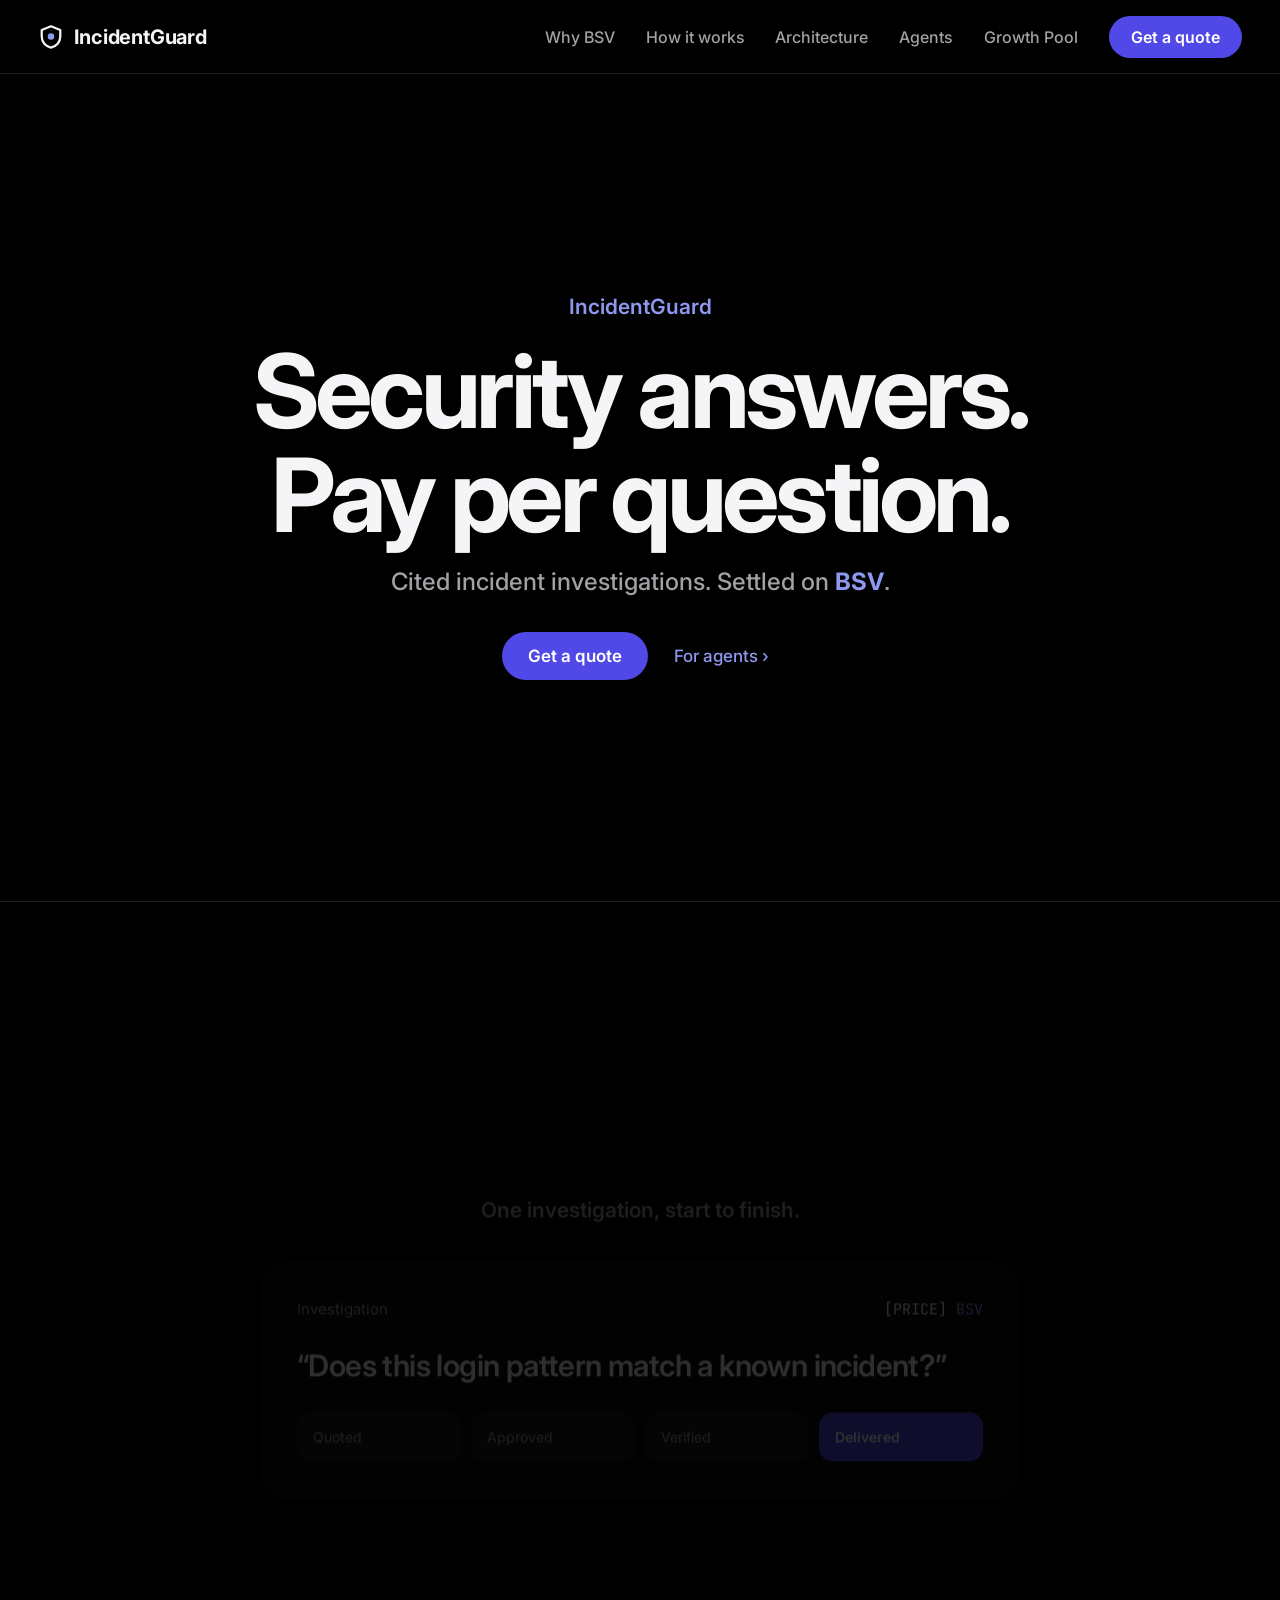
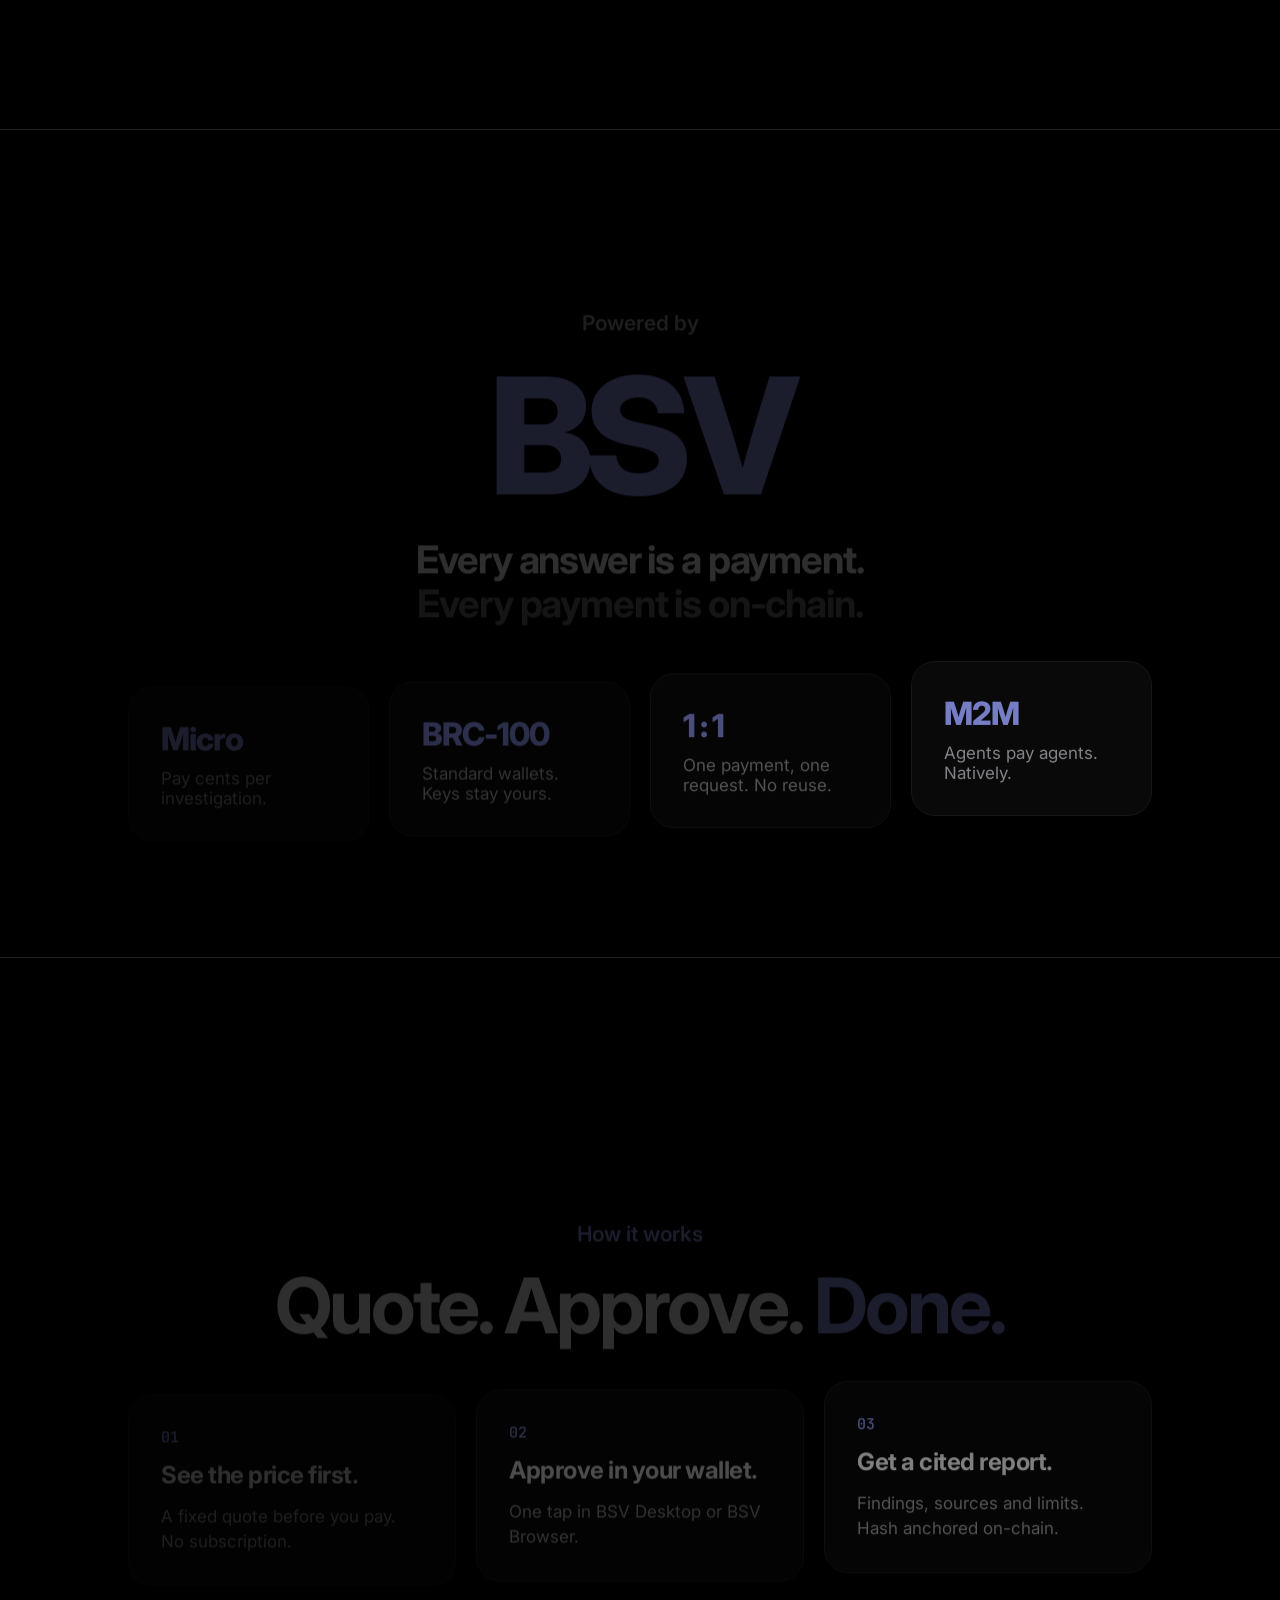
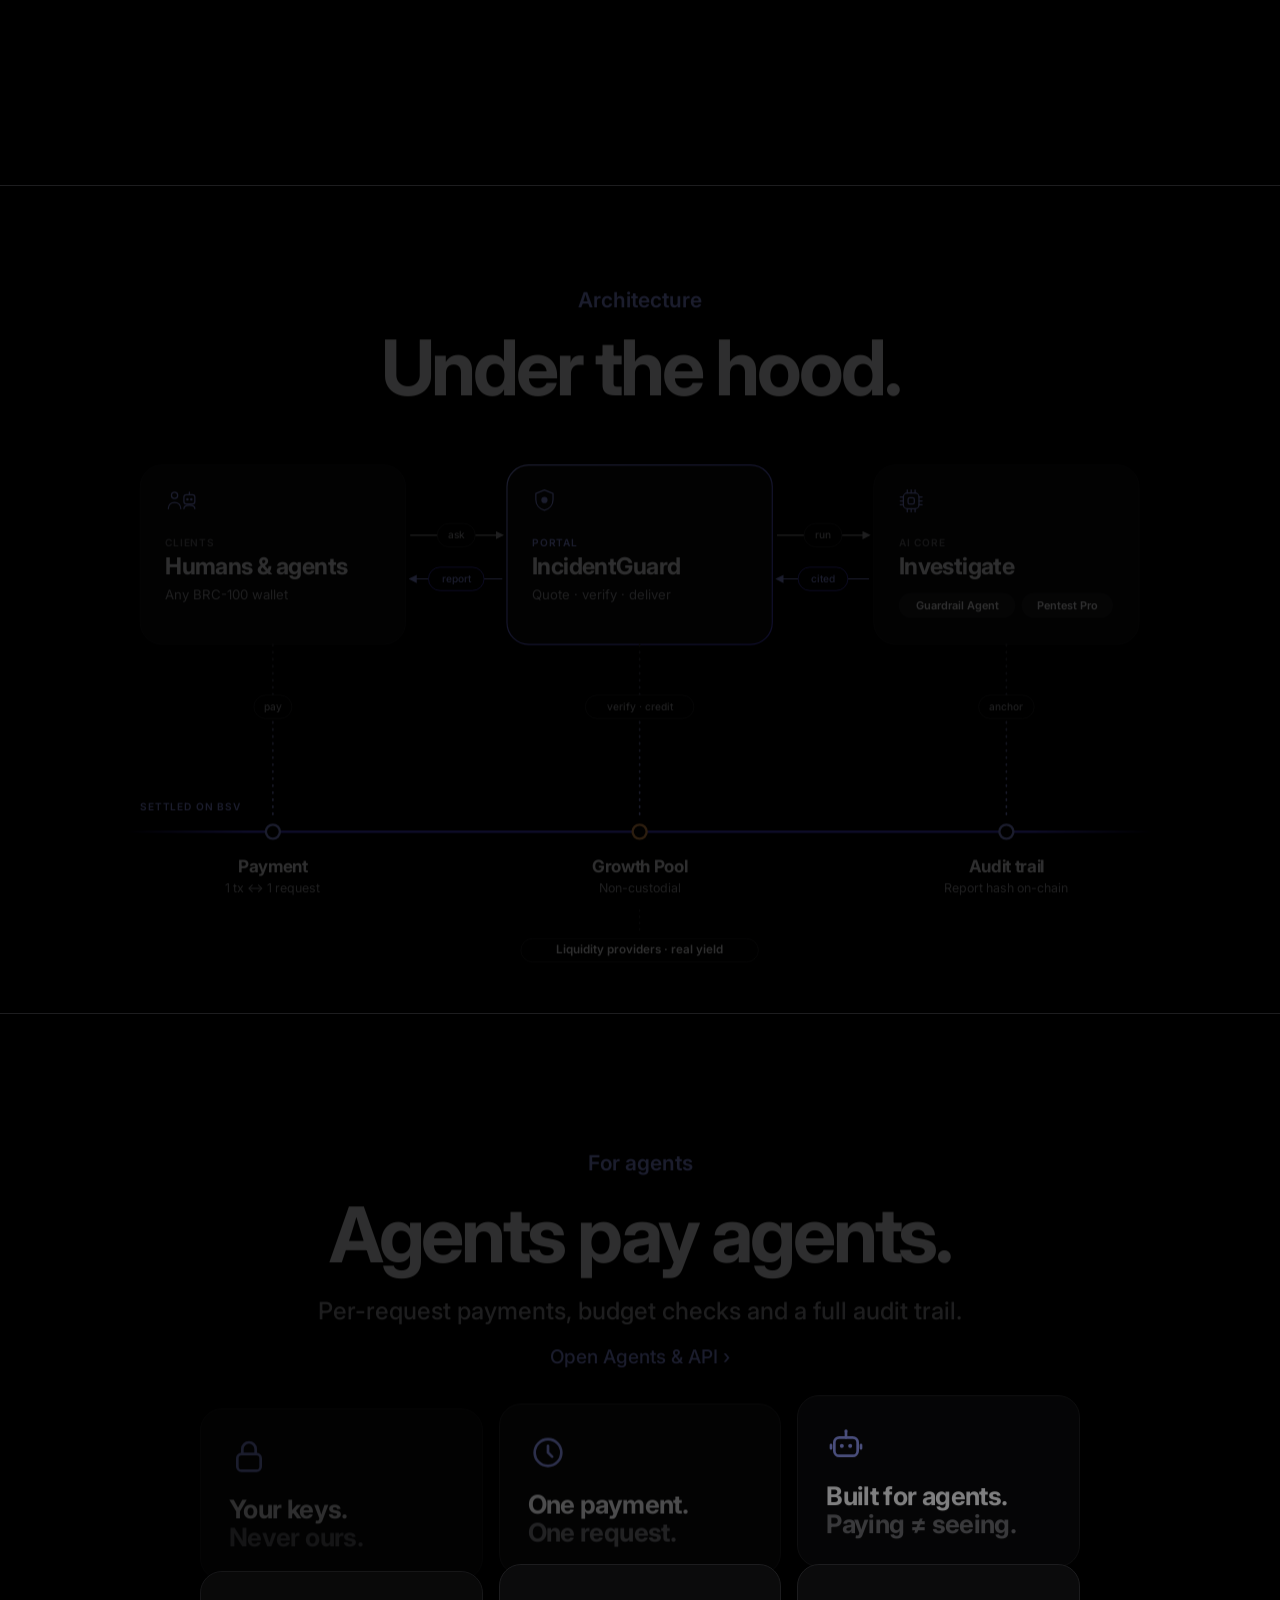
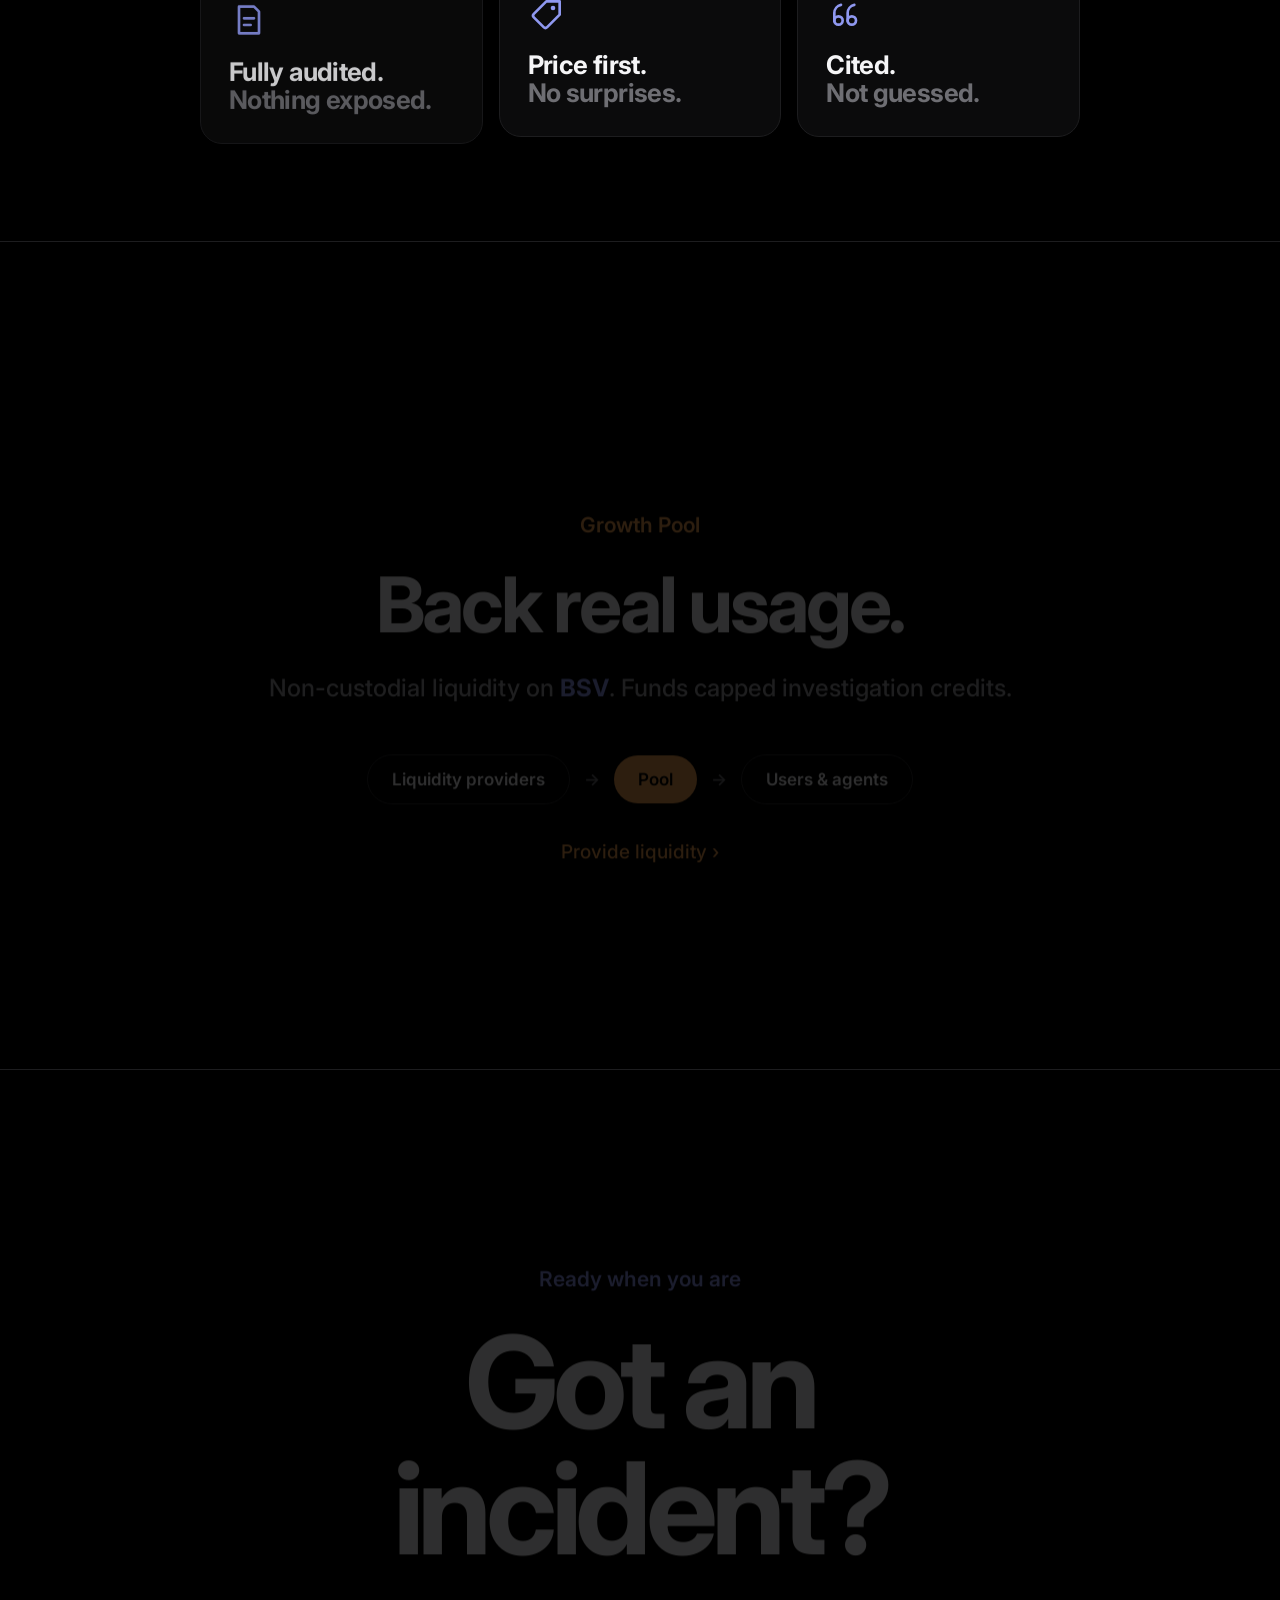
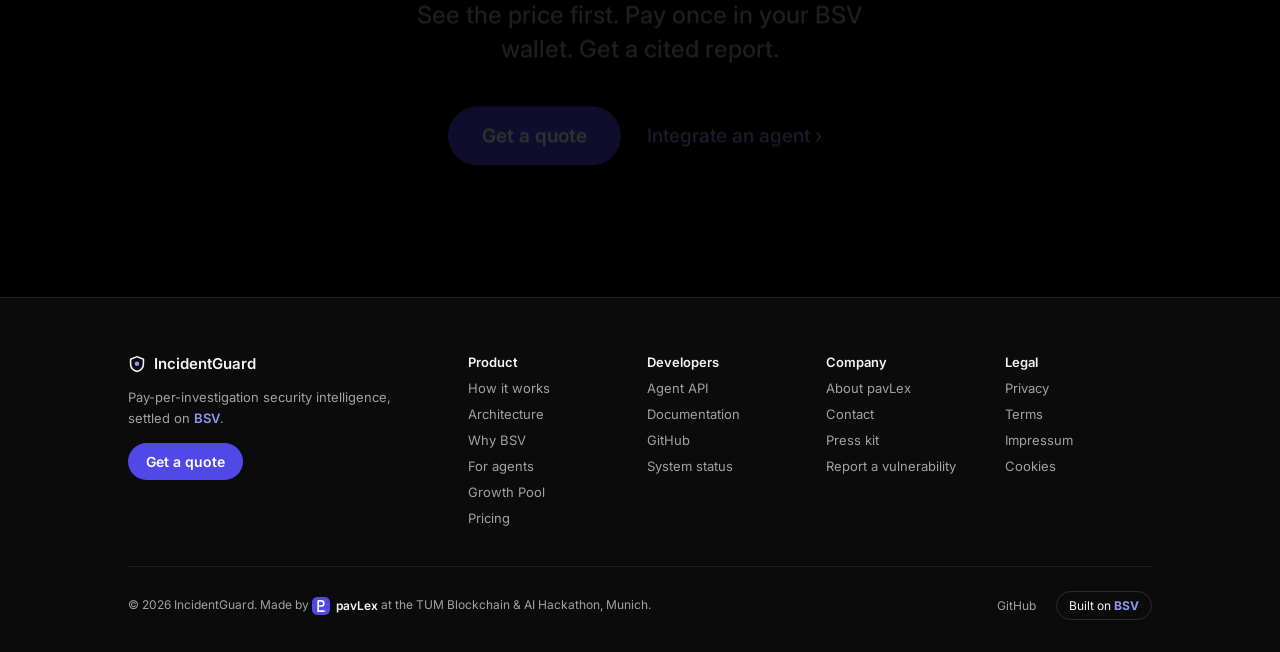
<file: index.html>
<!doctype html>
<html lang="en">
<head>
<meta charset="utf-8">
<title>IncidentGuard</title>
<meta http-equiv="refresh" content="0; url=landing-page/">
<link rel="canonical" href="landing-page/">
</head>
<body><a href="landing-page/">Open the IncidentGuard landing page</a></body>
</html>
</file>
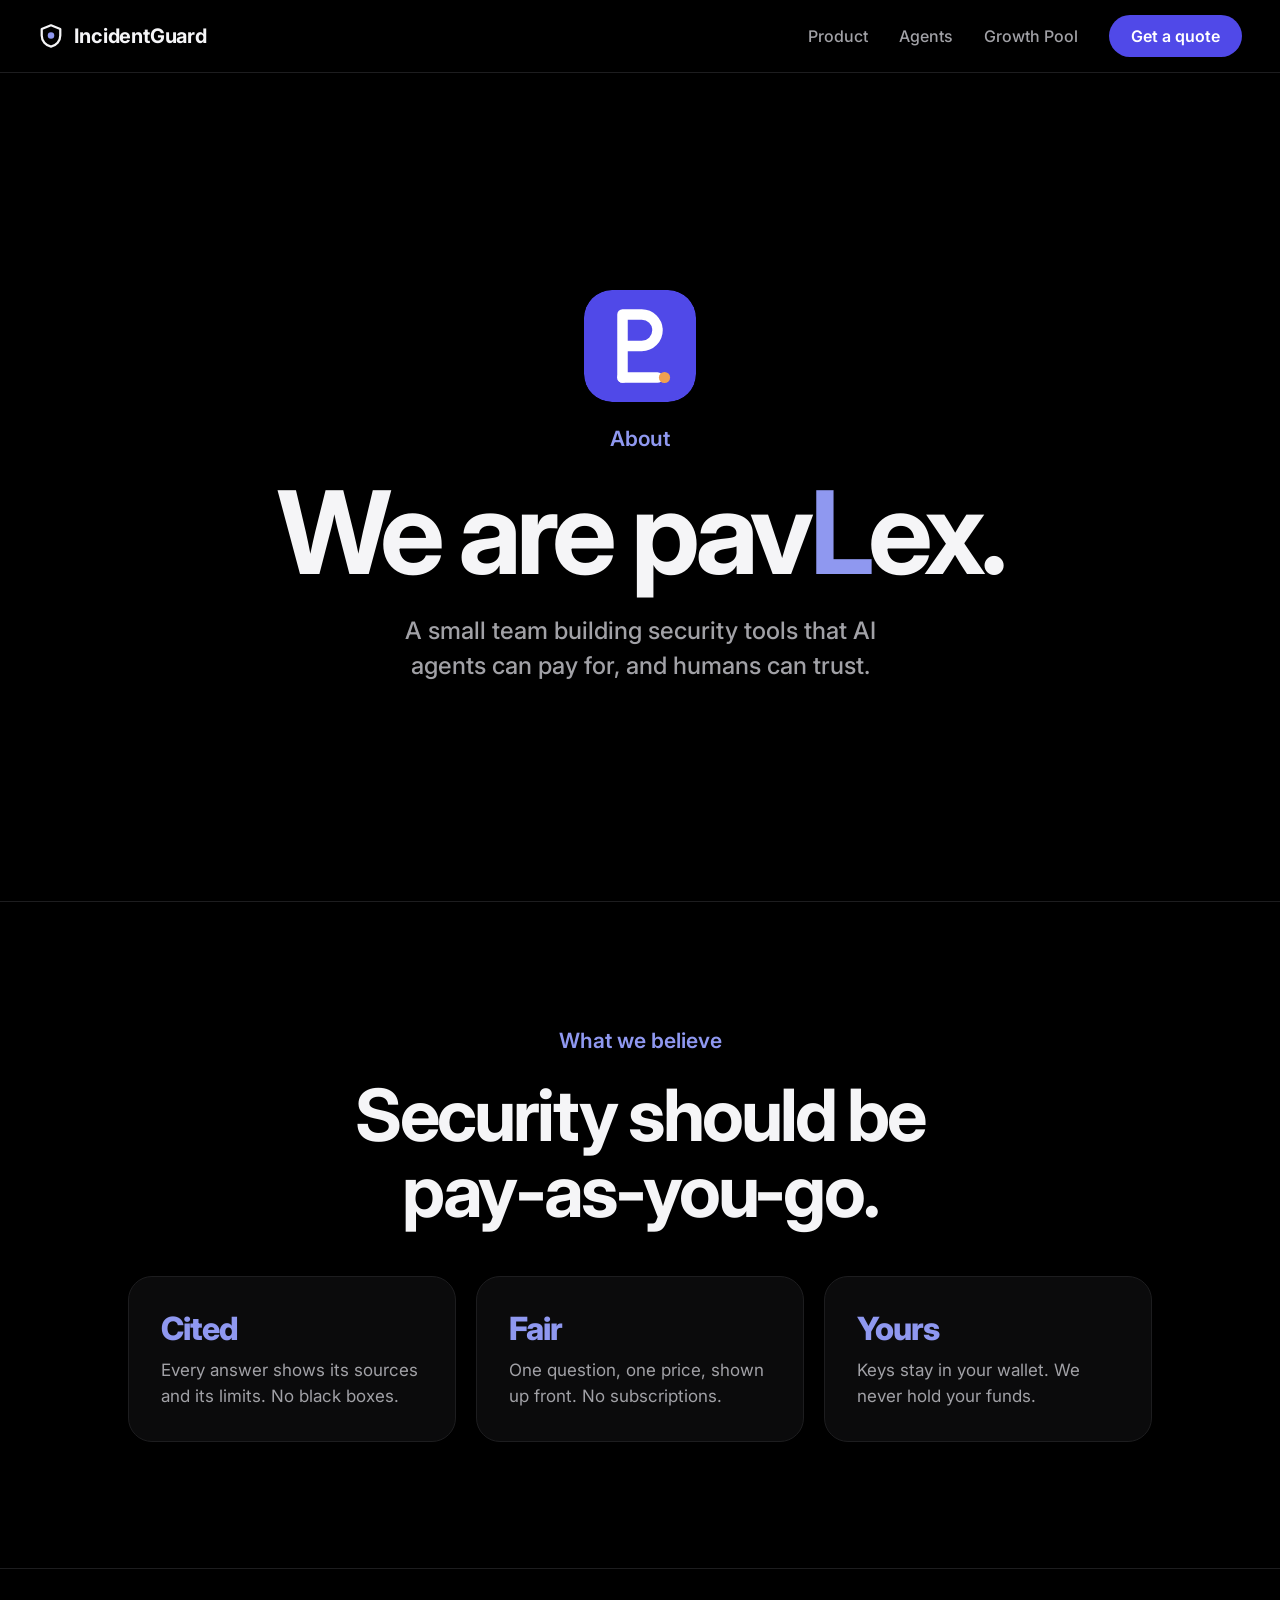
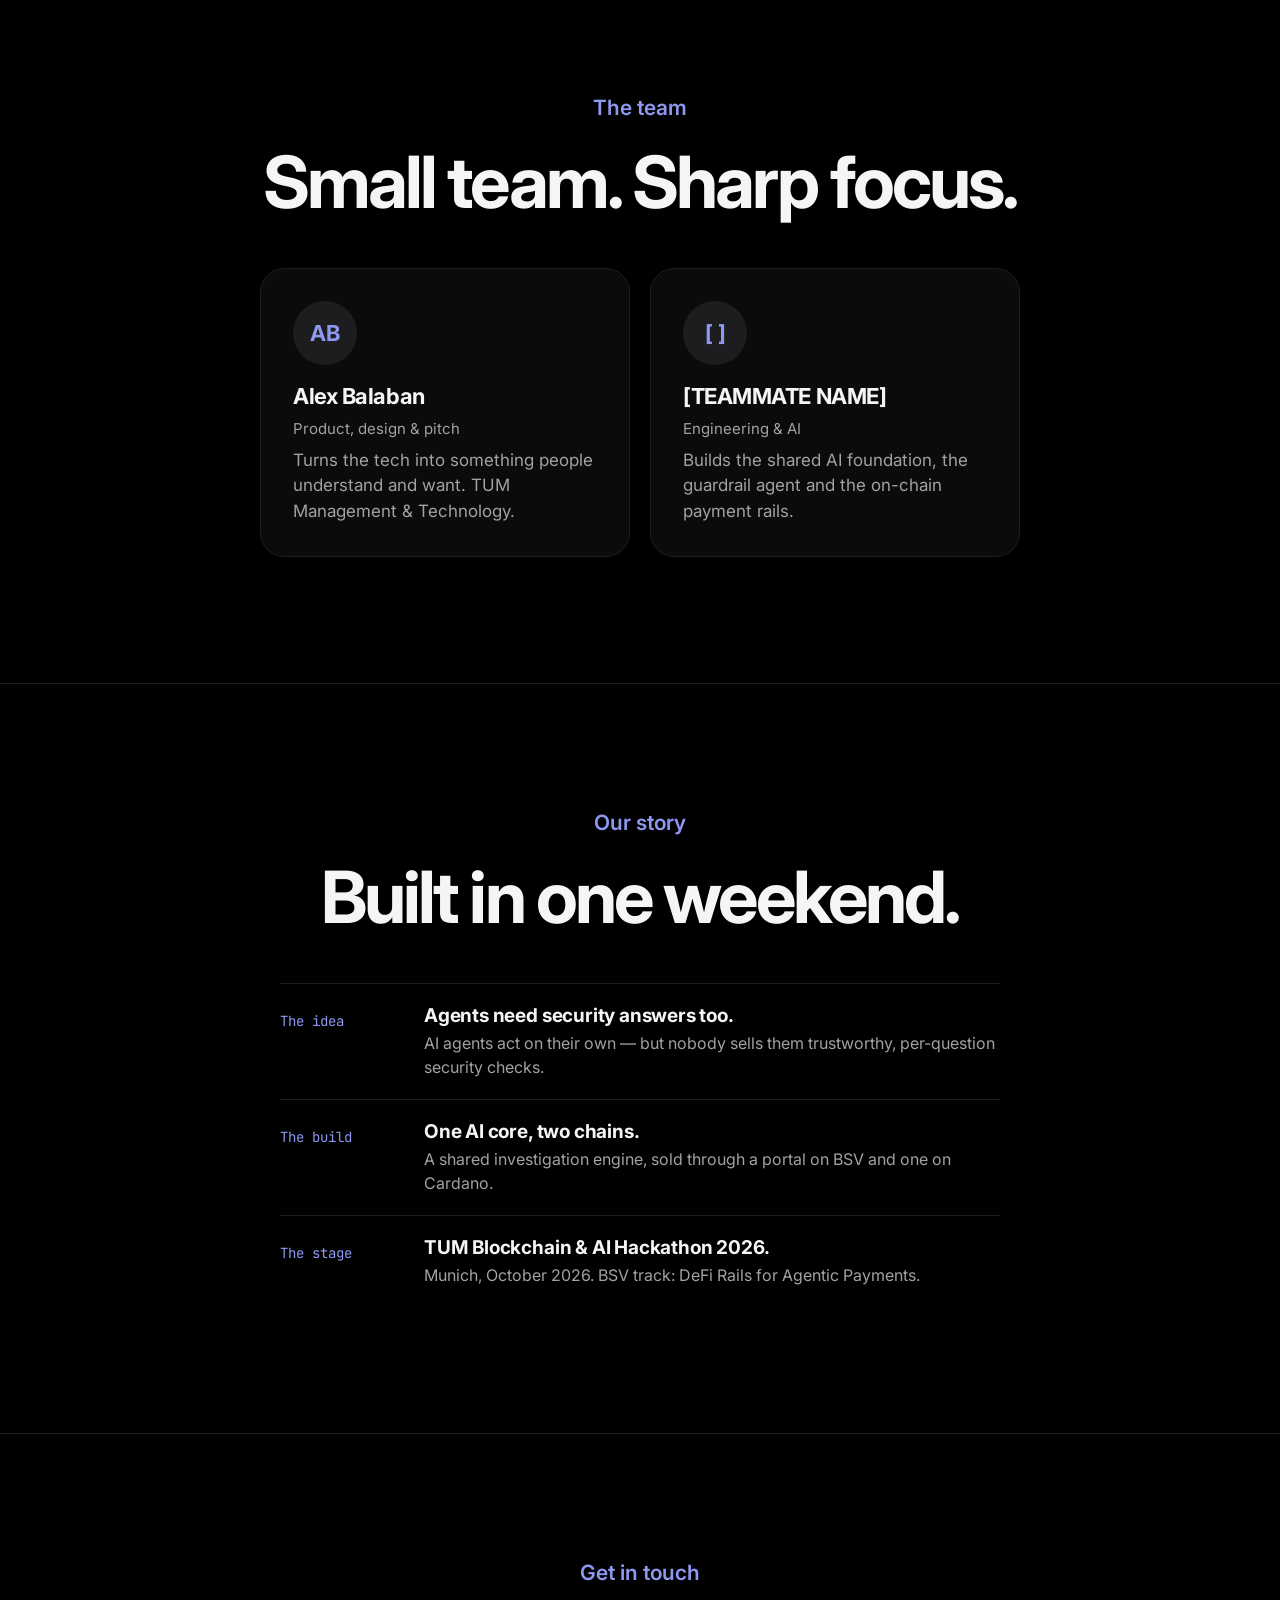
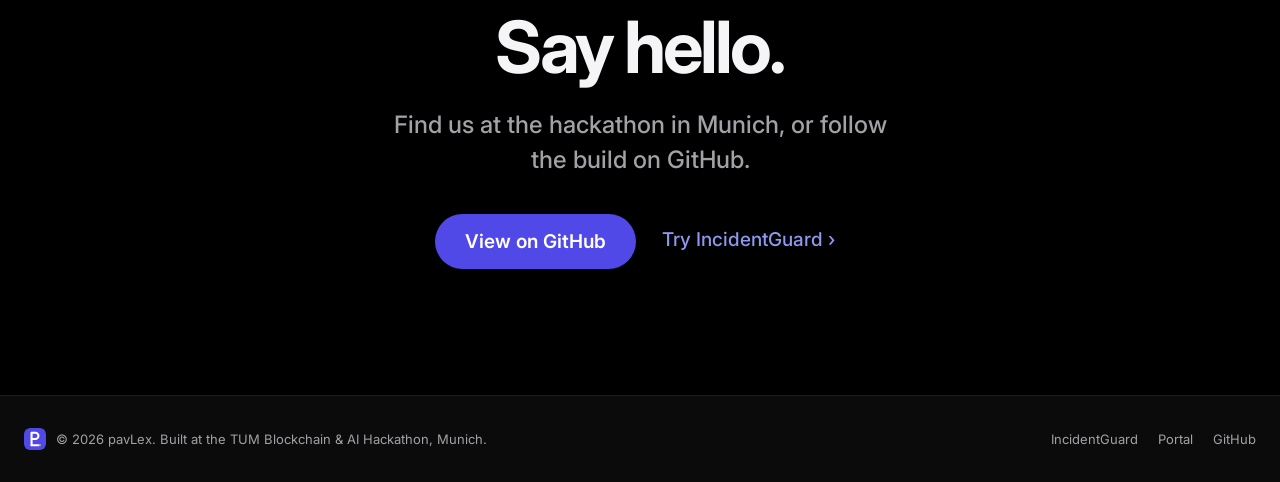
<file: about/index.html>
<!doctype html>
<html lang="en">
<head>
<meta charset="utf-8">
<meta name="viewport" content="width=device-width, initial-scale=1">
<title>About pavLex — the team behind IncidentGuard</title>
<link rel="icon" href="../brand/pavlex-mark.svg" type="image/svg+xml">
<link rel="preconnect" href="https://fonts.googleapis.com">
<link href="https://fonts.googleapis.com/css2?family=Inter:wght@400;500;600;700;800&amp;family=JetBrains+Mono:wght@400;500&amp;display=swap" rel="stylesheet">
<style>
:root{--accent:#5049E8;--accent-text:#8F98F0;--ember:#F0A050;--card:#0B0B0C;--line:#1D1D1F;--line2:#2C2C2E;--text:#F5F5F7;--muted:#A1A1A6;--dim:#6E6E73}
*{box-sizing:border-box}
body{margin:0;background:#000;color:var(--text);font-family:Inter,system-ui,sans-serif;-webkit-font-smoothing:antialiased}
a{color:var(--text)}a:hover{color:#fff}
header.top{position:sticky;top:0;z-index:10;background:rgba(0,0,0,.8);backdrop-filter:saturate(180%) blur(20px);-webkit-backdrop-filter:saturate(180%) blur(20px);border-bottom:1px solid var(--line)}
header.top nav{padding:0 clamp(20px,3vw,48px);min-height:72px;display:flex;align-items:center;justify-content:space-between;gap:16px;flex-wrap:wrap}
.links{display:flex;align-items:center;gap:clamp(18px,2.4vw,36px);font-size:16px;font-weight:500}
.links a{text-decoration:none;color:var(--muted)}.links a:hover{color:var(--text)}
.cta{text-decoration:none;background:var(--accent);color:#fff !important;padding:11px 22px;border-radius:980px;font-weight:600;transition:filter .15s}.cta:hover{filter:brightness(1.15)}
section{padding:clamp(80px,14vh,140px) 24px;display:flex;flex-direction:column;align-items:center;text-align:center;gap:24px}
section+section{border-top:1px solid var(--line)}
.eyebrow{margin:0;font-size:21px;font-weight:600;color:var(--accent-text)}
h1{margin:0;font-size:clamp(56px,9vw,128px);line-height:1;letter-spacing:-.05em;font-weight:700}
h2{margin:0;font-size:clamp(40px,6vw,72px);line-height:1.05;letter-spacing:-.04em;font-weight:700}
.lead{margin:0;max-width:34ch;font-size:clamp(19px,2vw,24px);line-height:1.45;color:var(--muted);font-weight:500}
.grid{width:100%;max-width:1024px;display:grid;grid-template-columns:repeat(auto-fit,minmax(240px,1fr));gap:20px;padding-top:24px;text-align:left}
.card{background:var(--card);border:1px solid var(--line);border-radius:24px;padding:32px;display:flex;flex-direction:column;gap:10px}
.card .big{font-size:32px;font-weight:800;letter-spacing:-.03em;color:var(--accent-text)}
.card p{margin:0;font-size:17px;line-height:1.5;color:var(--muted)}
.avatar{width:64px;height:64px;border-radius:50%;background:var(--line);display:grid;place-items:center;font-size:22px;font-weight:700;color:var(--accent-text);margin-bottom:8px}
.role{font-size:15px;color:var(--muted)}
.name{font-size:22px;font-weight:700;letter-spacing:-.02em}
.timeline{width:100%;max-width:720px;text-align:left;list-style:none;margin:0;padding:24px 0 0;display:flex;flex-direction:column}
.timeline li{display:grid;grid-template-columns:120px 1fr;gap:24px;padding:20px 0;border-top:1px solid var(--line)}
.timeline .when{font-family:'JetBrains Mono',monospace;font-size:14px;color:var(--accent-text);padding-top:3px}
.timeline b{font-size:19px;letter-spacing:-.01em}
.timeline span{display:block;margin-top:4px;color:var(--muted);font-size:16px;line-height:1.5}
.btns{display:flex;flex-wrap:wrap;justify-content:center;gap:16px;padding-top:12px}
.ghost{text-decoration:none;color:var(--accent-text);padding:14px 10px;font-weight:500;font-size:19px}
footer{border-top:1px solid var(--line);background:var(--card);padding:32px 24px;display:flex;flex-wrap:wrap;justify-content:space-between;align-items:center;gap:16px;font-size:13px;color:var(--muted);max-width:none}
footer a{color:var(--muted);text-decoration:none}footer a:hover{color:var(--text)}
.reveal{animation:rise .9s cubic-bezier(.2,.7,.2,1) both}
@keyframes rise{from{opacity:0;transform:translateY(30px)}to{opacity:1;transform:none}}
@media (prefers-reduced-motion:reduce){.reveal{animation:none}}
@media (max-width:560px){.timeline li{grid-template-columns:1fr;gap:6px}.links a:not(.cta){display:none}}
</style>
</head>
<body>

<header class="top">
<nav aria-label="Main">
<a href="../landing-page/" style="display:flex;align-items:center;gap:10px;text-decoration:none;font-weight:700;font-size:20px;letter-spacing:-.01em">
<svg width="26" height="26" viewBox="0 0 28 28" fill="none" aria-hidden="true"><path d="M14 2.5 4 6.5v7c0 6 4.3 10.6 10 12 5.7-1.4 10-6 10-12v-7L14 2.5Z" stroke="#F5F5F7" stroke-width="2.4" stroke-linejoin="round"/><circle cx="14" cy="13.5" r="3.5" fill="#8F98F0"/></svg>
IncidentGuard
</a>
<div class="links">
<a href="../landing-page/">Product</a>
<a href="../portal/agents.html">Agents</a>
<a href="../portal/pool.html">Growth Pool</a>
<a class="cta" href="../portal/">Get a quote</a>
</div>
</nav>
</header>

<main>

<section class="reveal" style="min-height:calc(100vh - 72px);justify-content:center">
<img src="../brand/pavlex-mark.svg" width="112" height="112" alt="" style="border-radius:28px">
<p class="eyebrow">About</p>
<h1>We are pav<span style="color:var(--accent-text)">L</span>ex.</h1>
<p class="lead">A small team building security tools that AI agents can pay for, and humans can trust.</p>
</section>

<section>
<p class="eyebrow">What we believe</p>
<h2>Security should be<br>pay-as-you-go.</h2>
<div class="grid">
<div class="card"><span class="big">Cited</span><p>Every answer shows its sources and its limits. No black boxes.</p></div>
<div class="card"><span class="big">Fair</span><p>One question, one price, shown up front. No subscriptions.</p></div>
<div class="card"><span class="big">Yours</span><p>Keys stay in your wallet. We never hold your funds.</p></div>
</div>
</section>

<section>
<p class="eyebrow">The team</p>
<h2>Small team. Sharp focus.</h2>
<div class="grid" style="max-width:760px">
<div class="card"><span class="avatar">AB</span><span class="name">Alex Balaban</span><span class="role">Product, design &amp; pitch</span><p>Turns the tech into something people understand and want. TUM Management &amp; Technology.</p></div>
<div class="card"><span class="avatar">[ ]</span><span class="name">[TEAMMATE NAME]</span><span class="role">Engineering &amp; AI</span><p>Builds the shared AI foundation, the guardrail agent and the on-chain payment rails.</p></div>
</div>
</section>

<section>
<p class="eyebrow">Our story</p>
<h2>Built in one weekend.</h2>
<ol class="timeline">
<li><span class="when">The idea</span><div><b>Agents need security answers too.</b><span>AI agents act on their own — but nobody sells them trustworthy, per-question security checks.</span></div></li>
<li><span class="when">The build</span><div><b>One AI core, two chains.</b><span>A shared investigation engine, sold through a portal on BSV and one on Cardano.</span></div></li>
<li><span class="when">The stage</span><div><b>TUM Blockchain &amp; AI Hackathon 2026.</b><span>Munich, October 2026. BSV track: DeFi Rails for Agentic Payments.</span></div></li>
</ol>
</section>

<section id="contact">
<p class="eyebrow">Get in touch</p>
<h2>Say hello.</h2>
<p class="lead">Find us at the hackathon in Munich, or follow the build on GitHub.</p>
<div class="btns">
<a class="cta" href="https://github.com/alexandru-balaban/BSV_TRACK" style="padding:16px 30px;font-size:19px">View on GitHub</a>
<a class="ghost" href="../portal/">Try IncidentGuard ›</a>
</div>
</section>

</main>

<footer>
<span style="display:flex;align-items:center;gap:10px"><img src="../brand/pavlex-mark.svg" width="22" height="22" alt="" style="border-radius:6px">© 2026 pavLex. Built at the TUM Blockchain &amp; AI Hackathon, Munich.</span>
<span style="display:flex;gap:20px"><a href="../landing-page/">IncidentGuard</a><a href="../portal/">Portal</a><a href="https://github.com/alexandru-balaban/BSV_TRACK">GitHub</a></span>
</footer>

</body>
</html>
</file>
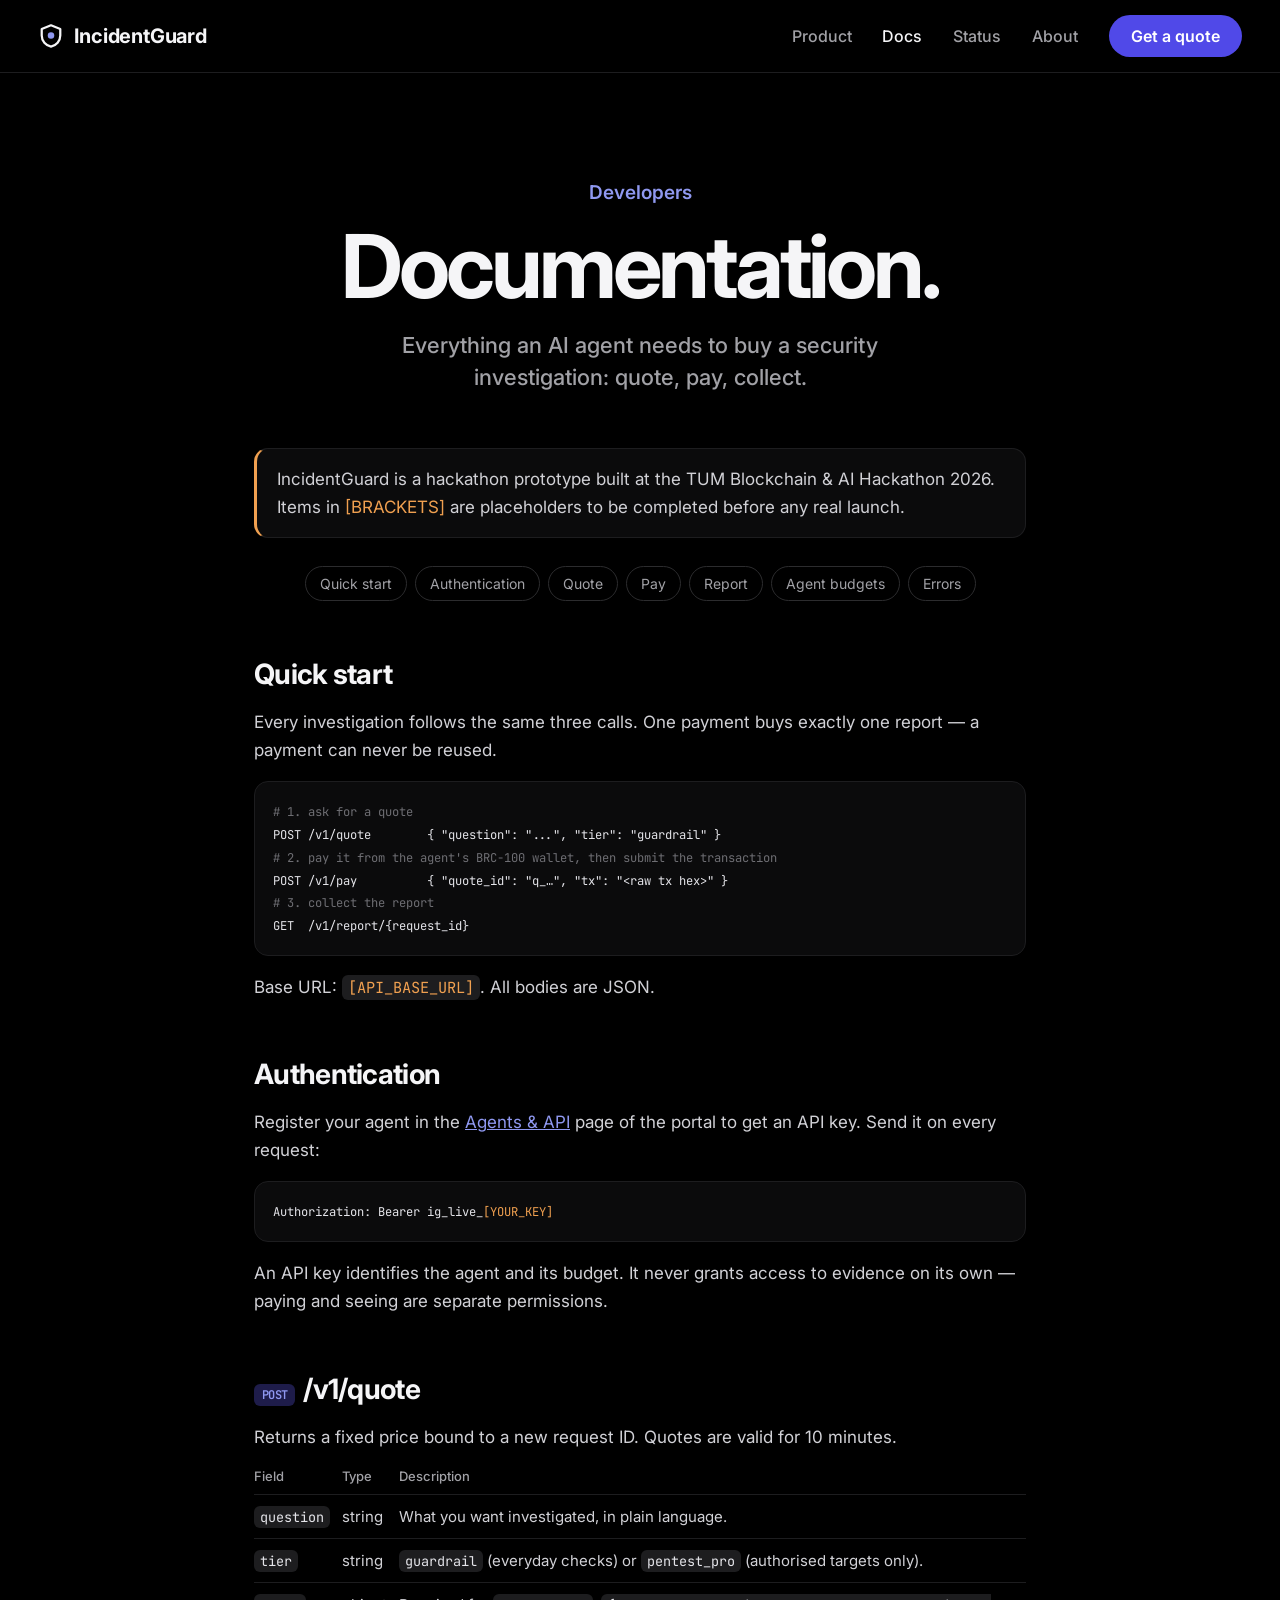
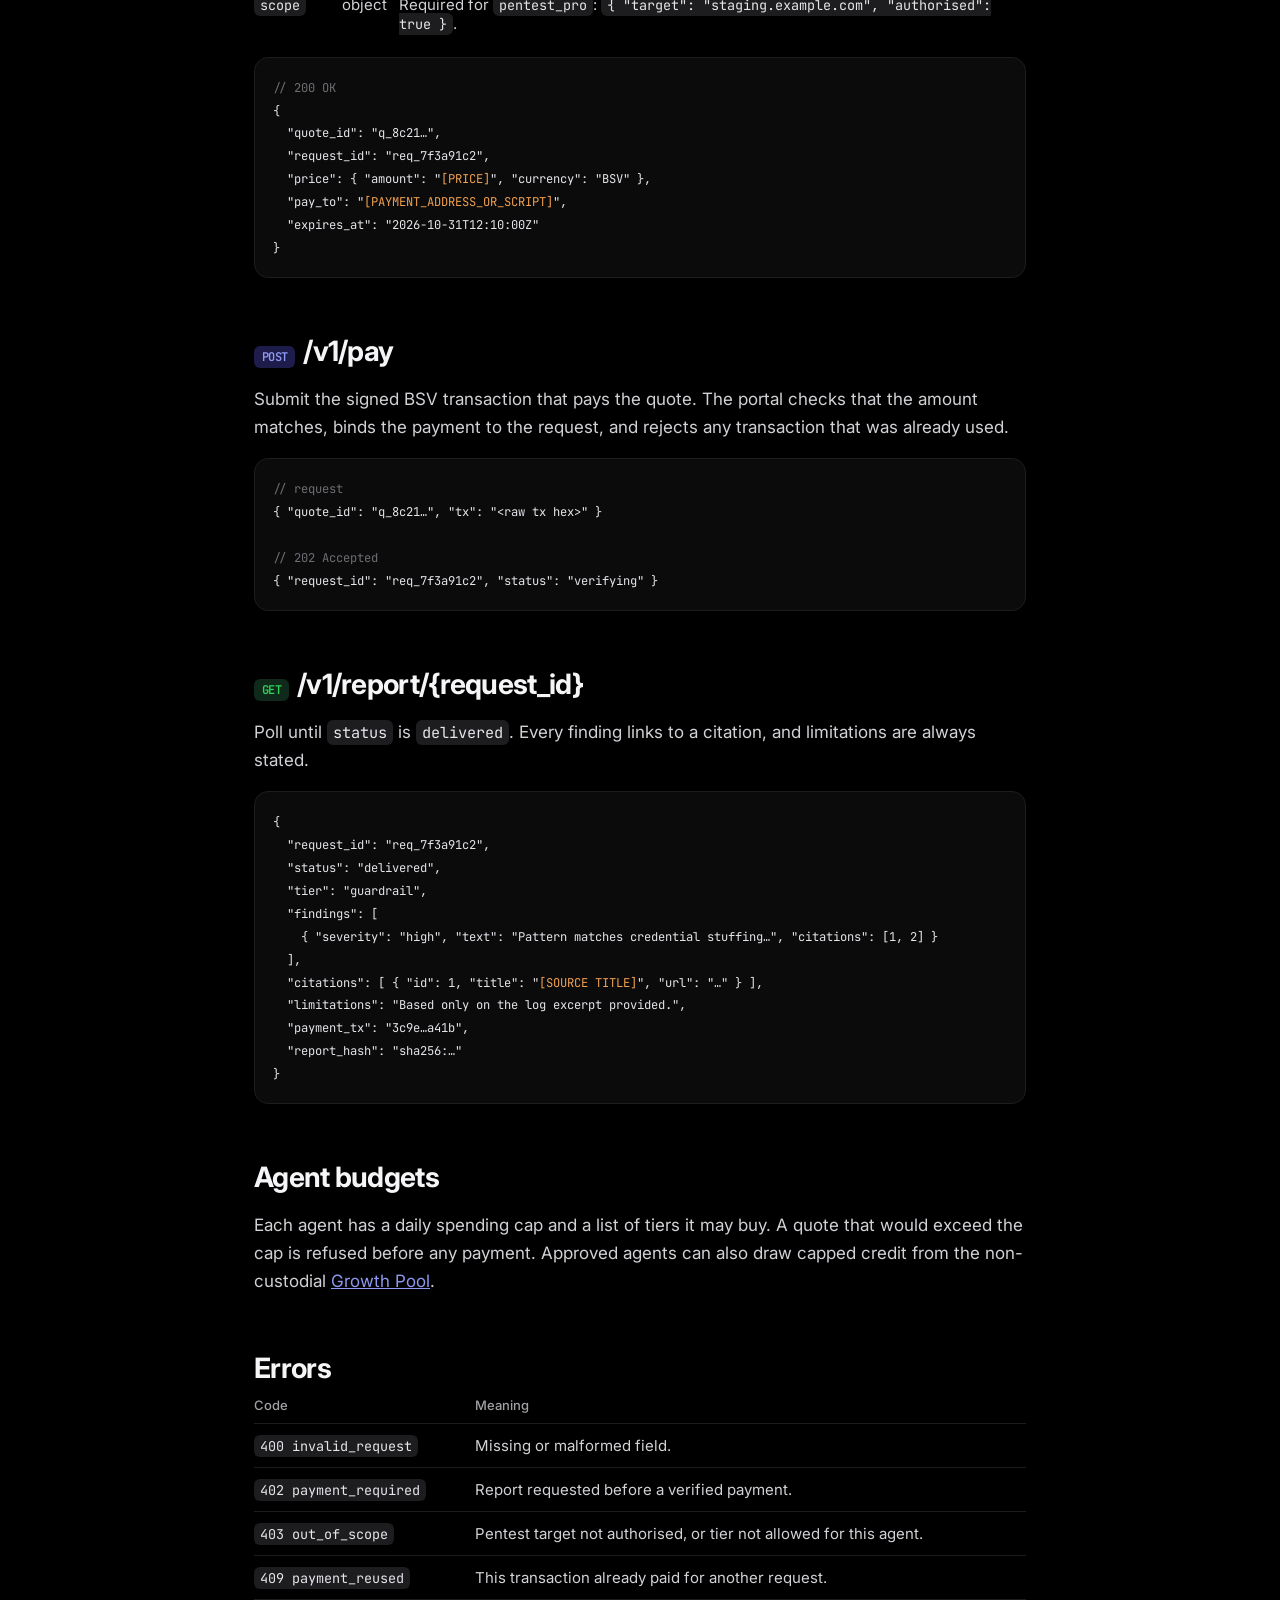
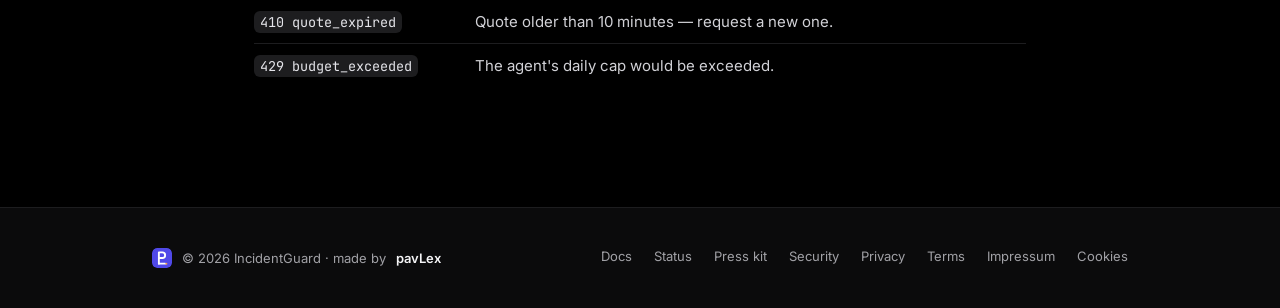
<file: docs/index.html>
<!doctype html>
<html lang="en">
<head>
<meta charset="utf-8">
<meta name="viewport" content="width=device-width, initial-scale=1">
<title>Documentation — IncidentGuard</title>
<link rel="icon" href="../brand/pavlex-mark.svg" type="image/svg+xml">
<link rel="preconnect" href="https://fonts.googleapis.com">
<link href="https://fonts.googleapis.com/css2?family=Inter:wght@400;500;600;700&amp;family=JetBrains+Mono:wght@400;500&amp;display=swap" rel="stylesheet">
<link rel="stylesheet" href="../assets/site.css">
</head>
<body>
<header class="top"><nav aria-label="Main">
<a class="brand" href="../landing-page/"><svg width="26" height="26" viewBox="0 0 28 28" fill="none" aria-hidden="true"><path d="M14 2.5 4 6.5v7c0 6 4.3 10.6 10 12 5.7-1.4 10-6 10-12v-7L14 2.5Z" stroke="#F5F5F7" stroke-width="2.4" stroke-linejoin="round"/><circle cx="14" cy="13.5" r="3.5" fill="#8F98F0"/></svg>IncidentGuard</a>
<div class="links"><a href="../landing-page/">Product</a><a href="../docs/" aria-current="page">Docs</a><a href="../status/">Status</a><a href="../about/">About</a><a class="cta" href="../portal/">Get a quote</a></div>
</nav></header>
<main>
<section class="hero"><p class="eyebrow">Developers</p><h1>Documentation.</h1><p class="lead">Everything an AI agent needs to buy a security investigation: quote, pay, collect.</p></section>
<div class="wrap prose">
<p class="note">IncidentGuard is a hackathon prototype built at the TUM Blockchain &amp; AI Hackathon 2026. Items in <span class="ph">[BRACKETS]</span> are placeholders to be completed before any real launch.</p>
<div class="toc" style="margin-top:28px"><a href="#quickstart">Quick start</a><a href="#auth">Authentication</a><a href="#quote">Quote</a><a href="#pay">Pay</a><a href="#report">Report</a><a href="#budgets">Agent budgets</a><a href="#errors">Errors</a></div>

<h2 id="quickstart">Quick start</h2>
<p>Every investigation follows the same three calls. One payment buys exactly one report — a payment can never be reused.</p>
<pre><code><span class="k"># 1. ask for a quote</span>
POST /v1/quote        { "question": "...", "tier": "guardrail" }
<span class="k"># 2. pay it from the agent's BRC-100 wallet, then submit the transaction</span>
POST /v1/pay          { "quote_id": "q_…", "tx": "&lt;raw tx hex&gt;" }
<span class="k"># 3. collect the report</span>
GET  /v1/report/{request_id}</code></pre>
<p>Base URL: <code><span class="ph">[API_BASE_URL]</span></code>. All bodies are JSON.</p>

<h2 id="auth">Authentication</h2>
<p>Register your agent in the <a href="../portal/agents.html">Agents &amp; API</a> page of the portal to get an API key. Send it on every request:</p>
<pre><code>Authorization: Bearer ig_live_<span class="ph">[YOUR_KEY]</span></code></pre>
<p>An API key identifies the agent and its budget. It never grants access to evidence on its own — paying and seeing are separate permissions.</p>

<h2 id="quote"><span class="method post">POST</span>/v1/quote</h2>
<p>Returns a fixed price bound to a new request ID. Quotes are valid for 10 minutes.</p>
<table><thead><tr><th>Field</th><th>Type</th><th>Description</th></tr></thead><tbody>
<tr><td><code>question</code></td><td>string</td><td>What you want investigated, in plain language.</td></tr>
<tr><td><code>tier</code></td><td>string</td><td><code>guardrail</code> (everyday checks) or <code>pentest_pro</code> (authorised targets only).</td></tr>
<tr><td><code>scope</code></td><td>object</td><td>Required for <code>pentest_pro</code>: <code>{ "target": "staging.example.com", "authorised": true }</code>.</td></tr>
</tbody></table>
<pre><code><span class="k">// 200 OK</span>
{
  "quote_id": "q_8c21…",
  "request_id": "req_7f3a91c2",
  "price": { "amount": "<span class="ph">[PRICE]</span>", "currency": "BSV" },
  "pay_to": "<span class="ph">[PAYMENT_ADDRESS_OR_SCRIPT]</span>",
  "expires_at": "2026-10-31T12:10:00Z"
}</code></pre>

<h2 id="pay"><span class="method post">POST</span>/v1/pay</h2>
<p>Submit the signed BSV transaction that pays the quote. The portal checks that the amount matches, binds the payment to the request, and rejects any transaction that was already used.</p>
<pre><code><span class="k">// request</span>
{ "quote_id": "q_8c21…", "tx": "&lt;raw tx hex&gt;" }

<span class="k">// 202 Accepted</span>
{ "request_id": "req_7f3a91c2", "status": "verifying" }</code></pre>

<h2 id="report"><span class="method get">GET</span>/v1/report/{request_id}</h2>
<p>Poll until <code>status</code> is <code>delivered</code>. Every finding links to a citation, and limitations are always stated.</p>
<pre><code>{
  "request_id": "req_7f3a91c2",
  "status": "delivered",
  "tier": "guardrail",
  "findings": [
    { "severity": "high", "text": "Pattern matches credential stuffing…", "citations": [1, 2] }
  ],
  "citations": [ { "id": 1, "title": "<span class="ph">[SOURCE TITLE]</span>", "url": "…" } ],
  "limitations": "Based only on the log excerpt provided.",
  "payment_tx": "3c9e…a41b",
  "report_hash": "sha256:…"
}</code></pre>

<h2 id="budgets">Agent budgets</h2>
<p>Each agent has a daily spending cap and a list of tiers it may buy. A quote that would exceed the cap is refused before any payment. Approved agents can also draw capped credit from the non-custodial <a href="../portal/pool.html">Growth Pool</a>.</p>

<h2 id="errors">Errors</h2>
<table><thead><tr><th>Code</th><th>Meaning</th></tr></thead><tbody>
<tr><td><code>400 invalid_request</code></td><td>Missing or malformed field.</td></tr>
<tr><td><code>402 payment_required</code></td><td>Report requested before a verified payment.</td></tr>
<tr><td><code>403 out_of_scope</code></td><td>Pentest target not authorised, or tier not allowed for this agent.</td></tr>
<tr><td><code>409 payment_reused</code></td><td>This transaction already paid for another request.</td></tr>
<tr><td><code>410 quote_expired</code></td><td>Quote older than 10 minutes — request a new one.</td></tr>
<tr><td><code>429 budget_exceeded</code></td><td>The agent's daily cap would be exceeded.</td></tr>
</tbody></table>

</div>
</main>
<footer><div class="in">
<span style="display:flex;align-items:center;gap:10px"><img src="../brand/pavlex-mark.svg" width="20" height="20" alt="" style="border-radius:5px">© 2026 IncidentGuard · made by <a href="../about/" style="color:var(--text);font-weight:600">pavLex</a></span>
<nav aria-label="Footer"><a href="../docs/" aria-current="page">Docs</a><a href="../status/">Status</a><a href="../press/">Press kit</a><a href="../security/">Security</a><a href="../legal/privacy.html">Privacy</a><a href="../legal/terms.html">Terms</a><a href="../legal/impressum.html">Impressum</a><a href="../legal/cookies.html">Cookies</a></nav>
</div></footer>
</body>
</html>
</file>
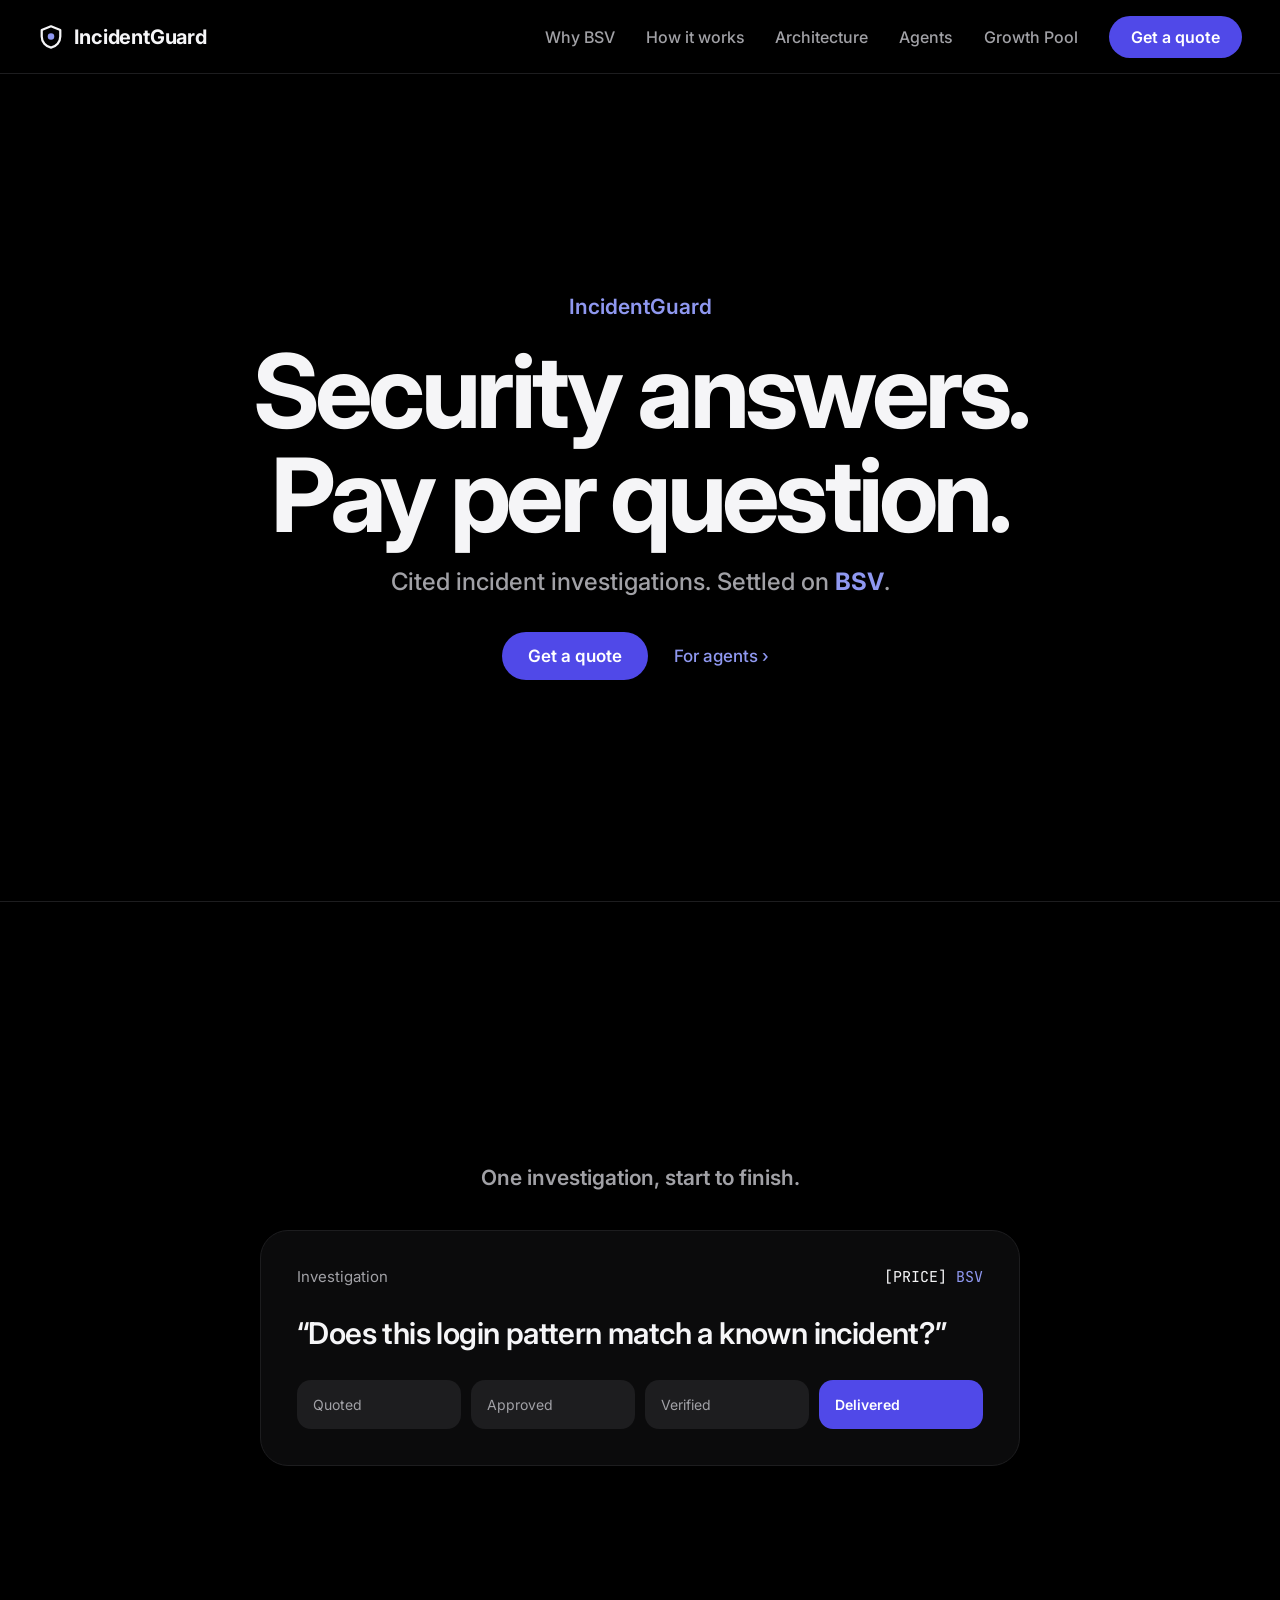
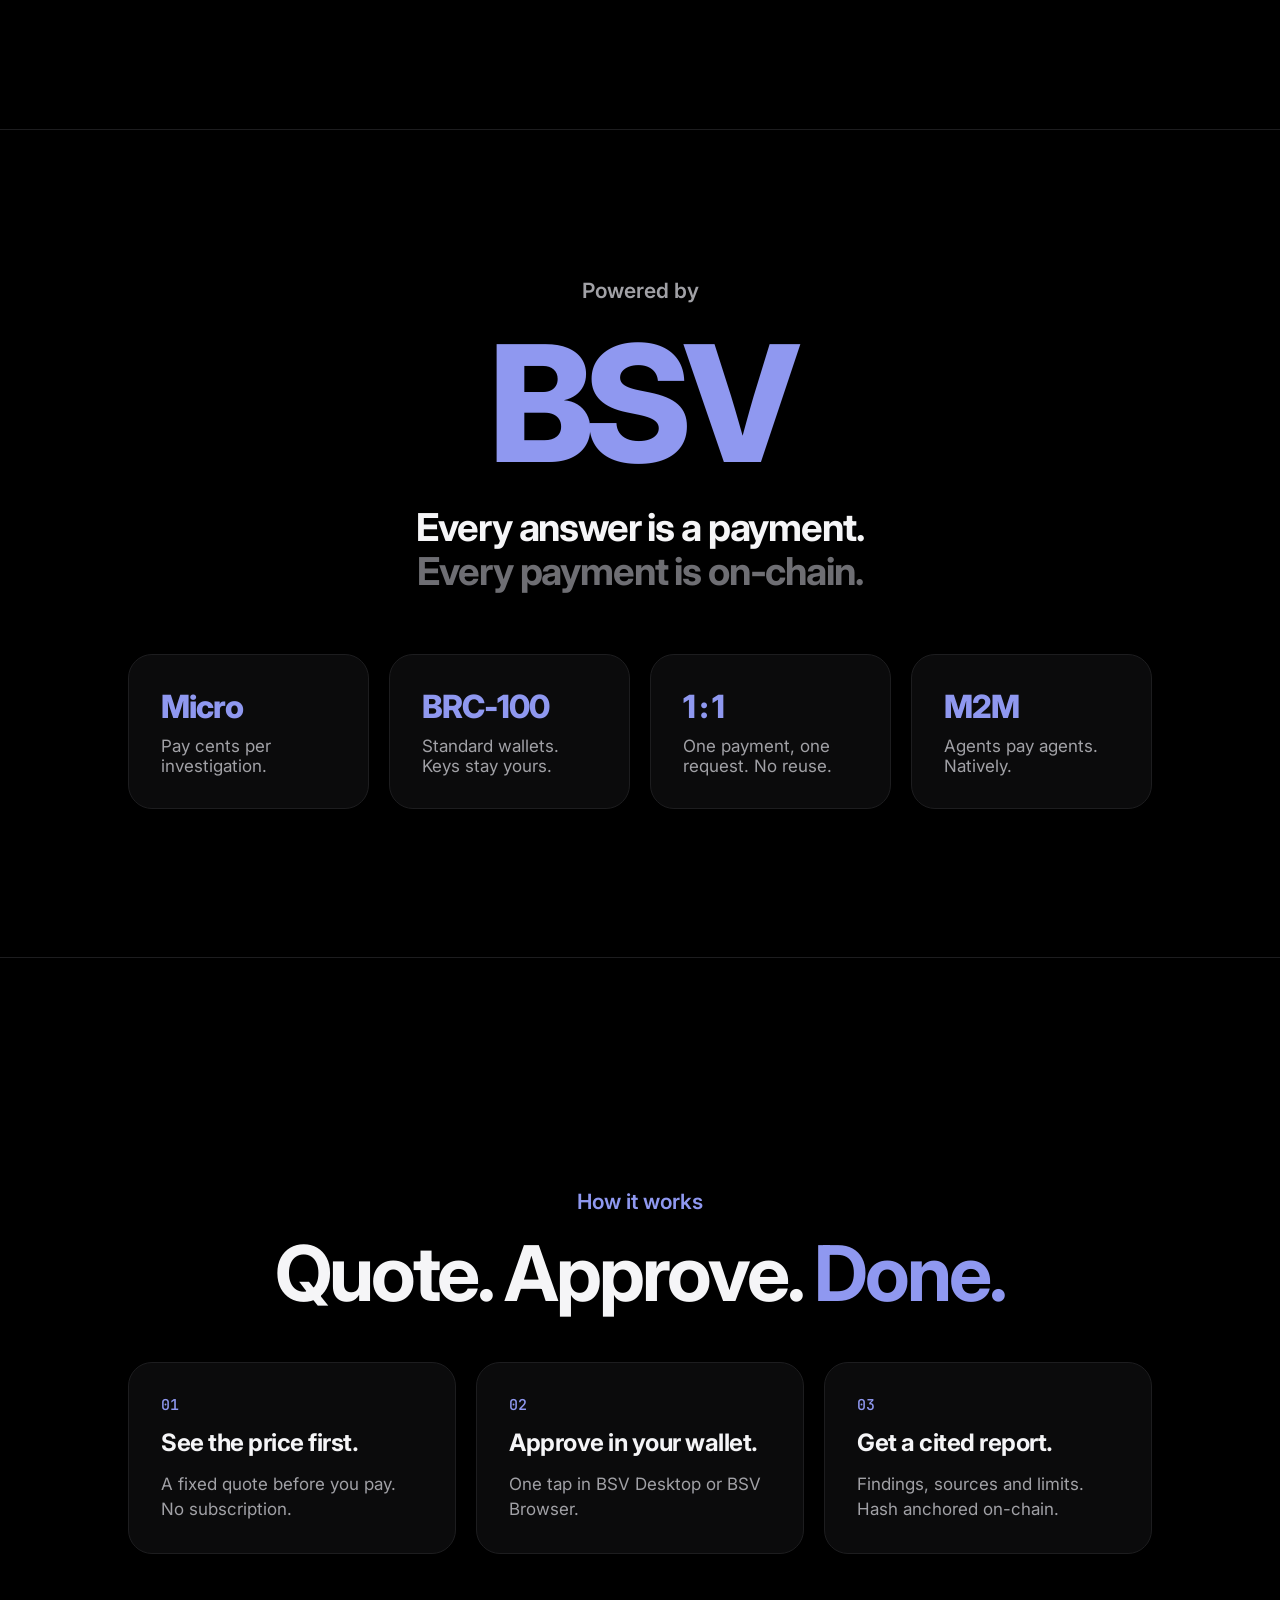
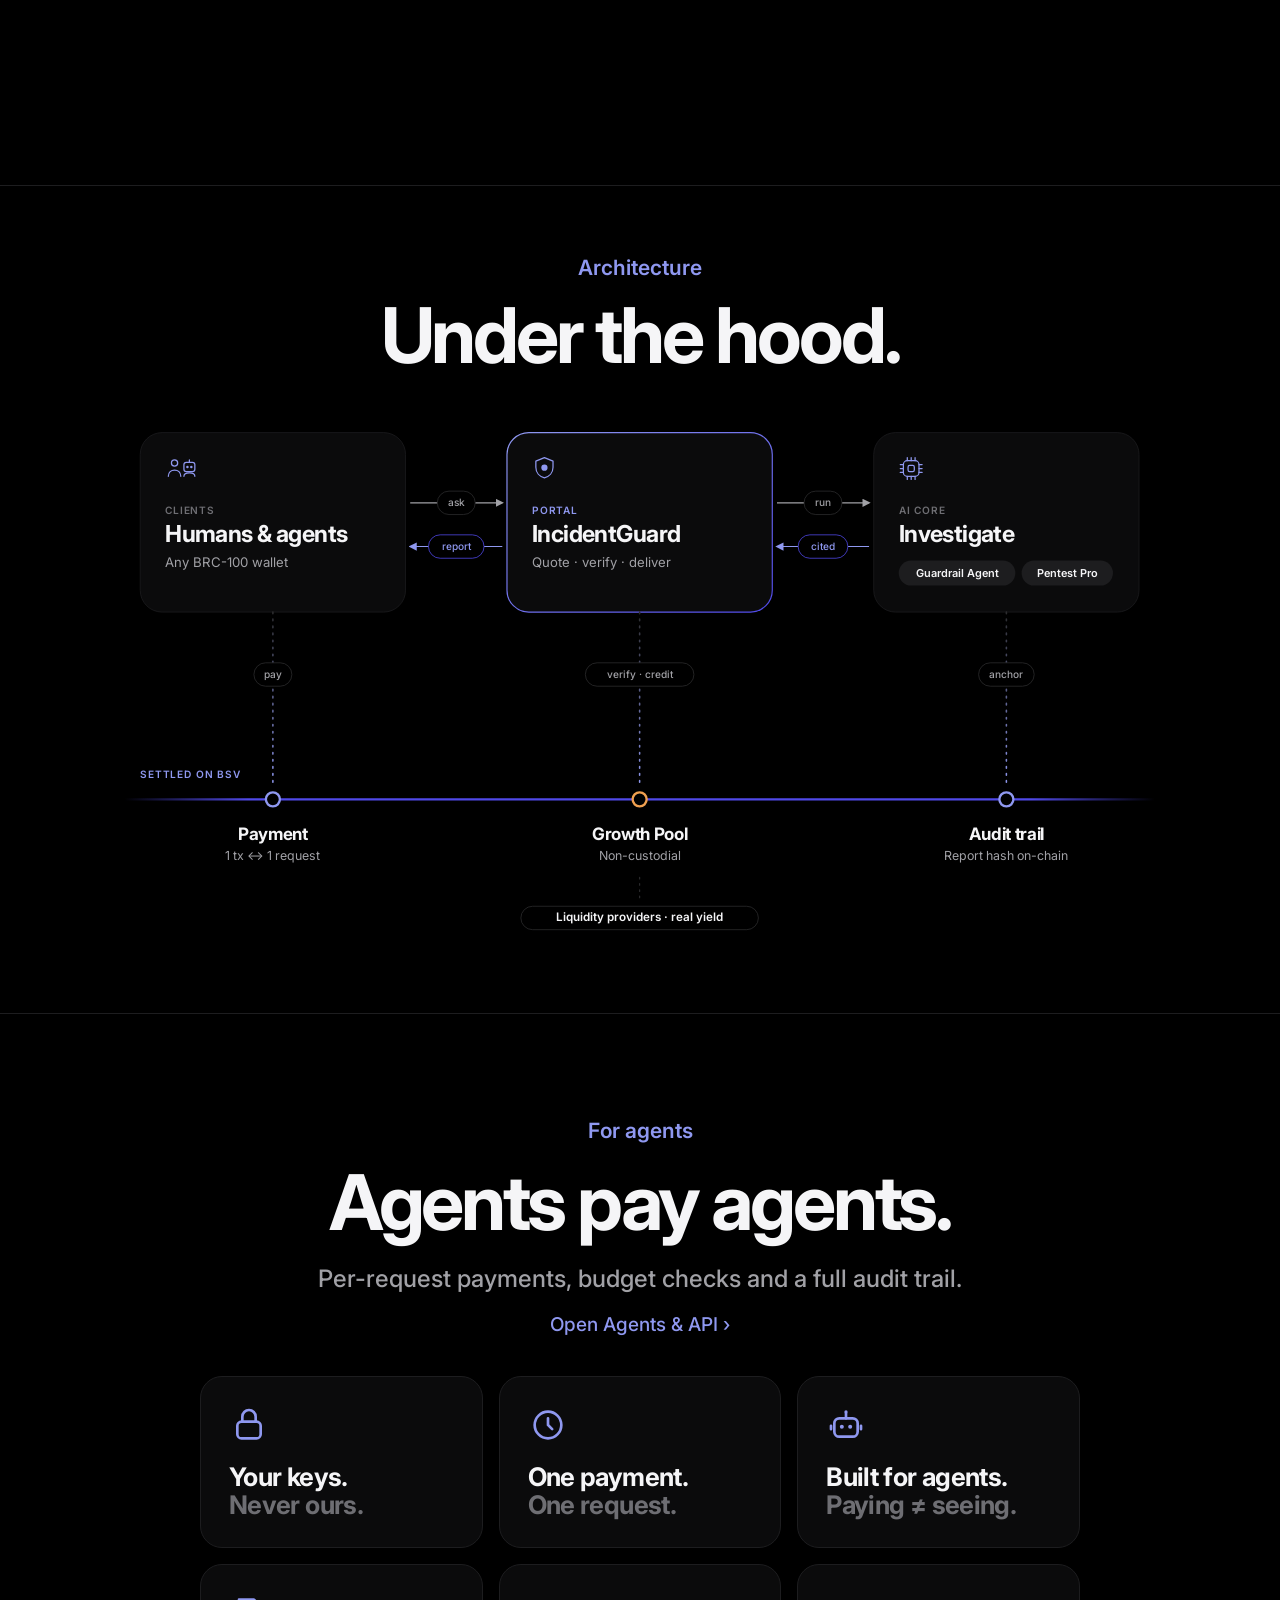
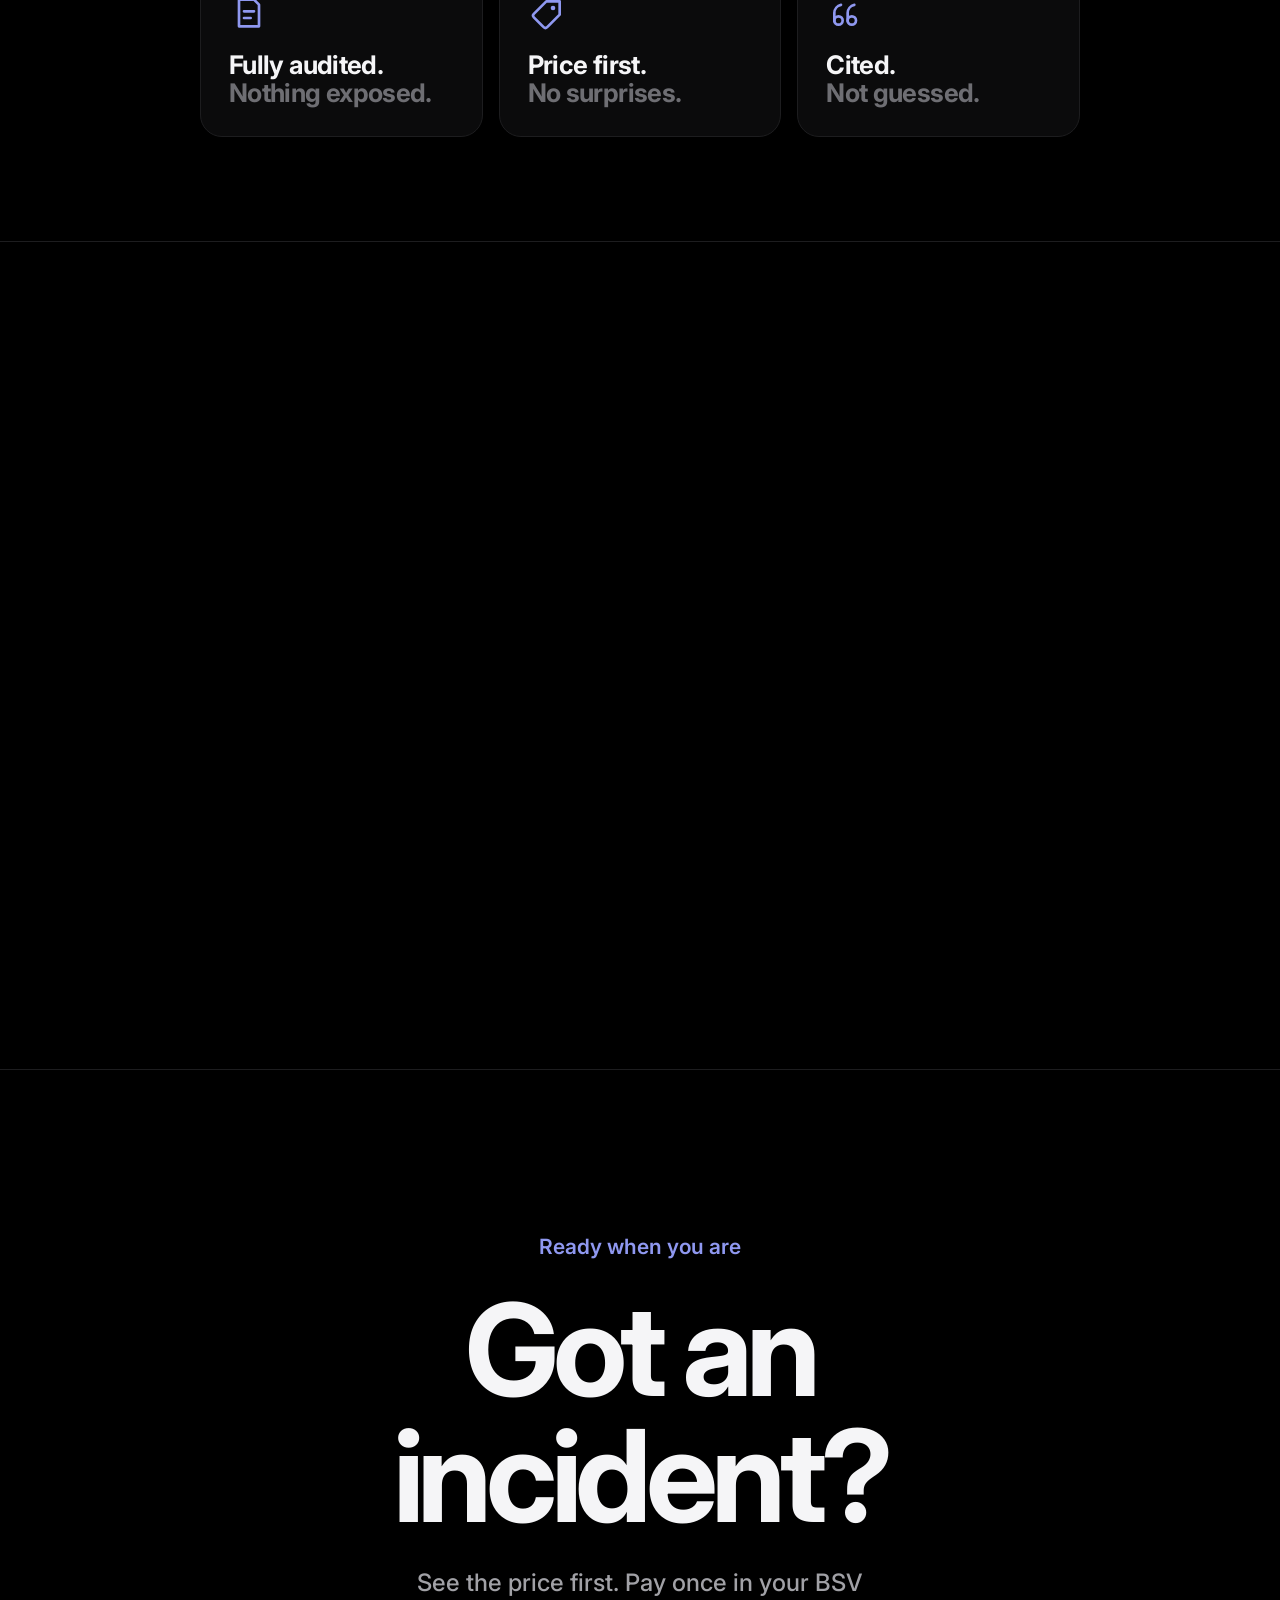
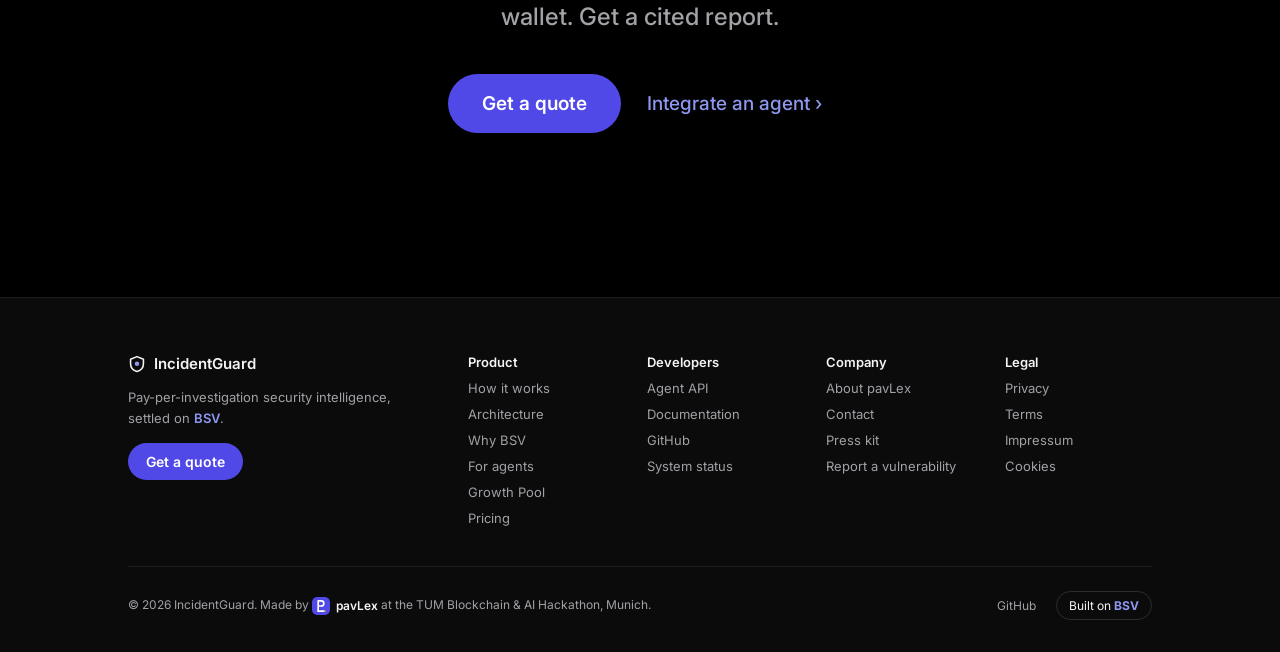
<file: landing-page/index.html>
<!doctype html>
<html lang="en">
<head>
<meta charset="utf-8">
<meta name="viewport" content="width=device-width, initial-scale=1">
<title>IncidentGuard — security answers, pay per question, on BSV</title>
<meta name="description" content="Cited incident investigations, paid per request and settled on BSV. Built by pavLex at the TUM Blockchain & AI Hackathon 2026.">
<link rel="preconnect" href="https://fonts.googleapis.com">
<link href="https://fonts.googleapis.com/css2?family=Inter:wght@400;500;600;700;800&amp;family=JetBrains+Mono:wght@400;500&amp;display=swap" rel="stylesheet">
<style>
/* Accent colours: change these two to restyle the page (e.g. once the BSV brandbook is confirmed) */
:root{--accent:#5049E8;--accent-text:#8F98F0;--ember:#F0A050}
html{scroll-padding-top:72px}
body{margin:0;background:#000}
a{color:#F5F5F7}a:hover{color:#FFFFFF}
header nav a:not(.cta):hover{color:#F5F5F7 !important}
.cta{transition:filter .15s}.cta:hover{filter:brightness(1.15)}
/* Full-screen slides: one scroll = one section */
html{scroll-snap-type:y mandatory}
.slide{min-height:calc(100vh - 72px);min-height:calc(100svh - 72px);box-sizing:border-box;scroll-snap-align:start;scroll-snap-stop:always;display:flex;flex-direction:column;justify-content:center}
footer{scroll-snap-align:end}
/* Phones and short screens: gentle snapping so tall sections stay readable */
@media (max-width:700px),(max-height:720px){html{scroll-snap-type:y proximity}.slide{scroll-snap-stop:normal}}
/* Scroll reveal (only when JS runs and motion is allowed) */
.js .reveal{opacity:0;transform:translateY(40px);transition:opacity .9s cubic-bezier(.2,.7,.2,1),transform .9s cubic-bezier(.2,.7,.2,1);transition-delay:var(--d,0s)}
.js .reveal.in{opacity:1;transform:none}
@media (prefers-reduced-motion: reduce){.js .reveal{opacity:1;transform:none;transition:none}}
</style>
</head>
<body>
<div style="font-family: Inter, system-ui, sans-serif; background: #000000; color: #F5F5F7; min-height: 100vh; -webkit-font-smoothing: antialiased">

<header style="position: sticky; top: 0; z-index: 10; background: rgba(0,0,0,0.8); backdrop-filter: saturate(180%) blur(20px); -webkit-backdrop-filter: saturate(180%) blur(20px); border-bottom: 1px solid #1D1D1F">
<nav aria-label="Main" style="margin: 0 auto; padding: 0 clamp(20px, 3vw, 48px); min-height: 72px; display: flex; flex-wrap: wrap; align-items: center; justify-content: space-between; gap: 16px">
<a href="#top" style="display: flex; align-items: center; gap: 10px; text-decoration: none; font-weight: 700; font-size: 20px; letter-spacing: -0.01em">
<svg width="26" height="26" viewBox="0 0 28 28" fill="none" aria-hidden="true"><path d="M14 2.5 4 6.5v7c0 6 4.3 10.6 10 12 5.7-1.4 10-6 10-12v-7L14 2.5Z" stroke="#F5F5F7" stroke-width="2.4" stroke-linejoin="round"></path><circle cx="14" cy="13.5" r="3.5" fill="var(--accent-text)"></circle></svg>
IncidentGuard
</a>
<div style="display: flex; flex-wrap: wrap; align-items: center; gap: clamp(18px, 2.4vw, 36px); font-size: 16px; font-weight: 500; color: #A1A1A6">
<a href="#bsv" style="text-decoration: none; color: #A1A1A6">Why BSV</a>
<a href="#how" style="text-decoration: none; color: #A1A1A6">How it works</a>
<a href="#architecture" style="text-decoration: none; color: #A1A1A6">Architecture</a>
<a href="#agents" style="text-decoration: none; color: #A1A1A6">Agents</a>
<a href="#pool" style="text-decoration: none; color: #A1A1A6">Growth Pool</a>
<a class="cta" href="../portal/" style="text-decoration: none; background: var(--accent); color: #FFFFFF; padding: 11px 22px; border-radius: 980px; font-weight: 600">Get a quote</a>
</div>
</nav>
</header>

<section id="top" class="slide" style="padding: clamp(32px, 6vh, 80px) 24px; display: flex; flex-direction: column; align-items: center; text-align: center; gap: 20px">
<p style="margin: 0; font-size: 21px; font-weight: 600; color: var(--accent-text)">IncidentGuard</p>
<h1 style="margin: 0; font-size: clamp(48px, 8vw, 104px); line-height: 1.02; letter-spacing: -0.045em; font-weight: 700">Security answers.<br>Pay per question.</h1>
<p style="margin: 0; font-size: clamp(19px, 2vw, 24px); color: #A1A1A6; font-weight: 500">Cited incident investigations. Settled on <span style="color: var(--accent-text); font-weight: 700">BSV</span>.</p>
<div style="display: flex; flex-wrap: wrap; justify-content: center; gap: 16px; padding-top: 16px">
<a class="cta" href="../portal/" style="text-decoration: none; background: var(--accent); color: #FFFFFF; padding: 14px 26px; border-radius: 980px; font-weight: 600; font-size: 17px" class="cta">Get a quote</a>
<a href="#agents" style="text-decoration: none; color: var(--accent-text); padding: 14px 10px; font-weight: 500; font-size: 17px">For agents ›</a>
</div>
</section>

<section aria-label="Product preview" class="slide" style="padding: clamp(32px, 6vh, 80px) 24px; display: flex; align-items: center; gap: 40px; border-top: 1px solid #1D1D1F">
<p style="margin: 0; font-size: 21px; font-weight: 600; color: #A1A1A6; text-align: center">One investigation, start to finish.</p>
<div style="width: 100%; max-width: 760px; background: #0B0B0C; border: 1px solid #1D1D1F; border-radius: 28px; padding: 36px; box-sizing: border-box; display: flex; flex-direction: column; gap: 28px">
<div style="display: flex; justify-content: space-between; align-items: center; gap: 12px; flex-wrap: wrap">
<span style="font-size: 15px; color: #A1A1A6">Investigation</span>
<span style="font-family: 'JetBrains Mono', monospace; font-size: 15px; color: #F5F5F7">[PRICE] <span style="color: var(--accent-text)">BSV</span></span>
</div>
<p style="margin: 0; font-size: clamp(22px, 2.6vw, 30px); font-weight: 600; letter-spacing: -0.02em; line-height: 1.25">“Does this login pattern match a known incident?”</p>
<div style="display: grid; grid-template-columns: repeat(auto-fit, minmax(140px, 1fr)); gap: 10px">
<div style="background: #1D1D1F; border-radius: 14px; padding: 16px; font-size: 14px; color: #A1A1A6">Quoted</div>
<div style="background: #1D1D1F; border-radius: 14px; padding: 16px; font-size: 14px; color: #A1A1A6">Approved</div>
<div style="background: #1D1D1F; border-radius: 14px; padding: 16px; font-size: 14px; color: #A1A1A6">Verified</div>
<div style="background: var(--accent); border-radius: 14px; padding: 16px; font-size: 14px; color: #FFFFFF; font-weight: 600">Delivered</div>
</div>
</div>
</section>

<section id="bsv" class="slide" style="padding: clamp(32px, 6vh, 80px) 24px; display: flex; flex-direction: column; align-items: center; text-align: center; gap: 28px; border-top: 1px solid #1D1D1F">
<p style="margin: 0; font-size: 21px; font-weight: 600; color: #A1A1A6">Powered by</p>
<h2 style="margin: 0; font-size: clamp(80px, min(14vw, 18vh), 200px); line-height: 0.9; letter-spacing: -0.06em; font-weight: 800; color: var(--accent-text)">BSV</h2>
<p style="margin: 0; font-size: clamp(24px, 3vw, 40px); line-height: 1.15; letter-spacing: -0.03em; font-weight: 700; max-width: 26ch">Every answer is a payment.<br><span style="color: #6E6E73">Every payment is on-chain.</span></p>
<div style="width: 100%; max-width: 1024px; display: grid; grid-template-columns: repeat(auto-fit, minmax(220px, 1fr)); gap: 20px; padding-top: 32px; text-align: left">
<div style="background: #0B0B0C; border: 1px solid #1D1D1F; border-radius: 24px; padding: 32px; display: flex; flex-direction: column; gap: 10px"><span style="font-size: 32px; font-weight: 800; letter-spacing: -0.03em; color: var(--accent-text)">Micro</span><span style="font-size: 17px; color: #A1A1A6">Pay cents per investigation.</span></div>
<div style="background: #0B0B0C; border: 1px solid #1D1D1F; border-radius: 24px; padding: 32px; display: flex; flex-direction: column; gap: 10px"><span style="font-size: 32px; font-weight: 800; letter-spacing: -0.03em; color: var(--accent-text)">BRC-100</span><span style="font-size: 17px; color: #A1A1A6">Standard wallets. Keys stay yours.</span></div>
<div style="background: #0B0B0C; border: 1px solid #1D1D1F; border-radius: 24px; padding: 32px; display: flex; flex-direction: column; gap: 10px"><span style="font-size: 32px; font-weight: 800; letter-spacing: -0.03em; color: var(--accent-text)">1 : 1</span><span style="font-size: 17px; color: #A1A1A6">One payment, one request. No reuse.</span></div>
<div style="background: #0B0B0C; border: 1px solid #1D1D1F; border-radius: 24px; padding: 32px; display: flex; flex-direction: column; gap: 10px"><span style="font-size: 32px; font-weight: 800; letter-spacing: -0.03em; color: var(--accent-text)">M2M</span><span style="font-size: 17px; color: #A1A1A6">Agents pay agents. Natively.</span></div>
</div>
</section>

<section id="how" class="slide" style="padding: clamp(32px, 6vh, 80px) 24px; display: flex; flex-direction: column; align-items: center; text-align: center; gap: 48px; border-top: 1px solid #1D1D1F">
<div style="display: flex; flex-direction: column; align-items: center; gap: 20px">
<p style="margin: 0; font-size: 21px; font-weight: 600; color: var(--accent-text)">How it works</p>
<h2 style="margin: 0; font-size: clamp(40px, 6vw, 80px); line-height: 1.05; letter-spacing: -0.04em; font-weight: 700">Quote. Approve. <span style="color: var(--accent-text)">Done.</span></h2>
</div>
<div style="width: 100%; max-width: 1024px; display: grid; grid-template-columns: repeat(auto-fit, minmax(240px, 1fr)); gap: 20px">
<div style="background: #0B0B0C; border: 1px solid #1D1D1F; border-radius: 24px; padding: 32px; display: flex; flex-direction: column; gap: 14px; text-align: left">
<span style="font-family: 'JetBrains Mono', monospace; font-size: 15px; font-weight: 500; color: var(--accent-text)">01</span>
<strong style="font-size: 24px; line-height: 1.2; letter-spacing: -0.02em; font-weight: 700">See the price first.</strong>
<span style="font-size: 17px; line-height: 1.45; color: #A1A1A6">A fixed quote before you pay. No subscription.</span>
</div>
<div style="background: #0B0B0C; border: 1px solid #1D1D1F; border-radius: 24px; padding: 32px; display: flex; flex-direction: column; gap: 14px; text-align: left">
<span style="font-family: 'JetBrains Mono', monospace; font-size: 15px; font-weight: 500; color: var(--accent-text)">02</span>
<strong style="font-size: 24px; line-height: 1.2; letter-spacing: -0.02em; font-weight: 700">Approve in your wallet.</strong>
<span style="font-size: 17px; line-height: 1.45; color: #A1A1A6">One tap in BSV Desktop or BSV Browser.</span>
</div>
<div style="background: #0B0B0C; border: 1px solid #1D1D1F; border-radius: 24px; padding: 32px; display: flex; flex-direction: column; gap: 14px; text-align: left">
<span style="font-family: 'JetBrains Mono', monospace; font-size: 15px; font-weight: 500; color: var(--accent-text)">03</span>
<strong style="font-size: 24px; line-height: 1.2; letter-spacing: -0.02em; font-weight: 700">Get a cited report.</strong>
<span style="font-size: 17px; line-height: 1.45; color: #A1A1A6">Findings, sources and limits. Hash anchored on-chain.</span>
</div>
</div>
</section>

<section id="architecture" class="slide" style="padding: clamp(32px, 6vh, 80px) 24px; display: flex; flex-direction: column; align-items: center; text-align: center; gap: 40px; border-top: 1px solid #1D1D1F">
<div style="display: flex; flex-direction: column; align-items: center; gap: 16px">
<p style="margin: 0; font-size: 21px; font-weight: 600; color: var(--accent-text)">Architecture</p>
<h2 style="margin: 0; font-size: clamp(40px, 6vw, 80px); line-height: 1.05; letter-spacing: -0.04em; font-weight: 700">Under the hood.</h2>
</div>
<div style="width: 100%; max-width: min(1200px, calc((100vh - 72px - 300px) * 2.01)); max-width: min(1200px, calc((100svh - 72px - 300px) * 2.01))">
<svg style="width:100%;height:auto;display:block" xmlns="http://www.w3.org/2000/svg" viewBox="40 70 1360 675" font-family="Inter, system-ui, sans-serif" role="img" aria-label="How IncidentGuard works on BSV: humans and agents ask the portal, the AI core investigates and returns a cited report; every payment, the non-custodial Growth Pool and the audit trail live on BSV.">
<defs>
<linearGradient id="ig-rail" x1="0" x2="1"><stop offset="0" stop-color="#5049E8" stop-opacity="0"/><stop offset="0.12" stop-color="#5049E8"/><stop offset="0.88" stop-color="#5049E8"/><stop offset="1" stop-color="#5049E8" stop-opacity="0"/></linearGradient>
<linearGradient id="ig-down" gradientUnits="userSpaceOnUse" x1="0" y1="320" x2="0" y2="544"><stop offset="0" stop-color="#2C2C2E"/><stop offset="1" stop-color="#8F98F0"/></linearGradient>
<linearGradient id="ig-hero" x1="0" y1="0" x2="1" y2="1"><stop offset="0" stop-color="#8F98F0"/><stop offset="1" stop-color="#5049E8"/></linearGradient>
<marker id="ig-ar" viewBox="0 0 10 10" refX="8" refY="5" markerWidth="7" markerHeight="7" orient="auto"><path d="M0 0 L10 5 L0 10 z" fill="#A1A1A6"/></marker>
<marker id="ig-arA" viewBox="0 0 10 10" refX="8" refY="5" markerWidth="7" markerHeight="7" orient="auto"><path d="M0 0 L10 5 L0 10 z" fill="#8F98F0"/></marker>
</defs>
<rect x="80" y="90" width="340" height="230" rx="28" fill="#0B0B0C" stroke="#1D1D1F"/>
<g transform="translate(112,120)" fill="none" stroke="#8F98F0" stroke-width="1.6" stroke-linecap="round" stroke-linejoin="round"><circle cx="12" cy="9" r="4"/><path d="M4 26c0-5 3.6-8 8-8s8 3 8 8"/><rect x="24" y="8" width="14" height="12" rx="3"/><path d="M31 8V5"/><circle cx="28.5" cy="14" r="0.8" fill="#8F98F0"/><circle cx="33.5" cy="14" r="0.8" fill="#8F98F0"/><path d="M24 26c0-3 3-4.5 7-4.5s7 1.5 7 4.5"/></g>
<text x="112" y="194" font-size="13" font-weight="600" letter-spacing="0.08em" fill="#6E6E73">CLIENTS</text>
<text x="112" y="230" font-size="30" font-weight="700" letter-spacing="-0.025em" fill="#F5F5F7">Humans &amp; agents</text>
<text x="112" y="262" font-size="17" fill="#A1A1A6">Any BRC-100 wallet</text>
<rect x="550" y="90" width="340" height="230" rx="28" fill="#0B0B0C" stroke="url(#ig-hero)" stroke-width="1.5"/>
<g transform="translate(582,120)" fill="none" stroke="#8F98F0" stroke-width="1.6" stroke-linecap="round" stroke-linejoin="round"><path d="M16 2 5 6.5v8c0 7 4.8 12 11 13.5 6.2-1.5 11-6.5 11-13.5v-8L16 2Z"/><circle cx="16" cy="15" r="4" fill="#8F98F0" stroke="none"/></g>
<text x="582" y="194" font-size="13" font-weight="600" letter-spacing="0.08em" fill="#8F98F0">PORTAL</text>
<text x="582" y="230" font-size="30" font-weight="700" letter-spacing="-0.025em" fill="#F5F5F7">IncidentGuard</text>
<text x="582" y="262" font-size="17" fill="#A1A1A6">Quote · verify · deliver</text>
<rect x="1020" y="90" width="340" height="230" rx="28" fill="#0B0B0C" stroke="#1D1D1F"/>
<g transform="translate(1052,120)" fill="none" stroke="#8F98F0" stroke-width="1.6" stroke-linecap="round" stroke-linejoin="round"><rect x="6" y="6" width="20" height="20" rx="5"/><rect x="12" y="12" width="8" height="8" rx="2"/><path d="M11 2v4M16 2v4M21 2v4M11 26v4M16 26v4M21 26v4M2 11h4M2 16h4M2 21h4M26 11h4M26 16h4M26 21h4"/></g>
<text x="1052" y="194" font-size="13" font-weight="600" letter-spacing="0.08em" fill="#6E6E73">AI CORE</text>
<text x="1052" y="230" font-size="30" font-weight="700" letter-spacing="-0.025em" fill="#F5F5F7">Investigate</text>
<rect x="1052" y="254" width="149.5" height="32" rx="16" fill="#1D1D1F"/>
<text x="1126.75" y="275" text-anchor="middle" font-size="14" font-weight="600" fill="#F5F5F7">Guardrail Agent</text>
<rect x="1209.5" y="254" width="117.1" height="32" rx="16" fill="#1D1D1F"/>
<text x="1268.05" y="275" text-anchor="middle" font-size="14" font-weight="600" fill="#F5F5F7">Pentest Pro</text>
<path d="M426 180 L544 180" stroke="#A1A1A6" stroke-width="1.5" marker-end="url(#ig-ar)"/>
<path d="M544 236 L426 236" stroke="#8F98F0" stroke-width="1.5" marker-end="url(#ig-arA)"/>
<rect x="460.69" y="165" width="48.62" height="30" rx="15" fill="#000" stroke="#2C2C2E"/>
<text x="485" y="184.5" text-anchor="middle" font-size="13" font-weight="500" fill="#A1A1A6">ask</text>
<rect x="449.38" y="221" width="71.24" height="30" rx="15" fill="#000" stroke="#5049E8"/>
<text x="485" y="240.5" text-anchor="middle" font-size="13" font-weight="500" fill="#8F98F0">report</text>
<path d="M896 180 L1014 180" stroke="#A1A1A6" stroke-width="1.5" marker-end="url(#ig-ar)"/>
<path d="M1014 236 L896 236" stroke="#8F98F0" stroke-width="1.5" marker-end="url(#ig-arA)"/>
<rect x="930.69" y="165" width="48.62" height="30" rx="15" fill="#000" stroke="#2C2C2E"/>
<text x="955" y="184.5" text-anchor="middle" font-size="13" font-weight="500" fill="#A1A1A6">run</text>
<rect x="923.15" y="221" width="63.7" height="30" rx="15" fill="#000" stroke="#5049E8"/>
<text x="955" y="240.5" text-anchor="middle" font-size="13" font-weight="500" fill="#8F98F0">cited</text>
<rect x="60" y="558.5" width="1320" height="3" rx="1.5" fill="url(#ig-rail)"/>
<text x="80" y="532" font-size="13" font-weight="600" letter-spacing="0.08em" fill="#8F98F0">SETTLED ON BSV</text>
<path d="M250 320 L250 544" stroke="url(#ig-down)" stroke-width="2" stroke-dasharray="2 7" stroke-linecap="round"/>
<rect x="225.69" y="385" width="48.62" height="30" rx="15" fill="#000" stroke="#2C2C2E"/>
<text x="250" y="404.5" text-anchor="middle" font-size="13" font-weight="500" fill="#A1A1A6">pay</text>
<circle cx="250" cy="560" r="9" fill="#000" stroke="#8F98F0" stroke-width="3"/>
<text x="250" y="612" text-anchor="middle" font-size="22" font-weight="700" letter-spacing="-0.02em" fill="#F5F5F7">Payment</text>
<text x="250" y="638" text-anchor="middle" font-size="16" fill="#A1A1A6">1 tx ↔ 1 request</text>
<path d="M720 320 L720 544" stroke="url(#ig-down)" stroke-width="2" stroke-dasharray="2 7" stroke-linecap="round"/>
<rect x="650.45" y="385" width="139.1" height="30" rx="15" fill="#000" stroke="#2C2C2E"/>
<text x="720" y="404.5" text-anchor="middle" font-size="13" font-weight="500" fill="#A1A1A6">verify · credit</text>
<circle cx="720" cy="560" r="9" fill="#000" stroke="#F0A050" stroke-width="3"/>
<text x="720" y="612" text-anchor="middle" font-size="22" font-weight="700" letter-spacing="-0.02em" fill="#F5F5F7">Growth Pool</text>
<text x="720" y="638" text-anchor="middle" font-size="16" fill="#A1A1A6">Non-custodial</text>
<path d="M1190 320 L1190 544" stroke="url(#ig-down)" stroke-width="2" stroke-dasharray="2 7" stroke-linecap="round"/>
<rect x="1154.38" y="385" width="71.24" height="30" rx="15" fill="#000" stroke="#2C2C2E"/>
<text x="1190" y="404.5" text-anchor="middle" font-size="13" font-weight="500" fill="#A1A1A6">anchor</text>
<circle cx="1190" cy="560" r="9" fill="#000" stroke="#8F98F0" stroke-width="3"/>
<text x="1190" y="612" text-anchor="middle" font-size="22" font-weight="700" letter-spacing="-0.02em" fill="#F5F5F7">Audit trail</text>
<text x="1190" y="638" text-anchor="middle" font-size="16" fill="#A1A1A6">Report hash on-chain</text>
<path d="M720 660 L720 690" stroke="#2C2C2E" stroke-width="1.5" stroke-dasharray="2 6" stroke-linecap="round"/>
<rect x="567.8" y="697" width="304.4" height="30" rx="15" fill="#000" stroke="#2C2C2E"/>
<text x="720" y="716.5" text-anchor="middle" font-size="15" font-weight="600" fill="#F5F5F7">Liquidity providers · real yield</text>
</svg>
</div>
</section>

<section id="agents" class="slide" style="padding: clamp(32px, 6vh, 80px) 24px; display: flex; flex-direction: column; align-items: center; gap: 40px; border-top: 1px solid #1D1D1F">
<div style="display: flex; flex-direction: column; align-items: center; text-align: center; gap: 20px">
<p style="margin: 0; font-size: 21px; font-weight: 600; color: var(--accent-text)">For agents</p>
<h2 style="margin: 0; font-size: clamp(40px, 6vw, 80px); line-height: 1.05; letter-spacing: -0.04em; font-weight: 700">Agents pay agents.</h2>
<p style="margin: 0; font-size: clamp(19px, 2vw, 24px); color: #A1A1A6; font-weight: 500">Per-request payments, budget checks and a full audit trail.</p>
<a href="../portal/agents.html" style="text-decoration: none; color: var(--accent-text); font-weight: 500; font-size: 19px">Open Agents &amp; API ›</a>
</div>
<div style="width: 100%; max-width: 880px; margin: 0 auto; display: grid; grid-template-columns: repeat(auto-fit, minmax(240px, 1fr)); gap: 16px">
<div style="background: #0B0B0C; border: 1px solid #1D1D1F; border-radius: 22px; padding: 28px; min-height: 150px; box-sizing: border-box; display: flex; flex-direction: column; justify-content: flex-start; gap: 18px">
<svg width="40" height="40" viewBox="0 0 24 24" fill="none" aria-hidden="true"><rect x="5" y="10" width="14" height="10" rx="2.5" stroke="var(--accent-text)" stroke-width="1.6"></rect><path d="M8 10V7a4 4 0 0 1 8 0v3" stroke="var(--accent-text)" stroke-width="1.6" stroke-linecap="round"></path></svg>
<h3 style="margin: 0; font-size: clamp(22px, 2vw, 28px); line-height: 1.1; letter-spacing: -0.025em">Your keys.<br><span style="color: #6E6E73">Never ours.</span></h3>
</div>
<div style="background: #0B0B0C; border: 1px solid #1D1D1F; border-radius: 22px; padding: 28px; min-height: 150px; box-sizing: border-box; display: flex; flex-direction: column; justify-content: flex-start; gap: 18px">
<svg width="40" height="40" viewBox="0 0 24 24" fill="none" aria-hidden="true"><circle cx="12" cy="12" r="8" stroke="var(--accent-text)" stroke-width="1.6"></circle><path d="M12 8v4l2.5 2.5" stroke="var(--accent-text)" stroke-width="1.6" stroke-linecap="round"></path></svg>
<h3 style="margin: 0; font-size: clamp(22px, 2vw, 28px); line-height: 1.1; letter-spacing: -0.025em">One payment.<br><span style="color: #6E6E73">One request.</span></h3>
</div>
<div style="background: #0B0B0C; border: 1px solid #1D1D1F; border-radius: 22px; padding: 28px; min-height: 150px; box-sizing: border-box; display: flex; flex-direction: column; justify-content: flex-start; gap: 18px">
<svg width="40" height="40" viewBox="0 0 24 24" fill="none" aria-hidden="true"><rect x="5" y="8" width="14" height="11" rx="3" stroke="var(--accent-text)" stroke-width="1.6"></rect><path d="M12 8V5M12 5h0" stroke="var(--accent-text)" stroke-width="1.6" stroke-linecap="round"></path><circle cx="12" cy="4.2" r="1" fill="var(--accent-text)"></circle><circle cx="9.5" cy="13" r="1.2" fill="var(--accent-text)"></circle><circle cx="14.5" cy="13" r="1.2" fill="var(--accent-text)"></circle><path d="M3 12.5v2M21 12.5v2" stroke="var(--accent-text)" stroke-width="1.6" stroke-linecap="round"></path></svg>
<h3 style="margin: 0; font-size: clamp(22px, 2vw, 28px); line-height: 1.1; letter-spacing: -0.025em">Built for agents.<br><span style="color: #6E6E73">Paying ≠ seeing.</span></h3>
</div>
<div style="background: #0B0B0C; border: 1px solid #1D1D1F; border-radius: 22px; padding: 28px; min-height: 150px; box-sizing: border-box; display: flex; flex-direction: column; justify-content: flex-start; gap: 18px">
<svg width="40" height="40" viewBox="0 0 24 24" fill="none" aria-hidden="true"><path d="M6 4h9l3 3v13H6z" stroke="var(--accent-text)" stroke-width="1.6" stroke-linejoin="round"></path><path d="M9 11h6M9 15h4" stroke="var(--accent-text)" stroke-width="1.6" stroke-linecap="round"></path></svg>
<h3 style="margin: 0; font-size: clamp(22px, 2vw, 28px); line-height: 1.1; letter-spacing: -0.025em">Fully audited.<br><span style="color: #6E6E73">Nothing exposed.</span></h3>
</div>
<div style="background: #0B0B0C; border: 1px solid #1D1D1F; border-radius: 22px; padding: 28px; min-height: 150px; box-sizing: border-box; display: flex; flex-direction: column; justify-content: flex-start; gap: 18px">
<svg width="40" height="40" viewBox="0 0 24 24" fill="none" aria-hidden="true"><path d="M3.5 12.5 11 5h8v8l-7.5 7.5a1.5 1.5 0 0 1-2.1 0l-5.9-5.9a1.5 1.5 0 0 1 0-2.1Z" stroke="var(--accent-text)" stroke-width="1.6" stroke-linejoin="round"></path><circle cx="15" cy="9" r="1.4" fill="var(--accent-text)"></circle></svg>
<h3 style="margin: 0; font-size: clamp(22px, 2vw, 28px); line-height: 1.1; letter-spacing: -0.025em">Price first.<br><span style="color: #6E6E73">No surprises.</span></h3>
</div>
<div style="background: #0B0B0C; border: 1px solid #1D1D1F; border-radius: 22px; padding: 28px; min-height: 150px; box-sizing: border-box; display: flex; flex-direction: column; justify-content: flex-start; gap: 18px">
<svg width="40" height="40" viewBox="0 0 24 24" fill="none" aria-hidden="true"><path d="M5 17V12a5 5 0 0 1 4-4.9M13 17v-5a5 5 0 0 1 4-4.9" stroke="var(--accent-text)" stroke-width="1.6" stroke-linecap="round"></path><circle cx="7.5" cy="16.5" r="2.5" stroke="var(--accent-text)" stroke-width="1.6"></circle><circle cx="15.5" cy="16.5" r="2.5" stroke="var(--accent-text)" stroke-width="1.6"></circle></svg>
<h3 style="margin: 0; font-size: clamp(22px, 2vw, 28px); line-height: 1.1; letter-spacing: -0.025em">Cited.<br><span style="color: #6E6E73">Not guessed.</span></h3>
</div>
</div>
</section>

<section id="pool" class="slide" style="padding: clamp(32px, 6vh, 80px) 24px; display: flex; flex-direction: column; align-items: center; text-align: center; gap: 28px; border-top: 1px solid #1D1D1F">
<p style="margin: 0; font-size: 21px; font-weight: 600; color: var(--ember)">Growth Pool</p>
<h2 style="margin: 0; font-size: clamp(40px, 6vw, 80px); line-height: 1.05; letter-spacing: -0.04em; font-weight: 700">Back real usage.</h2>
<p style="margin: 0; font-size: clamp(19px, 2vw, 24px); color: #A1A1A6; font-weight: 500">Non-custodial liquidity on <span style="color: var(--accent-text); font-weight: 700">BSV</span>. Funds capped investigation credits.</p>
<div style="display: flex; flex-wrap: wrap; justify-content: center; align-items: center; gap: 14px; padding-top: 24px; font-size: 17px; font-weight: 600">
<span style="border: 1px solid #2C2C2E; border-radius: 980px; padding: 14px 24px">Liquidity providers</span>
<span aria-hidden="true" style="color: #6E6E73">→</span>
<span style="background: var(--ember); color: #000000; border-radius: 980px; padding: 14px 24px">Pool</span>
<span aria-hidden="true" style="color: #6E6E73">→</span>
<span style="border: 1px solid #2C2C2E; border-radius: 980px; padding: 14px 24px">Users &amp; agents</span>
</div>
<a href="../portal/pool.html" style="text-decoration: none; color: var(--ember); font-weight: 500; font-size: 19px; padding-top: 8px">Provide liquidity ›</a>
</section>

<section id="quote" class="slide" style="padding: clamp(32px, 6vh, 80px) 24px; display: flex; flex-direction: column; align-items: center; justify-content: center; text-align: center; gap: 28px; border-top: 1px solid #1D1D1F">
<p style="margin: 0; font-size: 21px; font-weight: 600; color: var(--accent-text)">Ready when you are</p>
<h2 style="margin: 0; font-size: clamp(56px, 10vw, 144px); line-height: 0.98; letter-spacing: -0.05em; font-weight: 700">Got an<br>incident?</h2>
<p style="margin: 0; max-width: 32ch; font-size: clamp(19px, 2vw, 24px); line-height: 1.4; color: #A1A1A6; font-weight: 500">See the price first. Pay once in your BSV wallet. Get a cited report.</p>
<div style="display: flex; flex-wrap: wrap; justify-content: center; align-items: center; gap: 16px; padding-top: 12px">
<a class="cta" href="../portal/" style="text-decoration: none; background: var(--accent); color: #FFFFFF; padding: 18px 34px; border-radius: 980px; font-weight: 600; font-size: 19px">Get a quote</a>
<a href="../portal/agents.html" style="text-decoration: none; color: var(--accent-text); padding: 18px 10px; font-weight: 500; font-size: 19px">Integrate an agent ›</a>
</div>
</section>

<footer style="border-top: 1px solid #1D1D1F; background: #0B0B0C">
<div style="max-width: 1024px; margin: 0 auto; padding: 56px 24px 32px; display: flex; flex-direction: column; gap: 40px; font-size: 13px; color: #A1A1A6">

<div style="display: flex; flex-wrap: wrap; justify-content: space-between; gap: 40px">
<div style="flex: 1 1 260px; display: flex; flex-direction: column; gap: 14px; max-width: 300px">
<span style="display: flex; align-items: center; gap: 8px; font-weight: 600; font-size: 15px; color: #F5F5F7">
<svg width="18" height="18" viewBox="0 0 28 28" fill="none" aria-hidden="true"><path d="M14 2.5 4 6.5v7c0 6 4.3 10.6 10 12 5.7-1.4 10-6 10-12v-7L14 2.5Z" stroke="#F5F5F7" stroke-width="2.4" stroke-linejoin="round"></path><circle cx="14" cy="13.5" r="3.5" fill="var(--accent-text)"></circle></svg>
IncidentGuard
</span>
<span style="line-height: 1.6">Pay-per-investigation security intelligence, settled on <span style="color: var(--accent-text); font-weight: 600">BSV</span>.</span>
<a class="cta" href="../portal/" style="align-self: flex-start; text-decoration: none; background: var(--accent); color: #FFFFFF; padding: 10px 18px; border-radius: 980px; font-weight: 600; font-size: 14px">Get a quote</a>
</div>

<nav aria-label="Footer" style="flex: 2 1 520px; display: grid; grid-template-columns: repeat(auto-fit, minmax(130px, 1fr)); gap: 32px">
<div style="display: flex; flex-direction: column; gap: 10px">
<strong style="color: #F5F5F7; font-size: 13px; font-weight: 600">Product</strong>
<a href="#how" style="text-decoration: none; color: #A1A1A6">How it works</a>
<a href="#architecture" style="text-decoration: none; color: #A1A1A6">Architecture</a>
<a href="#bsv" style="text-decoration: none; color: #A1A1A6">Why BSV</a>
<a href="#agents" style="text-decoration: none; color: #A1A1A6">For agents</a>
<a href="#pool" style="text-decoration: none; color: #A1A1A6">Growth Pool</a>
<a href="../portal/" style="text-decoration: none; color: #A1A1A6">Pricing</a>
</div>
<div style="display: flex; flex-direction: column; gap: 10px">
<strong style="color: #F5F5F7; font-size: 13px; font-weight: 600">Developers</strong>
<a href="../portal/agents.html" style="text-decoration: none; color: #A1A1A6">Agent API</a>
<a href="../docs/" style="text-decoration: none; color: #A1A1A6">Documentation</a>
<a href="https://github.com/alexandru-balaban/BSV_TRACK" style="text-decoration: none; color: #A1A1A6">GitHub</a>
<a href="../status/" style="text-decoration: none; color: #A1A1A6">System status</a>
</div>
<div style="display: flex; flex-direction: column; gap: 10px">
<strong style="color: #F5F5F7; font-size: 13px; font-weight: 600">Company</strong>
<a href="../about/" style="text-decoration: none; color: #A1A1A6">About pavLex</a>
<a href="../about/#contact" style="text-decoration: none; color: #A1A1A6">Contact</a>
<a href="../press/" style="text-decoration: none; color: #A1A1A6">Press kit</a>
<a href="../security/" style="text-decoration: none; color: #A1A1A6">Report a vulnerability</a>
</div>
<div style="display: flex; flex-direction: column; gap: 10px">
<strong style="color: #F5F5F7; font-size: 13px; font-weight: 600">Legal</strong>
<a href="../legal/privacy.html" style="text-decoration: none; color: #A1A1A6">Privacy</a>
<a href="../legal/terms.html" style="text-decoration: none; color: #A1A1A6">Terms</a>
<a href="../legal/impressum.html" style="text-decoration: none; color: #A1A1A6">Impressum</a>
<a href="../legal/cookies.html" style="text-decoration: none; color: #A1A1A6">Cookies</a>
</div>
</nav>
</div>

<div style="display: flex; flex-wrap: wrap; justify-content: space-between; align-items: center; gap: 16px; padding-top: 24px; border-top: 1px solid #1D1D1F; font-size: 12px">
<span>© 2026 IncidentGuard. Made by <a href="../about/" style="display: inline-flex; align-items: center; gap: 6px; vertical-align: middle; text-decoration: none; color: #F5F5F7; font-weight: 600"><img src="../brand/pavlex-mark.svg" width="18" height="18" alt="" style="border-radius: 5px">pavLex</a> at the TUM Blockchain &amp; AI Hackathon, Munich.</span>
<div style="display: flex; flex-wrap: wrap; align-items: center; gap: 20px">
<a href="https://github.com/alexandru-balaban/BSV_TRACK" style="text-decoration: none; color: #A1A1A6">GitHub</a>
<span style="border: 1px solid #2C2C2E; border-radius: 980px; padding: 6px 12px; color: #F5F5F7">Built on <span style="color: var(--accent-text); font-weight: 700">BSV</span></span>
</div>
</div>

</div>
</footer>

</div>
<script>
/* Always open at the top: no restored scroll position, no #section in the URL */
(function(){
  if ('scrollRestoration' in history) history.scrollRestoration = 'manual';
  if (location.hash) history.replaceState(null, '', location.pathname + location.search);
  window.scrollTo(0, 0);
  window.addEventListener('pageshow', function(){ window.scrollTo(0, 0); });
  // In-page links scroll to their section without adding #id to the address
  document.addEventListener('click', function(e){
    var a = e.target.closest && e.target.closest('a[href^="#"]');
    if (!a) return;
    var id = a.getAttribute('href').slice(1);
    var el = id ? document.getElementById(id) : null;
    if (!el) return;
    e.preventDefault();
    var top = id === 'top' ? 0 : el.getBoundingClientRect().top + window.scrollY - 72;
    var reduce = window.matchMedia && matchMedia('(prefers-reduced-motion: reduce)').matches;
    window.scrollTo({ top: Math.max(0, top), behavior: reduce ? 'auto' : 'smooth' });
  });
})();
</script>
<script>
(function(){
  if (!('IntersectionObserver' in window)) return;
  document.documentElement.classList.add('js');
  var els=[];
  document.querySelectorAll('main section, body > div > section').forEach(function(sec){
    Array.prototype.forEach.call(sec.children, function(child){
      // grids: stagger each card; other blocks reveal as one
      var isGrid = getComputedStyle(child).display === 'grid';
      var items = isGrid ? Array.prototype.slice.call(child.children) : [child];
      items.forEach(function(el,i){ el.classList.add('reveal'); el.style.setProperty('--d', (isGrid ? i*0.08 : 0)+'s'); els.push(el); });
    });
  });
  var io=new IntersectionObserver(function(entries){
    entries.forEach(function(e){ if(e.isIntersecting){ e.target.classList.add('in'); io.unobserve(e.target); } });
  },{threshold:0.15, rootMargin:'0px 0px -8% 0px'});
  els.forEach(function(el){ io.observe(el); });
})();
</script>
</body>
</html>
</file>
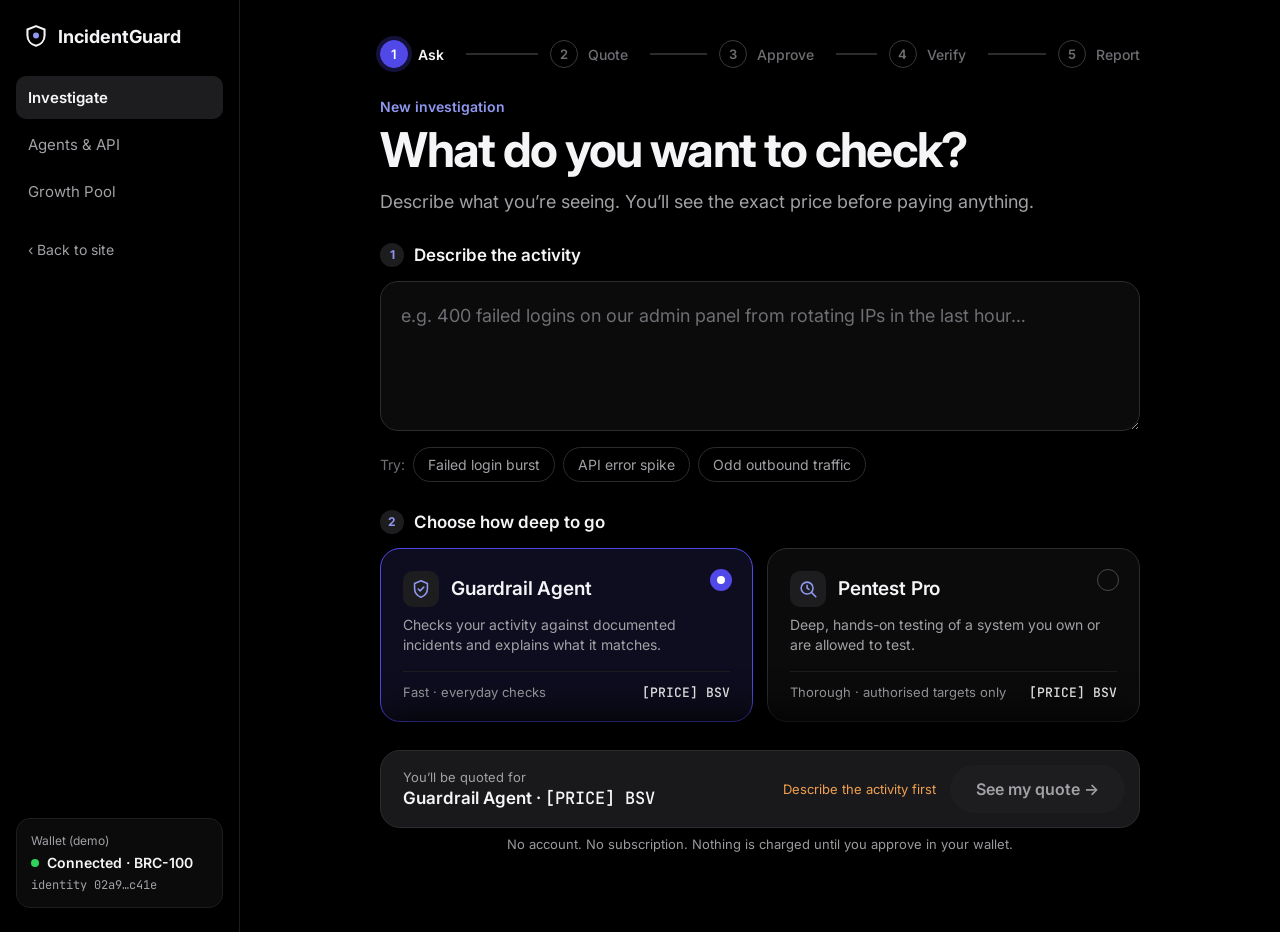
<file: portal/index.html>
<!doctype html>
<html lang="en">
<head>
<meta charset="utf-8">
<meta name="viewport" content="width=device-width, initial-scale=1">
<title>IncidentGuard — New investigation</title>
<link rel="preconnect" href="https://fonts.googleapis.com">
<link href="https://fonts.googleapis.com/css2?family=Inter:wght@400;500;600;700&amp;family=JetBrains+Mono:wght@400;500&amp;display=swap" rel="stylesheet">
<link rel="stylesheet" href="portal.css">
<style>
.flow{width:100%;max-width:760px;margin:0 auto;display:flex;flex-direction:column;gap:28px}
.flow.wide{max-width:1100px}
/* step tracker */
.steps{list-style:none;margin:0;padding:0;display:flex;align-items:center;gap:0}
.steps li{display:flex;align-items:center;gap:10px;font-size:14px;font-weight:500;color:#6E6E73;flex:1}
.steps li:last-child{flex:0}
.steps .n{width:28px;height:28px;flex:none;border-radius:50%;border:1.5px solid #3A3A3C;display:grid;place-items:center;font-size:13px;font-weight:600;transition:all .3s}
.steps .bar{flex:1;height:1.5px;background:#2C2C2E;margin:0 12px;min-width:12px;transition:background .3s}
.steps li.done{color:var(--muted)}.steps li.done .n{background:var(--line);border-color:var(--line);color:var(--accent-text)}.steps li.done .bar{background:var(--accent)}
.steps li.now{color:var(--text);font-weight:600}.steps li.now .n{background:var(--accent);border-color:var(--accent);color:#fff;box-shadow:0 0 0 4px rgba(80,73,232,.25)}
@media (max-width:640px){.steps .lbl{display:none}.steps li.now .lbl{display:inline}}
/* titles */
.eyebrow-sm{font-size:14px;font-weight:600;color:var(--accent-text)}
.title{margin:8px 0 0;font-size:clamp(32px,4vw,48px);line-height:1.08;letter-spacing:-.035em;font-weight:700}
.lead{margin:12px 0 0;font-size:18px;line-height:1.5;color:var(--muted)}
.qlabel{display:flex;align-items:center;gap:10px;font-size:17px;font-weight:600;margin-bottom:14px}
.qlabel .k{width:24px;height:24px;border-radius:50%;background:var(--line);color:var(--accent-text);display:grid;place-items:center;font-size:12px;font-weight:700}
/* question */
textarea{width:100%;font-family:inherit;font-size:18px;line-height:1.5;color:var(--text);background:var(--card);border:1px solid var(--line2);border-radius:18px;padding:20px;resize:vertical;min-height:104px;transition:border-color .2s}
textarea:focus{outline:none;border-color:var(--accent)}
textarea::placeholder{color:#6E6E73}
.try{display:flex;flex-wrap:wrap;align-items:center;gap:8px;margin-top:12px;font-size:14px;color:#6E6E73}
.ex{font-size:14px;color:var(--muted);background:transparent;border:1px solid var(--line2);border-radius:980px;padding:8px 14px;transition:all .15s}
.ex:hover{color:var(--text);border-color:#48484A}
/* service choice */
.tiers{display:grid;grid-template-columns:repeat(auto-fit,minmax(250px,1fr));gap:14px}
.tier{position:relative;color:var(--text);background:var(--card);border:1.5px solid var(--line2);border-radius:20px;padding:22px 22px 20px;display:flex;flex-direction:column;align-items:flex-start;gap:8px;text-align:left;transition:border-color .2s,background .2s}
.tier:hover{border-color:#48484A}
.tier[aria-pressed="true"]{border-color:var(--accent);background:#0E0D1F}
.tier .radio{position:absolute;top:20px;right:20px;width:22px;height:22px;border-radius:50%;border:1.5px solid #48484A;transition:all .2s}
.tier[aria-pressed="true"] .radio{border:7px solid var(--accent);background:#fff}
.tier .head{display:flex;align-items:center;gap:12px}.tier .ico{width:36px;height:36px;border-radius:10px;background:var(--line);display:grid;place-items:center;flex:none}
.tier .name{font-size:19px;font-weight:600;letter-spacing:-.01em}
.tier .desc{font-size:14px;line-height:1.45;color:var(--muted)}
.tier .meta{margin-top:8px;padding-top:12px;border-top:1px solid var(--line);width:100%;display:flex;justify-content:space-between;font-size:13px;color:var(--muted)}
.tier .meta b{font-family:'JetBrains Mono',monospace;font-weight:500;color:var(--text)}
/* summary bar */
.summary{position:sticky;bottom:16px;z-index:5;box-shadow:0 -24px 40px 8px #000;background:rgba(28,28,30,.92);backdrop-filter:saturate(180%) blur(20px);-webkit-backdrop-filter:saturate(180%) blur(20px);border:1px solid var(--line2);border-radius:20px;padding:14px 14px 14px 22px;display:flex;flex-wrap:wrap;align-items:center;justify-content:space-between;gap:12px}
.summary .what{display:flex;flex-direction:column;gap:2px}
.summary .what>span:first-child{font-size:13px;color:var(--muted)}
.summary .what>span:last-child{font-size:17px;font-weight:600}
.summary .hint{font-size:13px;color:var(--ember)}
/* later steps */
.finding{display:flex;gap:14px;background:var(--line);border-radius:14px;padding:16px}
.sev{font-size:12px;font-weight:700;color:#000;border-radius:6px;padding:3px 8px;align-self:flex-start}
.check{display:flex;gap:12px;align-items:center;opacity:.3;transition:opacity .3s}
.check.on{opacity:1}
.spinner{width:22px;height:22px;border-radius:50%;border:2.5px solid var(--line2);border-top-color:var(--accent);animation:spin .8s linear infinite}
@keyframes spin{to{transform:rotate(360deg)}}
</style>
</head>
<body>
<div class="shell">

<aside class="side">
<a class="brand" href="../landing-page/">
<svg width="24" height="24" viewBox="0 0 28 28" fill="none" aria-hidden="true"><path d="M14 2.5 4 6.5v7c0 6 4.3 10.6 10 12 5.7-1.4 10-6 10-12v-7L14 2.5Z" stroke="#F5F5F7" stroke-width="2.4" stroke-linejoin="round"/><circle cx="14" cy="13.5" r="3.5" fill="#8F98F0"/></svg>
IncidentGuard
</a>
<nav class="nav" aria-label="Portal">
<a href="./" aria-current="page">Investigate</a>
<a href="agents.html">Agents &amp; API</a>
<a href="pool.html">Growth Pool</a>
</nav>
<a class="back" href="../landing-page/">‹ Back to site</a>
<div class="wallet">
<span style="font-size:12px" class="muted">Wallet (demo)</span>
<span style="font-size:14px;font-weight:600;display:flex;align-items:center;gap:8px"><span class="dot"></span>Connected · BRC-100</span>
<span class="mono muted" style="font-size:12px">identity 02a9…c41e</span>
</div>
</aside>

<main class="main">
<div class="flow" id="flow">

<ol class="steps" aria-label="Progress" id="steps"></ol>

<header>
<span class="eyebrow-sm">New investigation</span>
<h1 class="title" id="title">What do you want to check?</h1>
<p class="lead" id="lead">Describe what you’re seeing. You’ll see the exact price before paying anything.</p>
</header>

<!-- 1. ASK -->
<section class="view" data-view="ask" aria-label="Ask" style="display:flex;flex-direction:column;gap:28px">
<div>
<label for="q" class="qlabel"><span class="k">1</span>Describe the activity</label>
<textarea id="q" rows="4" placeholder="e.g. 400 failed logins on our admin panel from rotating IPs in the last hour…"></textarea>
<div class="try"><span>Try:</span>
<button type="button" class="ex" data-q="Is this burst of failed logins on our admin panel a known attack pattern?">Failed login burst</button>
<button type="button" class="ex" data-q="Does this sudden spike in API 401 errors match a documented incident?">API error spike</button>
<button type="button" class="ex" data-q="Is this outbound traffic from our build server to an unknown IP suspicious?">Odd outbound traffic</button>
</div>
</div>

<fieldset style="border:0;margin:0;padding:0">
<legend class="qlabel" style="padding:0"><span class="k">2</span>Choose how deep to go</legend>
<div class="tiers">
<button type="button" class="tier" data-tier="basic" aria-pressed="true">
<span class="radio" aria-hidden="true"></span>
<span class="head"><span class="ico"><svg width="22" height="22" viewBox="0 0 24 24" fill="none" aria-hidden="true"><path d="M12 3 5 6v5.5c0 4.4 3 8.1 7 9.5 4-1.4 7-5.1 7-9.5V6l-7-3Z" stroke="#8F98F0" stroke-width="1.7" stroke-linejoin="round"/><path d="m9 12 2 2 4-4" stroke="#8F98F0" stroke-width="1.7" stroke-linecap="round" stroke-linejoin="round"/></svg></span><span class="name">Guardrail Agent</span></span>
<span class="desc">Checks your activity against documented incidents and explains what it matches.</span>
<span class="meta"><span>Fast · everyday checks</span><b>[PRICE] BSV</b></span>
</button>
<button type="button" class="tier" data-tier="pro" aria-pressed="false">
<span class="radio" aria-hidden="true"></span>
<span class="head"><span class="ico"><svg width="22" height="22" viewBox="0 0 24 24" fill="none" aria-hidden="true"><circle cx="11" cy="11" r="6.5" stroke="#8F98F0" stroke-width="1.7"/><path d="m16 16 4.5 4.5" stroke="#8F98F0" stroke-width="1.7" stroke-linecap="round"/><path d="M11 8v3l2 1.5" stroke="#8F98F0" stroke-width="1.7" stroke-linecap="round"/></svg></span><span class="name">Pentest Pro</span></span>
<span class="desc">Deep, hands-on testing of a system you own or are allowed to test.</span>
<span class="meta"><span>Thorough · authorised targets only</span><b>[PRICE] BSV</b></span>
</button>
</div>
</fieldset>

<div id="scope" hidden style="display:flex;flex-direction:column;gap:14px">
<div class="qlabel" style="margin:0"><span class="k">3</span>Confirm what may be tested</div>
<div class="card" style="padding:20px;border-radius:18px;display:flex;flex-direction:column;gap:14px">
<label for="target" class="muted" style="font-size:13px">System to test</label>
<input id="target" type="text" value="staging.yourcompany.example" class="mono" style="font-size:15px;color:var(--text);background:#000;border:1px solid var(--line2);border-radius:12px;padding:13px 14px">
<label style="display:flex;align-items:flex-start;gap:12px;font-size:15px;line-height:1.45;cursor:pointer">
<input type="checkbox" id="scopeOk" style="width:20px;height:20px;margin:1px 0 0;accent-color:#5049E8;flex:none">
<span>I own this system or have written permission to test it. Anything outside it is refused.</span>
</label>
</div>
</div>

<div class="summary">
<div class="what"><span>You’ll be quoted for</span><span><span data-bind="tier"></span> · <span class="mono" style="font-weight:500">[PRICE] BSV</span></span></div>
<div style="display:flex;align-items:center;gap:14px;flex-wrap:wrap">
<span class="hint" id="hint"></span>
<button type="button" class="btn" id="getQuote">See my quote&nbsp;→</button>
</div>
</div>
<p class="muted" style="margin:-20px 0 0;font-size:13px;text-align:center">No account. No subscription. Nothing is charged until you approve in your wallet.</p>
</section>

<!-- 2. QUOTE -->
<section class="view card" data-view="quote" hidden aria-label="Quote" style="border-radius:24px;padding:32px;display:flex;flex-direction:column;gap:24px">
<div style="display:flex;justify-content:space-between;gap:12px;flex-wrap:wrap"><span class="muted" style="font-size:14px"><span data-bind="tier"></span></span><span class="muted" style="font-size:13px">Quote valid for 10 minutes</span></div>
<p style="margin:0;font-size:22px;font-weight:600;letter-spacing:-.02em;line-height:1.35">“<span data-bind="q"></span>”</p>
<dl class="kv">
<dt>Price</dt><dd class="mono" style="font-size:20px">[PRICE] BSV</dd>
<dt>You get</dt><dd>Findings · sources · limitations</dd>
<dt>Your keys</dt><dd>Stay in your wallet. We never hold funds.</dd>
<dt>Request ID</dt><dd class="mono muted">req_7f3a91c2</dd>
</dl>
<div style="display:flex;flex-wrap:wrap;gap:12px">
<button type="button" class="btn" data-go="wallet">Pay with BSV wallet&nbsp;→</button>
<button type="button" class="btn-ghost" data-go="ask">Change question</button>
</div>
</section>

<!-- 3. WALLET -->
<section class="view" data-view="wallet" hidden aria-label="Wallet approval" style="display:flex;justify-content:center">
<div style="width:100%;max-width:400px;background:#1C1C1E;border:1px solid var(--line2);border-radius:22px;padding:28px;display:flex;flex-direction:column;gap:20px;box-shadow:0 30px 80px rgba(0,0,0,.6)">
<div class="muted" style="display:flex;align-items:center;gap:10px;font-size:13px">
<svg width="18" height="18" viewBox="0 0 24 24" fill="none" aria-hidden="true"><rect x="3" y="6" width="18" height="13" rx="3" stroke="#A1A1A6" stroke-width="1.6"/><path d="M16 12.5h2" stroke="#A1A1A6" stroke-width="1.6" stroke-linecap="round"/></svg>
Your BSV wallet
</div>
<h2 style="margin:0;font-size:22px;letter-spacing:-.02em">IncidentGuard requests a payment</h2>
<div class="mono" style="font-size:32px;font-weight:500">[PRICE] <span style="color:var(--accent-text)">BSV</span></div>
<dl class="kv" style="font-size:13px;gap:10px 16px">
<dt>For</dt><dd>One investigation</dd>
<dt>Request</dt><dd class="mono">req_7f3a91c2</dd>
<dt>Spending access</dt><dd>This payment only</dd>
</dl>
<div style="display:grid;grid-template-columns:repeat(2,minmax(0,1fr));gap:10px">
<button type="button" data-go="quote" style="font-size:15px;color:var(--text);background:var(--line2);border:0;border-radius:12px;padding:14px;min-height:48px">Reject</button>
<button type="button" id="confirmPay" style="font-size:15px;font-weight:600;color:#fff;background:var(--accent);border:0;border-radius:12px;padding:14px;min-height:48px">Approve</button>
</div>
</div>
</section>

<!-- 4. VERIFY -->
<section class="view card" data-view="verify" hidden aria-label="Verifying payment" aria-live="polite" style="border-radius:24px;padding:32px;display:flex;flex-direction:column;gap:22px">
<div style="display:flex;align-items:center;gap:12px"><span class="spinner" aria-hidden="true"></span><h2 style="margin:0;font-size:22px;letter-spacing:-.02em">Confirming on BSV…</h2></div>
<ul style="list-style:none;margin:0;padding:0;display:flex;flex-direction:column;gap:14px;font-size:15px" id="checks">
<li class="check"><svg width="20" height="20" viewBox="0 0 24 24" fill="none" aria-hidden="true"><circle cx="12" cy="12" r="9" stroke="#30D158" stroke-width="1.8"/><path d="m8 12 3 3 5-6" stroke="#30D158" stroke-width="1.8" stroke-linecap="round" stroke-linejoin="round"/></svg>Payment received <span class="mono muted" style="margin-left:auto;font-size:12px">3c9e…a41b</span></li>
<li class="check"><svg width="20" height="20" viewBox="0 0 24 24" fill="none" aria-hidden="true"><circle cx="12" cy="12" r="9" stroke="#30D158" stroke-width="1.8"/><path d="m8 12 3 3 5-6" stroke="#30D158" stroke-width="1.8" stroke-linecap="round" stroke-linejoin="round"/></svg>Amount matches your quote</li>
<li class="check"><svg width="20" height="20" viewBox="0 0 24 24" fill="none" aria-hidden="true"><circle cx="12" cy="12" r="9" stroke="#30D158" stroke-width="1.8"/><path d="m8 12 3 3 5-6" stroke="#30D158" stroke-width="1.8" stroke-linecap="round" stroke-linejoin="round"/></svg>Linked to this one request</li>
<li class="check"><svg width="20" height="20" viewBox="0 0 24 24" fill="none" aria-hidden="true"><circle cx="12" cy="12" r="9" stroke="#30D158" stroke-width="1.8"/><path d="m8 12 3 3 5-6" stroke="#30D158" stroke-width="1.8" stroke-linecap="round" stroke-linejoin="round"/></svg>Never used before</li>
</ul>
<button type="button" class="btn-soft" id="skip" style="align-self:flex-start">Skip to report (demo)</button>
</section>
<!-- 5. REPORT -->
<section class="view" data-view="report" hidden aria-label="Report" style="display:flex;flex-wrap:wrap;gap:20px;align-items:flex-start">
<article class="card" style="flex:999 1 480px;min-width:0;border-radius:24px;padding:32px;display:flex;flex-direction:column;gap:26px">
<div style="display:flex;flex-wrap:wrap;justify-content:space-between;gap:12px;align-items:center">
<span style="font-size:13px;font-weight:600;color:#fff;background:var(--accent);border-radius:980px;padding:5px 12px"><span data-bind="tier"></span> · Delivered</span>
<span class="mono muted" style="font-size:12px">req_7f3a91c2 · paid [PRICE] BSV</span>
</div>
<h2 style="margin:0;font-size:26px;letter-spacing:-.02em;line-height:1.3">“<span data-bind="q"></span>”</h2>
<div style="display:flex;flex-direction:column;gap:12px">
<h3 class="muted" style="margin:0;font-size:13px;font-weight:500">Findings</h3>
<div class="finding"><span class="sev" style="background:#FF9F0A">HIGH</span><span style="font-size:15px;line-height:1.5">Pattern matches credential-stuffing behaviour described in documented incidents <a href="#c1" style="color:var(--accent-text)">[1]</a> <a href="#c2" style="color:var(--accent-text)">[2]</a>.</span></div>
<div class="finding"><span class="sev" style="background:#FFD60A">MED</span><span style="font-size:15px;line-height:1.5">Rotating source addresses suggest proxy infrastructure <a href="#c2" style="color:var(--accent-text)">[2]</a>.</span></div>
<div class="finding"><span class="sev" style="background:#A1A1A6">INFO</span><span style="font-size:15px;line-height:1.5">No successful login found in the window you shared.</span></div>
</div>
<div style="display:flex;flex-direction:column;gap:8px">
<h3 class="muted" style="margin:0;font-size:13px;font-weight:500">Citations</h3>
<p id="c1" style="margin:0;font-size:14px;color:#D1D1D6">[1] Documented incident · [SOURCE TITLE]</p>
<p id="c2" style="margin:0;font-size:14px;color:#D1D1D6">[2] Documented incident · [SOURCE TITLE]</p>
</div>
<div style="display:flex;flex-direction:column;gap:8px">
<h3 class="muted" style="margin:0;font-size:13px;font-weight:500">Limitations</h3>
<p style="margin:0;font-size:14px;line-height:1.5;color:#D1D1D6">Based only on the log excerpt you provided. Private evidence was not accessed.</p>
</div>
<div style="display:flex;flex-wrap:wrap;gap:12px">
<button type="button" class="btn-soft" style="font-size:15px;padding:12px 20px">Export JSON</button>
<button type="button" class="btn" id="restart" style="font-size:15px;padding:12px 20px;min-height:44px">New investigation</button>
</div>
</article>
<aside class="card" aria-label="Audit log" style="flex:1 1 280px;border-radius:24px;padding:24px;display:flex;flex-direction:column;gap:16px">
<h3 style="margin:0;font-size:15px">Audit log</h3>
<dl style="margin:0;display:flex;flex-direction:column;gap:14px;font-size:13px">
<div><dt class="muted">Access check</dt><dd style="margin:3px 0 0">Passed before retrieval</dd></div>
<div><dt class="muted">Sources used</dt><dd style="margin:3px 0 0">2 documented incidents</dd></div>
<div><dt class="muted">Restrictions</dt><dd style="margin:3px 0 0">Private evidence excluded</dd></div>
<div><dt class="muted">Redactions</dt><dd style="margin:3px 0 0">IP addresses masked</dd></div>
<div><dt class="muted">Payment</dt><dd style="margin:3px 0 0;color:var(--ok)">Verified · single use</dd></div>
<div><dt class="muted">Transaction</dt><dd class="mono" style="margin:3px 0 0">3c9e…a41b</dd></div>
</dl>
<p class="muted" style="margin:0;font-size:12px;line-height:1.5;border-top:1px solid var(--line);padding-top:14px">The model’s private reasoning is never logged or shown.</p>
</aside>
</section>

</div>
</main>
</div>

<script>
/* Clickable demo. Wallet and payment steps are simulated until the backend is wired in. */
(function(){
  var order=['ask','quote','wallet','verify','report'], labels=['Ask','Quote','Approve','Verify','Report'];
  var st={step:'ask',tier:'basic'}, timers=[];
  var titles={ask:['What do you want to check?','Describe what you’re seeing. You’ll see the exact price before paying anything.'],
    quote:['Here’s your price.','Fixed and bound to this one request. Nothing is charged yet.'],
    wallet:['Approve in your wallet.','Your BSV wallet asks you to confirm this single payment.'],
    verify:['Checking your payment.','This takes a few seconds on BSV.'],
    report:['Your report is ready.','Every finding links to its source. Limits are stated, not hidden.']};
  var $=function(s,r){return (r||document).querySelector(s)}, $$=function(s){return Array.prototype.slice.call(document.querySelectorAll(s))};
  var q=$('#q'), scopeOk=$('#scopeOk'), getQuote=$('#getQuote');

  function clearTimers(){timers.forEach(clearTimeout);timers=[];}
  function canQuote(){return q.value.trim() && (st.tier!=='pro' || scopeOk.checked);}
  function render(){
    var cur=order.indexOf(st.step);
    $('#steps').innerHTML=labels.map(function(l,i){
      var c=i<cur?'done':(i===cur?'now':'');
      var n=i<cur?'&#10003;':(i+1);
      return '<li class="'+c+'"'+(i===cur?' aria-current="step"':'')+'><span class="n">'+n+'</span><span class="lbl">'+l+'</span>'+(i<labels.length-1?'<span class="bar"></span>':'')+'</li>';
    }).join('');
    var T=titles[st.step]; $('#title').textContent=T[0]; $('#lead').textContent=T[1];
    $('#flow').classList.toggle('wide', st.step==='report');
    var h=''; if(!q.value.trim()) h='Describe the activity first'; else if(st.tier==='pro'&&!scopeOk.checked) h='Confirm you may test this system';
    $('#hint').textContent=h;
    $$('[data-view]').forEach(function(v){v.hidden = v.getAttribute('data-view')!==st.step;});
    $$('.tier').forEach(function(b){b.setAttribute('aria-pressed', String(b.getAttribute('data-tier')===st.tier));});
    $('#scope').hidden = st.tier!=='pro';
    getQuote.disabled = !canQuote();
    var tierName = st.tier==='pro'?'Pentest Pro':'Guardrail Agent';
    $$('[data-bind="tier"]').forEach(function(e){e.textContent=tierName;});
    $$('[data-bind="q"]').forEach(function(e){e.textContent=q.value.trim();});
  }
  function go(step){
    clearTimers(); st.step=step; render(); window.scrollTo({top:0,behavior:'smooth'});
    if(step==='verify'){
      var checks=$$('.check'); checks.forEach(function(c){c.classList.remove('on');});
      checks.forEach(function(c,i){timers.push(setTimeout(function(){c.classList.add('on');},450*(i+1)));});
      timers.push(setTimeout(function(){go('report');},450*checks.length+700));
    }
  }
  $$('.tier').forEach(function(b){b.addEventListener('click',function(){st.tier=b.getAttribute('data-tier');render();});});
  $$('.ex').forEach(function(b){b.addEventListener('click',function(){q.value=b.getAttribute('data-q');q.focus();render();});});
  q.addEventListener('input',render); scopeOk.addEventListener('change',render);
  getQuote.addEventListener('click',function(){if(canQuote())go('quote');});
  $$('[data-go]').forEach(function(b){b.addEventListener('click',function(){go(b.getAttribute('data-go'));});});
  $('#confirmPay').addEventListener('click',function(){go('verify');});
  $('#skip').addEventListener('click',function(){go('report');});
  $('#restart').addEventListener('click',function(){scopeOk.checked=false;go('ask');});
  render();
})();
</script>
</body>
</html>
</file>
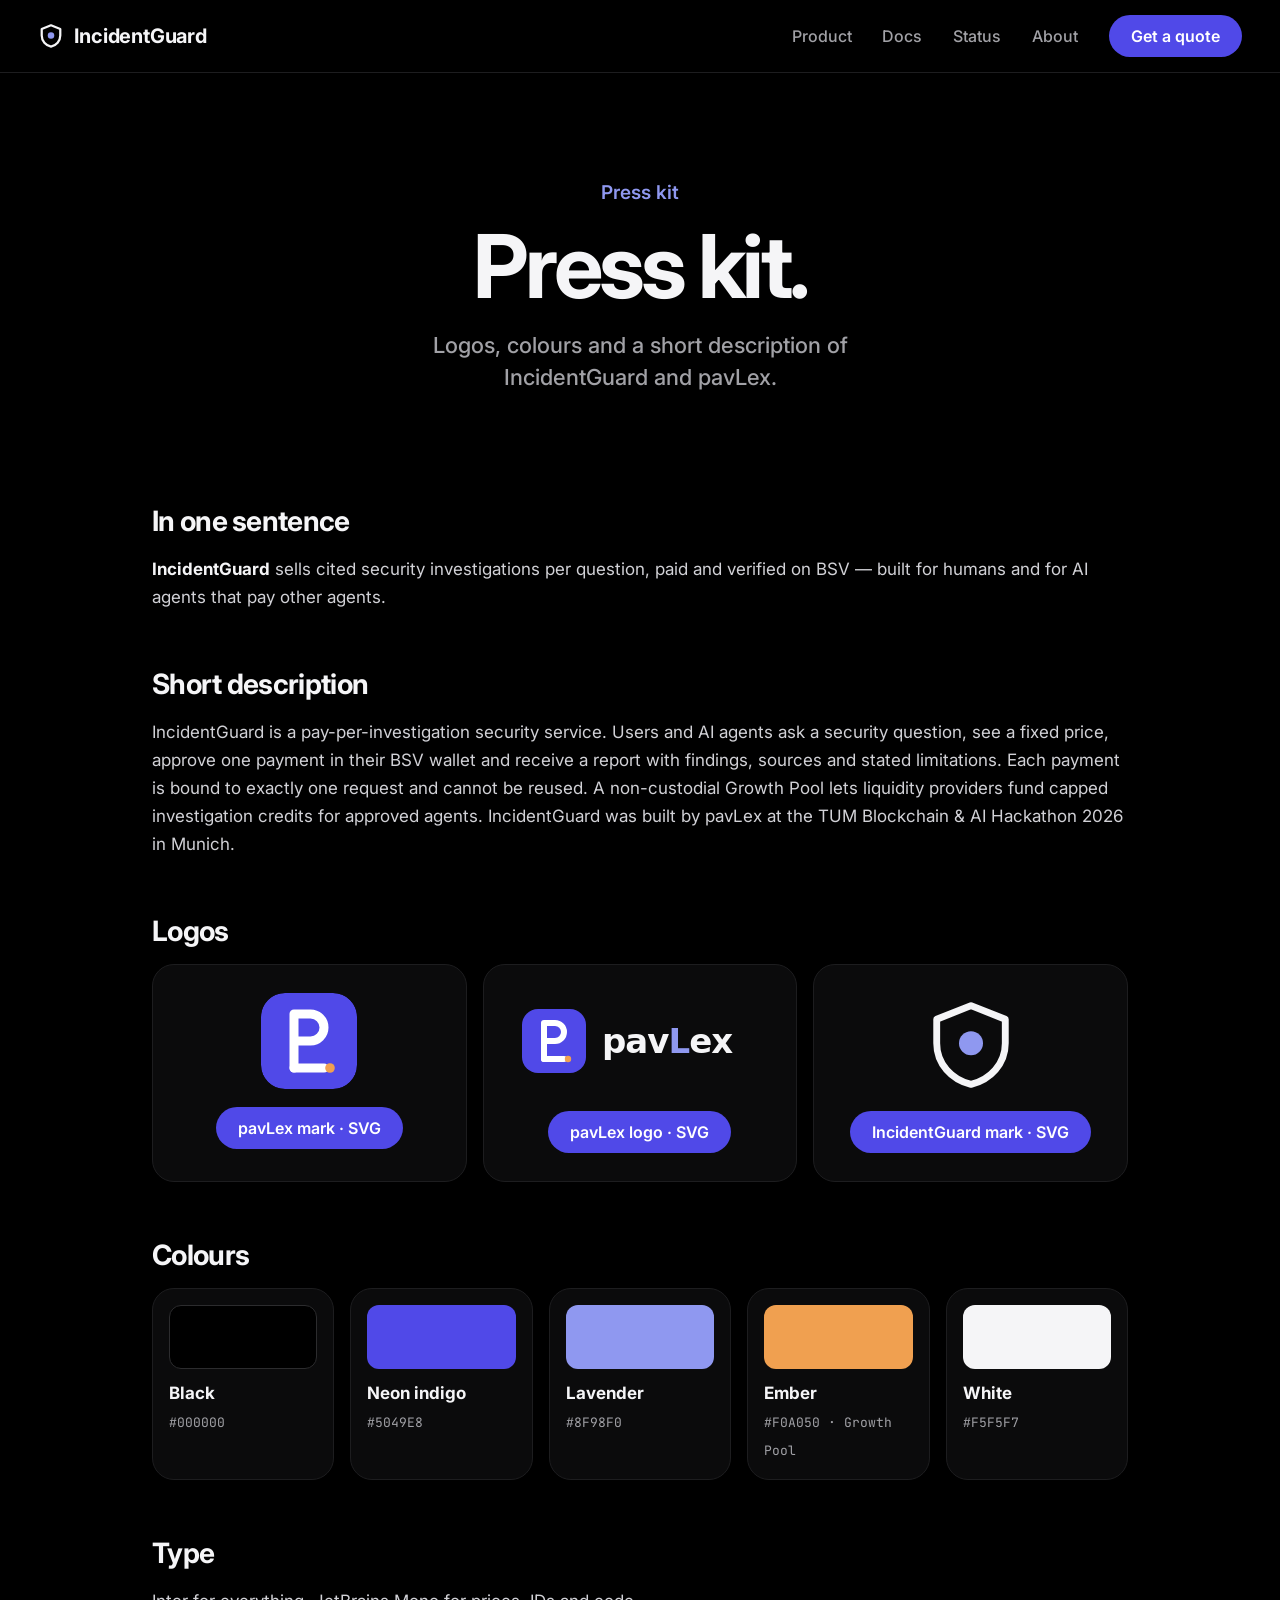
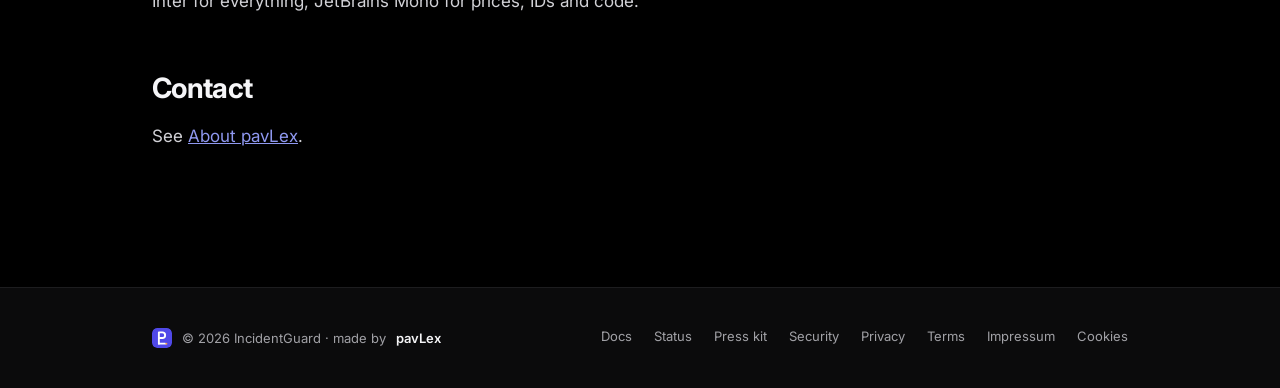
<file: press/index.html>
<!doctype html>
<html lang="en">
<head>
<meta charset="utf-8">
<meta name="viewport" content="width=device-width, initial-scale=1">
<title>Press kit — IncidentGuard</title>
<link rel="icon" href="../brand/pavlex-mark.svg" type="image/svg+xml">
<link rel="preconnect" href="https://fonts.googleapis.com">
<link href="https://fonts.googleapis.com/css2?family=Inter:wght@400;500;600;700&amp;family=JetBrains+Mono:wght@400;500&amp;display=swap" rel="stylesheet">
<link rel="stylesheet" href="../assets/site.css">
</head>
<body>
<header class="top"><nav aria-label="Main">
<a class="brand" href="../landing-page/"><svg width="26" height="26" viewBox="0 0 28 28" fill="none" aria-hidden="true"><path d="M14 2.5 4 6.5v7c0 6 4.3 10.6 10 12 5.7-1.4 10-6 10-12v-7L14 2.5Z" stroke="#F5F5F7" stroke-width="2.4" stroke-linejoin="round"/><circle cx="14" cy="13.5" r="3.5" fill="#8F98F0"/></svg>IncidentGuard</a>
<div class="links"><a href="../landing-page/">Product</a><a href="../docs/">Docs</a><a href="../status/">Status</a><a href="../about/">About</a><a class="cta" href="../portal/">Get a quote</a></div>
</nav></header>
<main>
<section class="hero"><p class="eyebrow">Press kit</p><h1>Press kit.</h1><p class="lead">Logos, colours and a short description of IncidentGuard and pavLex.</p></section>
<div class="wrap wide prose">
<h2>In one sentence</h2>
<p><b style="color:var(--text)">IncidentGuard</b> sells cited security investigations per question, paid and verified on BSV — built for humans and for AI agents that pay other agents.</p>
<h2>Short description</h2>
<p>IncidentGuard is a pay-per-investigation security service. Users and AI agents ask a security question, see a fixed price, approve one payment in their BSV wallet and receive a report with findings, sources and stated limitations. Each payment is bound to exactly one request and cannot be reused. A non-custodial Growth Pool lets liquidity providers fund capped investigation credits for approved agents. IncidentGuard was built by pavLex at the TUM Blockchain &amp; AI Hackathon 2026 in Munich.</p>
<h2>Logos</h2>
<div class="grid" style="margin-top:16px">
<div class="card" style="display:flex;flex-direction:column;align-items:center;gap:18px"><img src="../brand/pavlex-mark.svg" width="96" height="96" alt="pavLex mark" style="border-radius:24px"><a class="cta" href="../brand/pavlex-mark.svg" download>pavLex mark · SVG</a></div>
<div class="card" style="display:flex;flex-direction:column;align-items:center;gap:18px;justify-content:space-between"><img src="../brand/pavlex-logo.svg" width="236" height="64" alt="pavLex logo" style="margin-top:16px"><a class="cta" href="../brand/pavlex-logo.svg" download>pavLex logo · SVG</a></div>
<div class="card" style="display:flex;flex-direction:column;align-items:center;gap:18px;justify-content:space-between"><svg width="96" height="96" viewBox="0 0 28 28" fill="none" aria-label="IncidentGuard shield" style="margin-top:4px"><path d="M14 2.5 4 6.5v7c0 6 4.3 10.6 10 12 5.7-1.4 10-6 10-12v-7L14 2.5Z" stroke="#F5F5F7" stroke-width="2" stroke-linejoin="round"/><circle cx="14" cy="13.5" r="3.5" fill="#8F98F0"/></svg><a class="cta" href="../brand/incidentguard-mark.svg" download>IncidentGuard mark · SVG</a></div>
</div>
<h2>Colours</h2>
<div class="grid" style="margin-top:16px;grid-template-columns:repeat(auto-fit,minmax(150px,1fr))">
<div class="card" style="padding:16px"><div style="height:64px;border-radius:12px;background:#000;border:1px solid #2C2C2E"></div><p style="margin:10px 0 0"><b style="color:var(--text)">Black</b><br><span class="mono" style="font-size:13px;color:var(--muted)">#000000</span></p></div>
<div class="card" style="padding:16px"><div style="height:64px;border-radius:12px;background:#5049E8"></div><p style="margin:10px 0 0"><b style="color:var(--text)">Neon indigo</b><br><span class="mono" style="font-size:13px;color:var(--muted)">#5049E8</span></p></div>
<div class="card" style="padding:16px"><div style="height:64px;border-radius:12px;background:#8F98F0"></div><p style="margin:10px 0 0"><b style="color:var(--text)">Lavender</b><br><span class="mono" style="font-size:13px;color:var(--muted)">#8F98F0</span></p></div>
<div class="card" style="padding:16px"><div style="height:64px;border-radius:12px;background:#F0A050"></div><p style="margin:10px 0 0"><b style="color:var(--text)">Ember</b><br><span class="mono" style="font-size:13px;color:var(--muted)">#F0A050 · Growth Pool</span></p></div>
<div class="card" style="padding:16px"><div style="height:64px;border-radius:12px;background:#F5F5F7"></div><p style="margin:10px 0 0"><b style="color:var(--text)">White</b><br><span class="mono" style="font-size:13px;color:var(--muted)">#F5F5F7</span></p></div>
</div>
<h2>Type</h2>
<p>Inter for everything, JetBrains Mono for prices, IDs and code.</p>
<h2>Contact</h2>
<p>See <a href="../about/#contact">About pavLex</a>.</p>

</div>
</main>
<footer><div class="in">
<span style="display:flex;align-items:center;gap:10px"><img src="../brand/pavlex-mark.svg" width="20" height="20" alt="" style="border-radius:5px">© 2026 IncidentGuard · made by <a href="../about/" style="color:var(--text);font-weight:600">pavLex</a></span>
<nav aria-label="Footer"><a href="../docs/">Docs</a><a href="../status/">Status</a><a href="../press/">Press kit</a><a href="../security/">Security</a><a href="../legal/privacy.html">Privacy</a><a href="../legal/terms.html">Terms</a><a href="../legal/impressum.html">Impressum</a><a href="../legal/cookies.html">Cookies</a></nav>
</div></footer>
</body>
</html>
</file>
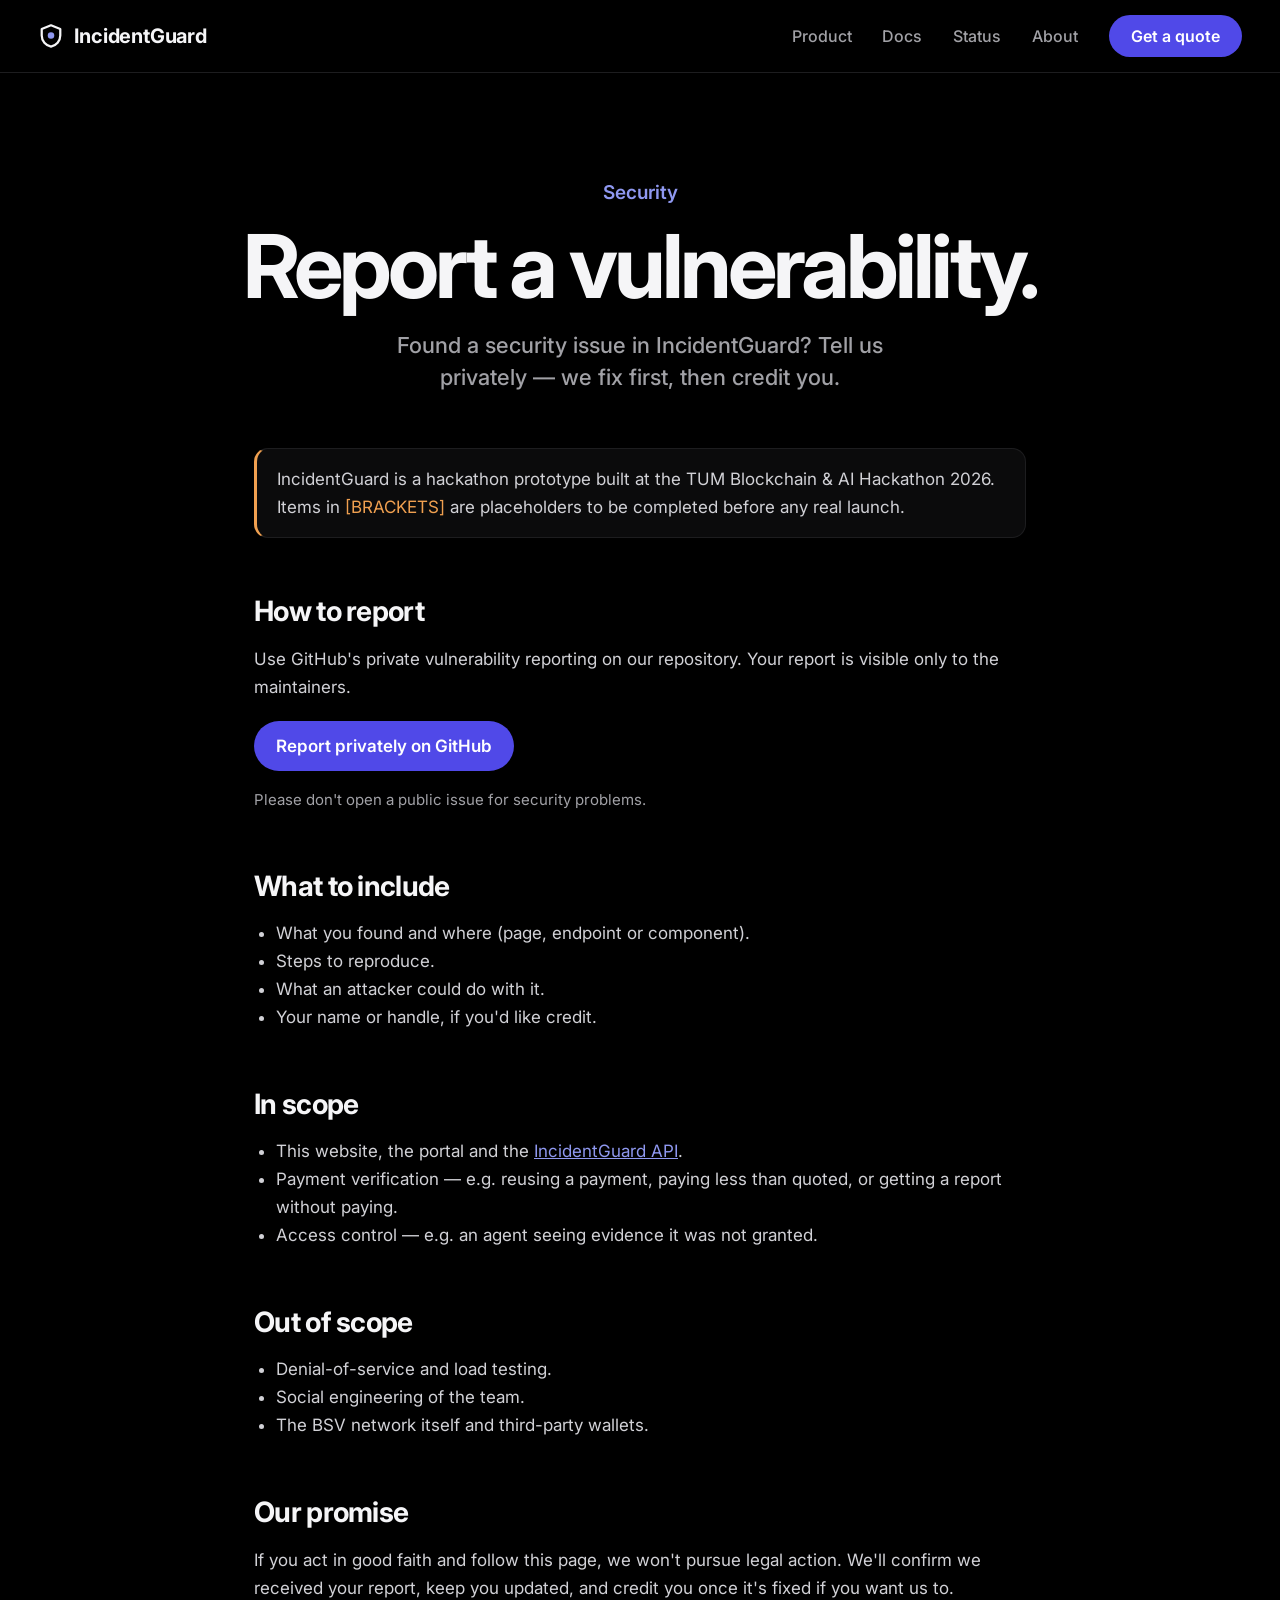
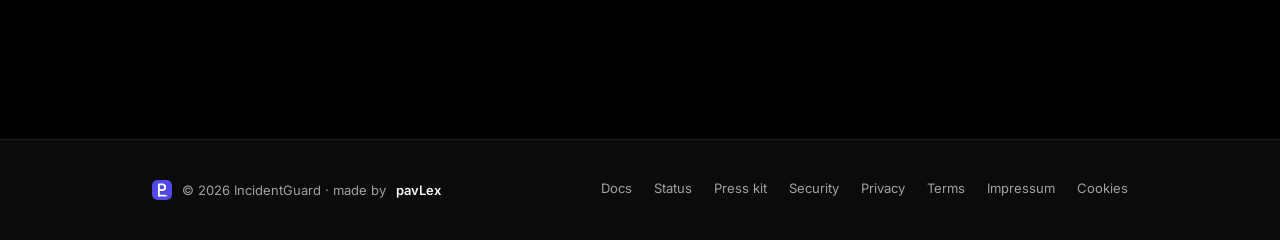
<file: security/index.html>
<!doctype html>
<html lang="en">
<head>
<meta charset="utf-8">
<meta name="viewport" content="width=device-width, initial-scale=1">
<title>Report a vulnerability — IncidentGuard</title>
<link rel="icon" href="../brand/pavlex-mark.svg" type="image/svg+xml">
<link rel="preconnect" href="https://fonts.googleapis.com">
<link href="https://fonts.googleapis.com/css2?family=Inter:wght@400;500;600;700&amp;family=JetBrains+Mono:wght@400;500&amp;display=swap" rel="stylesheet">
<link rel="stylesheet" href="../assets/site.css">
</head>
<body>
<header class="top"><nav aria-label="Main">
<a class="brand" href="../landing-page/"><svg width="26" height="26" viewBox="0 0 28 28" fill="none" aria-hidden="true"><path d="M14 2.5 4 6.5v7c0 6 4.3 10.6 10 12 5.7-1.4 10-6 10-12v-7L14 2.5Z" stroke="#F5F5F7" stroke-width="2.4" stroke-linejoin="round"/><circle cx="14" cy="13.5" r="3.5" fill="#8F98F0"/></svg>IncidentGuard</a>
<div class="links"><a href="../landing-page/">Product</a><a href="../docs/">Docs</a><a href="../status/">Status</a><a href="../about/">About</a><a class="cta" href="../portal/">Get a quote</a></div>
</nav></header>
<main>
<section class="hero"><p class="eyebrow">Security</p><h1>Report a vulnerability.</h1><p class="lead">Found a security issue in IncidentGuard? Tell us privately — we fix first, then credit you.</p></section>
<div class="wrap prose">
<p class="note">IncidentGuard is a hackathon prototype built at the TUM Blockchain &amp; AI Hackathon 2026. Items in <span class="ph">[BRACKETS]</span> are placeholders to be completed before any real launch.</p>
<h2>How to report</h2>
<p>Use GitHub's private vulnerability reporting on our repository. Your report is visible only to the maintainers.</p>
<p style="margin-top:20px"><a class="cta" href="https://github.com/alexandru-balaban/BSV_TRACK/security/advisories/new">Report privately on GitHub</a></p>
<p style="color:var(--muted);font-size:15px">Please don't open a public issue for security problems.</p>
<h2>What to include</h2>
<ul><li>What you found and where (page, endpoint or component).</li><li>Steps to reproduce.</li><li>What an attacker could do with it.</li><li>Your name or handle, if you'd like credit.</li></ul>
<h2>In scope</h2>
<ul><li>This website, the portal and the <a href="../docs/">IncidentGuard API</a>.</li><li>Payment verification — e.g. reusing a payment, paying less than quoted, or getting a report without paying.</li><li>Access control — e.g. an agent seeing evidence it was not granted.</li></ul>
<h2>Out of scope</h2>
<ul><li>Denial-of-service and load testing.</li><li>Social engineering of the team.</li><li>The BSV network itself and third-party wallets.</li></ul>
<h2>Our promise</h2>
<p>If you act in good faith and follow this page, we won't pursue legal action. We'll confirm we received your report, keep you updated, and credit you once it's fixed if you want us to.</p>

</div>
</main>
<footer><div class="in">
<span style="display:flex;align-items:center;gap:10px"><img src="../brand/pavlex-mark.svg" width="20" height="20" alt="" style="border-radius:5px">© 2026 IncidentGuard · made by <a href="../about/" style="color:var(--text);font-weight:600">pavLex</a></span>
<nav aria-label="Footer"><a href="../docs/">Docs</a><a href="../status/">Status</a><a href="../press/">Press kit</a><a href="../security/">Security</a><a href="../legal/privacy.html">Privacy</a><a href="../legal/terms.html">Terms</a><a href="../legal/impressum.html">Impressum</a><a href="../legal/cookies.html">Cookies</a></nav>
</div></footer>
</body>
</html>
</file>
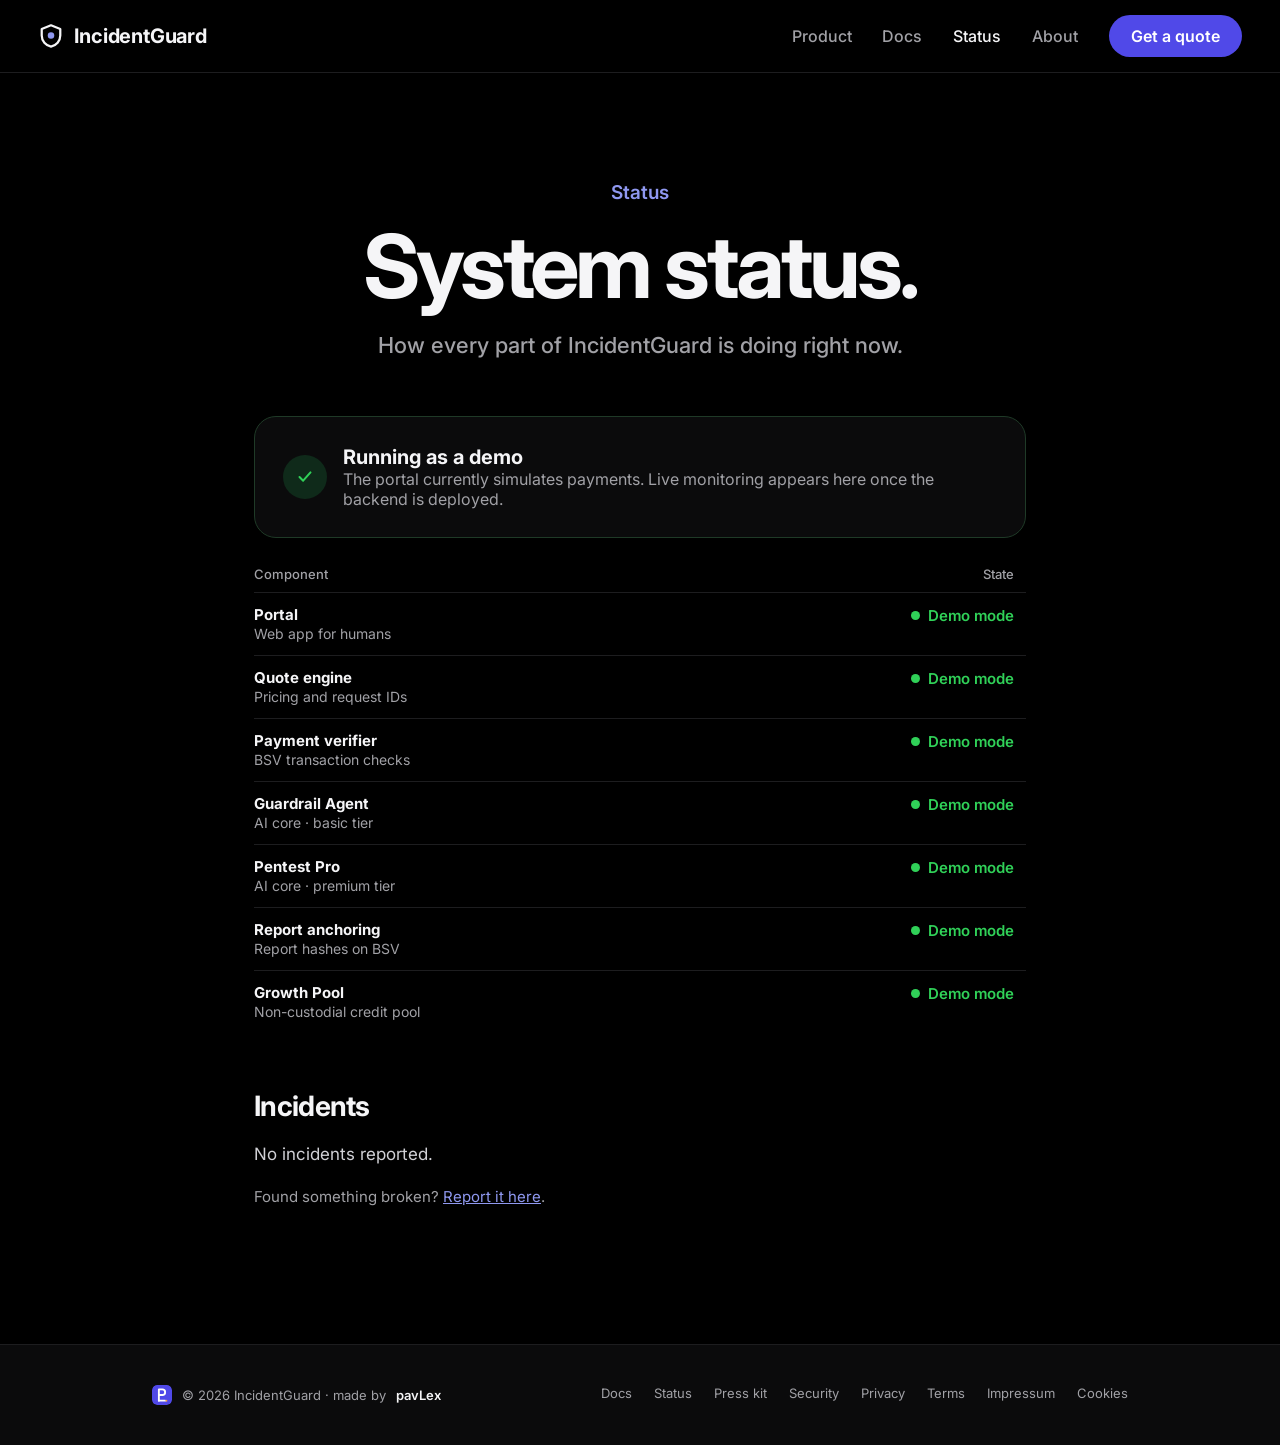
<file: status/index.html>
<!doctype html>
<html lang="en">
<head>
<meta charset="utf-8">
<meta name="viewport" content="width=device-width, initial-scale=1">
<title>System status — IncidentGuard</title>
<link rel="icon" href="../brand/pavlex-mark.svg" type="image/svg+xml">
<link rel="preconnect" href="https://fonts.googleapis.com">
<link href="https://fonts.googleapis.com/css2?family=Inter:wght@400;500;600;700&amp;family=JetBrains+Mono:wght@400;500&amp;display=swap" rel="stylesheet">
<link rel="stylesheet" href="../assets/site.css">
</head>
<body>
<header class="top"><nav aria-label="Main">
<a class="brand" href="../landing-page/"><svg width="26" height="26" viewBox="0 0 28 28" fill="none" aria-hidden="true"><path d="M14 2.5 4 6.5v7c0 6 4.3 10.6 10 12 5.7-1.4 10-6 10-12v-7L14 2.5Z" stroke="#F5F5F7" stroke-width="2.4" stroke-linejoin="round"/><circle cx="14" cy="13.5" r="3.5" fill="#8F98F0"/></svg>IncidentGuard</a>
<div class="links"><a href="../landing-page/">Product</a><a href="../docs/">Docs</a><a href="../status/" aria-current="page">Status</a><a href="../about/">About</a><a class="cta" href="../portal/">Get a quote</a></div>
</nav></header>
<main>
<section class="hero"><p class="eyebrow">Status</p><h1>System status.</h1><p class="lead">How every part of IncidentGuard is doing right now.</p></section>
<div class="wrap prose">
<div class="card" style="display:flex;align-items:center;gap:16px;margin-bottom:28px;border-color:#1F3A27">
<span style="width:44px;height:44px;border-radius:50%;background:#0F2A1A;display:grid;place-items:center;flex:none"><svg width="22" height="22" viewBox="0 0 24 24" fill="none" aria-hidden="true"><path d="m6 12 4 4 8-9" stroke="#30D158" stroke-width="2.2" stroke-linecap="round" stroke-linejoin="round"/></svg></span>
<div><b style="font-size:20px">Running as a demo</b><br><span style="color:var(--muted)">The portal currently simulates payments. Live monitoring appears here once the backend is deployed.</span></div></div>
<table><thead><tr><th>Component</th><th style="text-align:right">State</th></tr></thead><tbody><tr><td><b style="color:var(--text)">Portal</b><br><span style="font-size:14px;color:var(--muted)">Web app for humans</span></td><td style="text-align:right;white-space:nowrap"><span style="display:inline-flex;align-items:center;gap:8px;color:var(--ok);font-weight:600"><span style="width:9px;height:9px;border-radius:50%;background:var(--ok)"></span>Demo mode</span></td></tr><tr><td><b style="color:var(--text)">Quote engine</b><br><span style="font-size:14px;color:var(--muted)">Pricing and request IDs</span></td><td style="text-align:right;white-space:nowrap"><span style="display:inline-flex;align-items:center;gap:8px;color:var(--ok);font-weight:600"><span style="width:9px;height:9px;border-radius:50%;background:var(--ok)"></span>Demo mode</span></td></tr><tr><td><b style="color:var(--text)">Payment verifier</b><br><span style="font-size:14px;color:var(--muted)">BSV transaction checks</span></td><td style="text-align:right;white-space:nowrap"><span style="display:inline-flex;align-items:center;gap:8px;color:var(--ok);font-weight:600"><span style="width:9px;height:9px;border-radius:50%;background:var(--ok)"></span>Demo mode</span></td></tr><tr><td><b style="color:var(--text)">Guardrail Agent</b><br><span style="font-size:14px;color:var(--muted)">AI core · basic tier</span></td><td style="text-align:right;white-space:nowrap"><span style="display:inline-flex;align-items:center;gap:8px;color:var(--ok);font-weight:600"><span style="width:9px;height:9px;border-radius:50%;background:var(--ok)"></span>Demo mode</span></td></tr><tr><td><b style="color:var(--text)">Pentest Pro</b><br><span style="font-size:14px;color:var(--muted)">AI core · premium tier</span></td><td style="text-align:right;white-space:nowrap"><span style="display:inline-flex;align-items:center;gap:8px;color:var(--ok);font-weight:600"><span style="width:9px;height:9px;border-radius:50%;background:var(--ok)"></span>Demo mode</span></td></tr><tr><td><b style="color:var(--text)">Report anchoring</b><br><span style="font-size:14px;color:var(--muted)">Report hashes on BSV</span></td><td style="text-align:right;white-space:nowrap"><span style="display:inline-flex;align-items:center;gap:8px;color:var(--ok);font-weight:600"><span style="width:9px;height:9px;border-radius:50%;background:var(--ok)"></span>Demo mode</span></td></tr><tr><td><b style="color:var(--text)">Growth Pool</b><br><span style="font-size:14px;color:var(--muted)">Non-custodial credit pool</span></td><td style="text-align:right;white-space:nowrap"><span style="display:inline-flex;align-items:center;gap:8px;color:var(--ok);font-weight:600"><span style="width:9px;height:9px;border-radius:50%;background:var(--ok)"></span>Demo mode</span></td></tr></tbody></table>
<h2>Incidents</h2>
<p>No incidents reported.</p>
<p style="color:var(--muted);font-size:15px">Found something broken? <a href="../security/">Report it here</a>.</p>

</div>
</main>
<footer><div class="in">
<span style="display:flex;align-items:center;gap:10px"><img src="../brand/pavlex-mark.svg" width="20" height="20" alt="" style="border-radius:5px">© 2026 IncidentGuard · made by <a href="../about/" style="color:var(--text);font-weight:600">pavLex</a></span>
<nav aria-label="Footer"><a href="../docs/">Docs</a><a href="../status/" aria-current="page">Status</a><a href="../press/">Press kit</a><a href="../security/">Security</a><a href="../legal/privacy.html">Privacy</a><a href="../legal/terms.html">Terms</a><a href="../legal/impressum.html">Impressum</a><a href="../legal/cookies.html">Cookies</a></nav>
</div></footer>
</body>
</html>
</file>
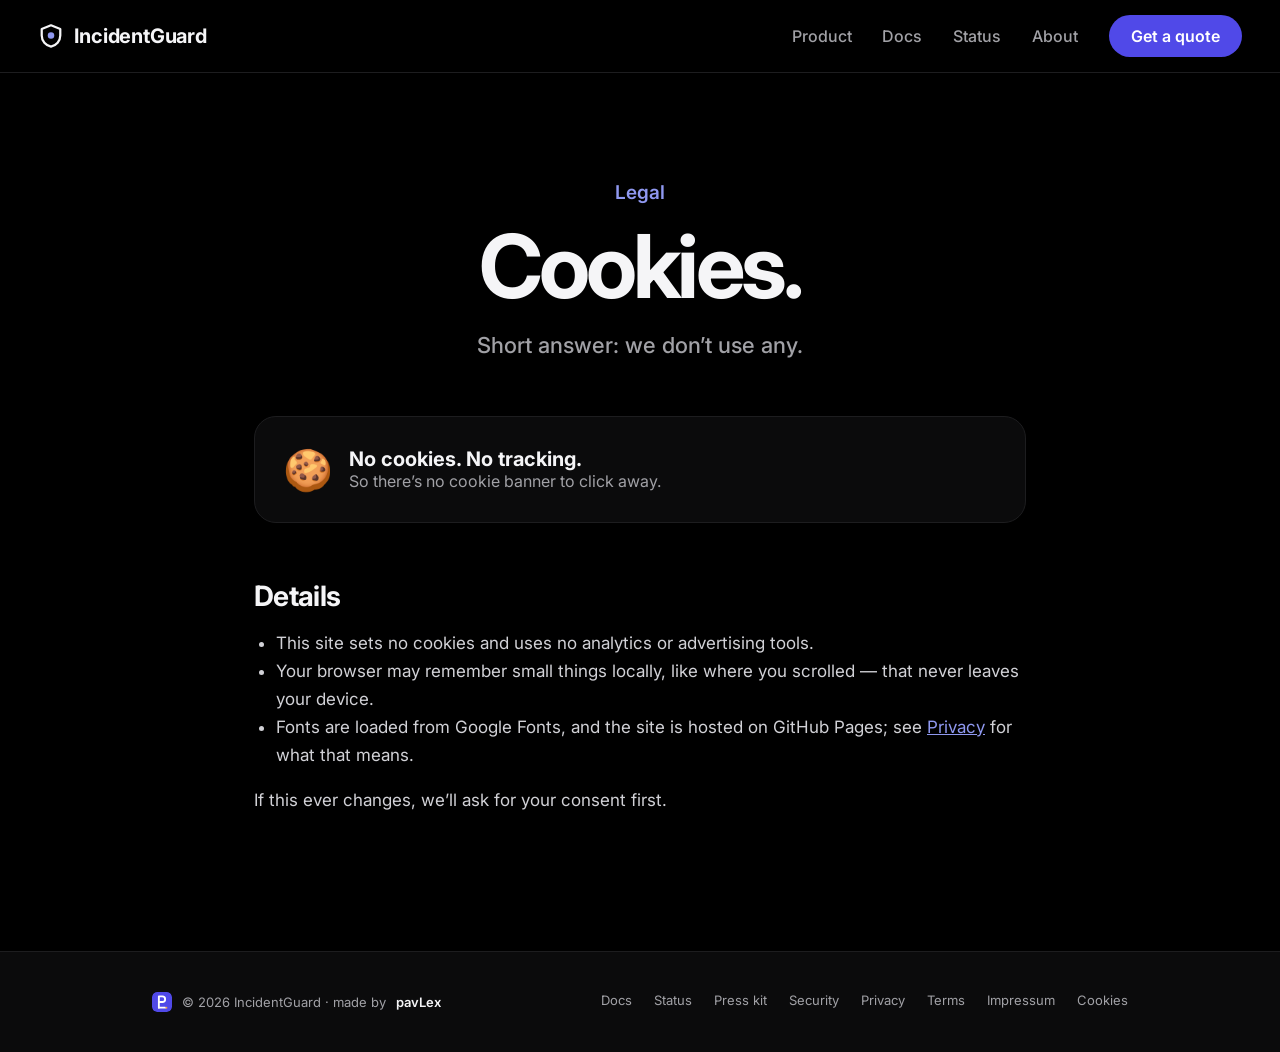
<file: legal/cookies.html>
<!doctype html>
<html lang="en">
<head>
<meta charset="utf-8">
<meta name="viewport" content="width=device-width, initial-scale=1">
<title>Cookies — IncidentGuard</title>
<link rel="icon" href="../brand/pavlex-mark.svg" type="image/svg+xml">
<link rel="preconnect" href="https://fonts.googleapis.com">
<link href="https://fonts.googleapis.com/css2?family=Inter:wght@400;500;600;700&amp;family=JetBrains+Mono:wght@400;500&amp;display=swap" rel="stylesheet">
<link rel="stylesheet" href="../assets/site.css">
</head>
<body>
<header class="top"><nav aria-label="Main">
<a class="brand" href="../landing-page/"><svg width="26" height="26" viewBox="0 0 28 28" fill="none" aria-hidden="true"><path d="M14 2.5 4 6.5v7c0 6 4.3 10.6 10 12 5.7-1.4 10-6 10-12v-7L14 2.5Z" stroke="#F5F5F7" stroke-width="2.4" stroke-linejoin="round"/><circle cx="14" cy="13.5" r="3.5" fill="#8F98F0"/></svg>IncidentGuard</a>
<div class="links"><a href="../landing-page/">Product</a><a href="../docs/">Docs</a><a href="../status/">Status</a><a href="../about/">About</a><a class="cta" href="../portal/">Get a quote</a></div>
</nav></header>
<main>
<section class="hero"><p class="eyebrow">Legal</p><h1>Cookies.</h1><p class="lead">Short answer: we don’t use any.</p></section>
<div class="wrap prose">
<div class="card" style="display:flex;align-items:center;gap:16px;margin-bottom:12px">
<span style="font-size:40px" aria-hidden="true">🍪</span>
<div><b style="font-size:20px">No cookies. No tracking.</b><br><span style="color:var(--muted)">So there’s no cookie banner to click away.</span></div></div>
<h2>Details</h2>
<ul>
<li>This site sets no cookies and uses no analytics or advertising tools.</li>
<li>Your browser may remember small things locally, like where you scrolled — that never leaves your device.</li>
<li>Fonts are loaded from Google Fonts, and the site is hosted on GitHub Pages; see <a href="privacy.html">Privacy</a> for what that means.</li>
</ul>
<p>If this ever changes, we’ll ask for your consent first.</p>

</div>
</main>
<footer><div class="in">
<span style="display:flex;align-items:center;gap:10px"><img src="../brand/pavlex-mark.svg" width="20" height="20" alt="" style="border-radius:5px">© 2026 IncidentGuard · made by <a href="../about/" style="color:var(--text);font-weight:600">pavLex</a></span>
<nav aria-label="Footer"><a href="../docs/">Docs</a><a href="../status/">Status</a><a href="../press/">Press kit</a><a href="../security/">Security</a><a href="../legal/privacy.html">Privacy</a><a href="../legal/terms.html">Terms</a><a href="../legal/impressum.html">Impressum</a><a href="../legal/cookies.html">Cookies</a></nav>
</div></footer>
</body>
</html>
</file>
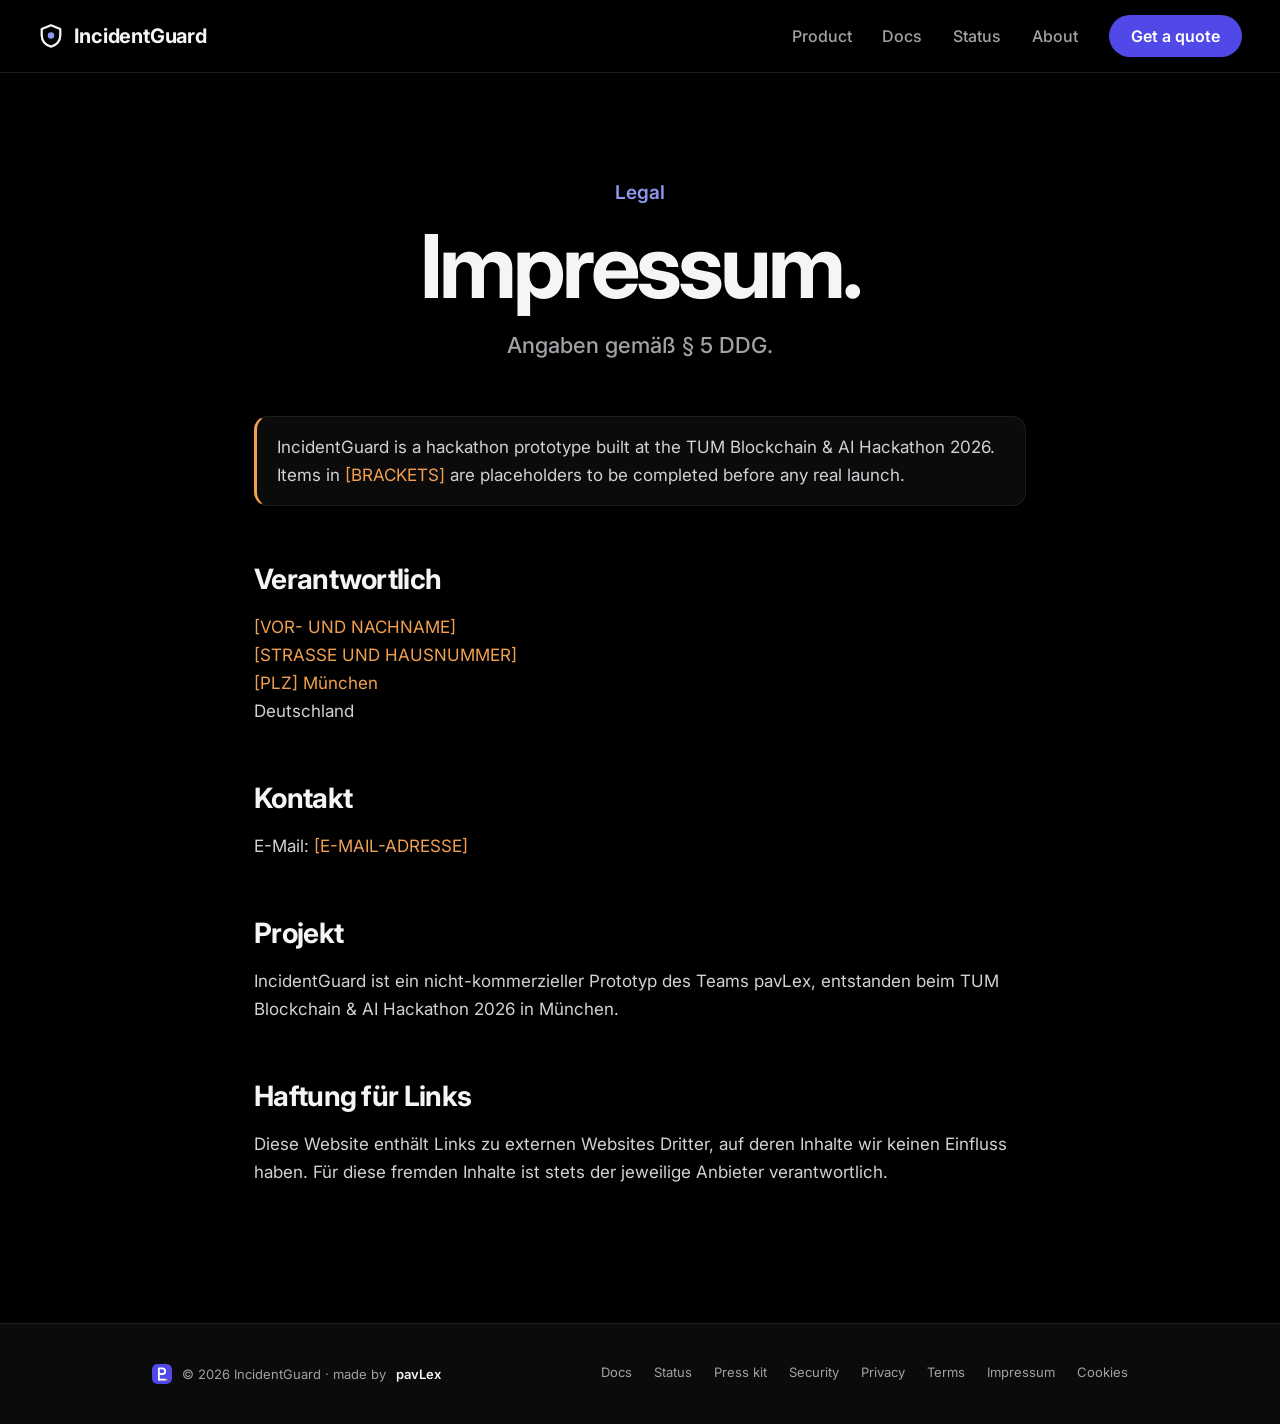
<file: legal/impressum.html>
<!doctype html>
<html lang="en">
<head>
<meta charset="utf-8">
<meta name="viewport" content="width=device-width, initial-scale=1">
<title>Impressum — IncidentGuard</title>
<link rel="icon" href="../brand/pavlex-mark.svg" type="image/svg+xml">
<link rel="preconnect" href="https://fonts.googleapis.com">
<link href="https://fonts.googleapis.com/css2?family=Inter:wght@400;500;600;700&amp;family=JetBrains+Mono:wght@400;500&amp;display=swap" rel="stylesheet">
<link rel="stylesheet" href="../assets/site.css">
</head>
<body>
<header class="top"><nav aria-label="Main">
<a class="brand" href="../landing-page/"><svg width="26" height="26" viewBox="0 0 28 28" fill="none" aria-hidden="true"><path d="M14 2.5 4 6.5v7c0 6 4.3 10.6 10 12 5.7-1.4 10-6 10-12v-7L14 2.5Z" stroke="#F5F5F7" stroke-width="2.4" stroke-linejoin="round"/><circle cx="14" cy="13.5" r="3.5" fill="#8F98F0"/></svg>IncidentGuard</a>
<div class="links"><a href="../landing-page/">Product</a><a href="../docs/">Docs</a><a href="../status/">Status</a><a href="../about/">About</a><a class="cta" href="../portal/">Get a quote</a></div>
</nav></header>
<main>
<section class="hero"><p class="eyebrow">Legal</p><h1>Impressum.</h1><p class="lead">Angaben gemäß § 5 DDG.</p></section>
<div class="wrap prose">
<p class="note">IncidentGuard is a hackathon prototype built at the TUM Blockchain &amp; AI Hackathon 2026. Items in <span class="ph">[BRACKETS]</span> are placeholders to be completed before any real launch.</p>
<h2>Verantwortlich</h2>
<p><span class="ph">[VOR- UND NACHNAME]</span><br><span class="ph">[STRASSE UND HAUSNUMMER]</span><br><span class="ph">[PLZ] München</span><br>Deutschland</p>
<h2>Kontakt</h2>
<p>E-Mail: <span class="ph">[E-MAIL-ADRESSE]</span></p>
<h2>Projekt</h2>
<p>IncidentGuard ist ein nicht-kommerzieller Prototyp des Teams pavLex, entstanden beim TUM Blockchain &amp; AI Hackathon 2026 in München.</p>
<h2>Haftung für Links</h2>
<p>Diese Website enthält Links zu externen Websites Dritter, auf deren Inhalte wir keinen Einfluss haben. Für diese fremden Inhalte ist stets der jeweilige Anbieter verantwortlich.</p>

</div>
</main>
<footer><div class="in">
<span style="display:flex;align-items:center;gap:10px"><img src="../brand/pavlex-mark.svg" width="20" height="20" alt="" style="border-radius:5px">© 2026 IncidentGuard · made by <a href="../about/" style="color:var(--text);font-weight:600">pavLex</a></span>
<nav aria-label="Footer"><a href="../docs/">Docs</a><a href="../status/">Status</a><a href="../press/">Press kit</a><a href="../security/">Security</a><a href="../legal/privacy.html">Privacy</a><a href="../legal/terms.html">Terms</a><a href="../legal/impressum.html">Impressum</a><a href="../legal/cookies.html">Cookies</a></nav>
</div></footer>
</body>
</html>
</file>
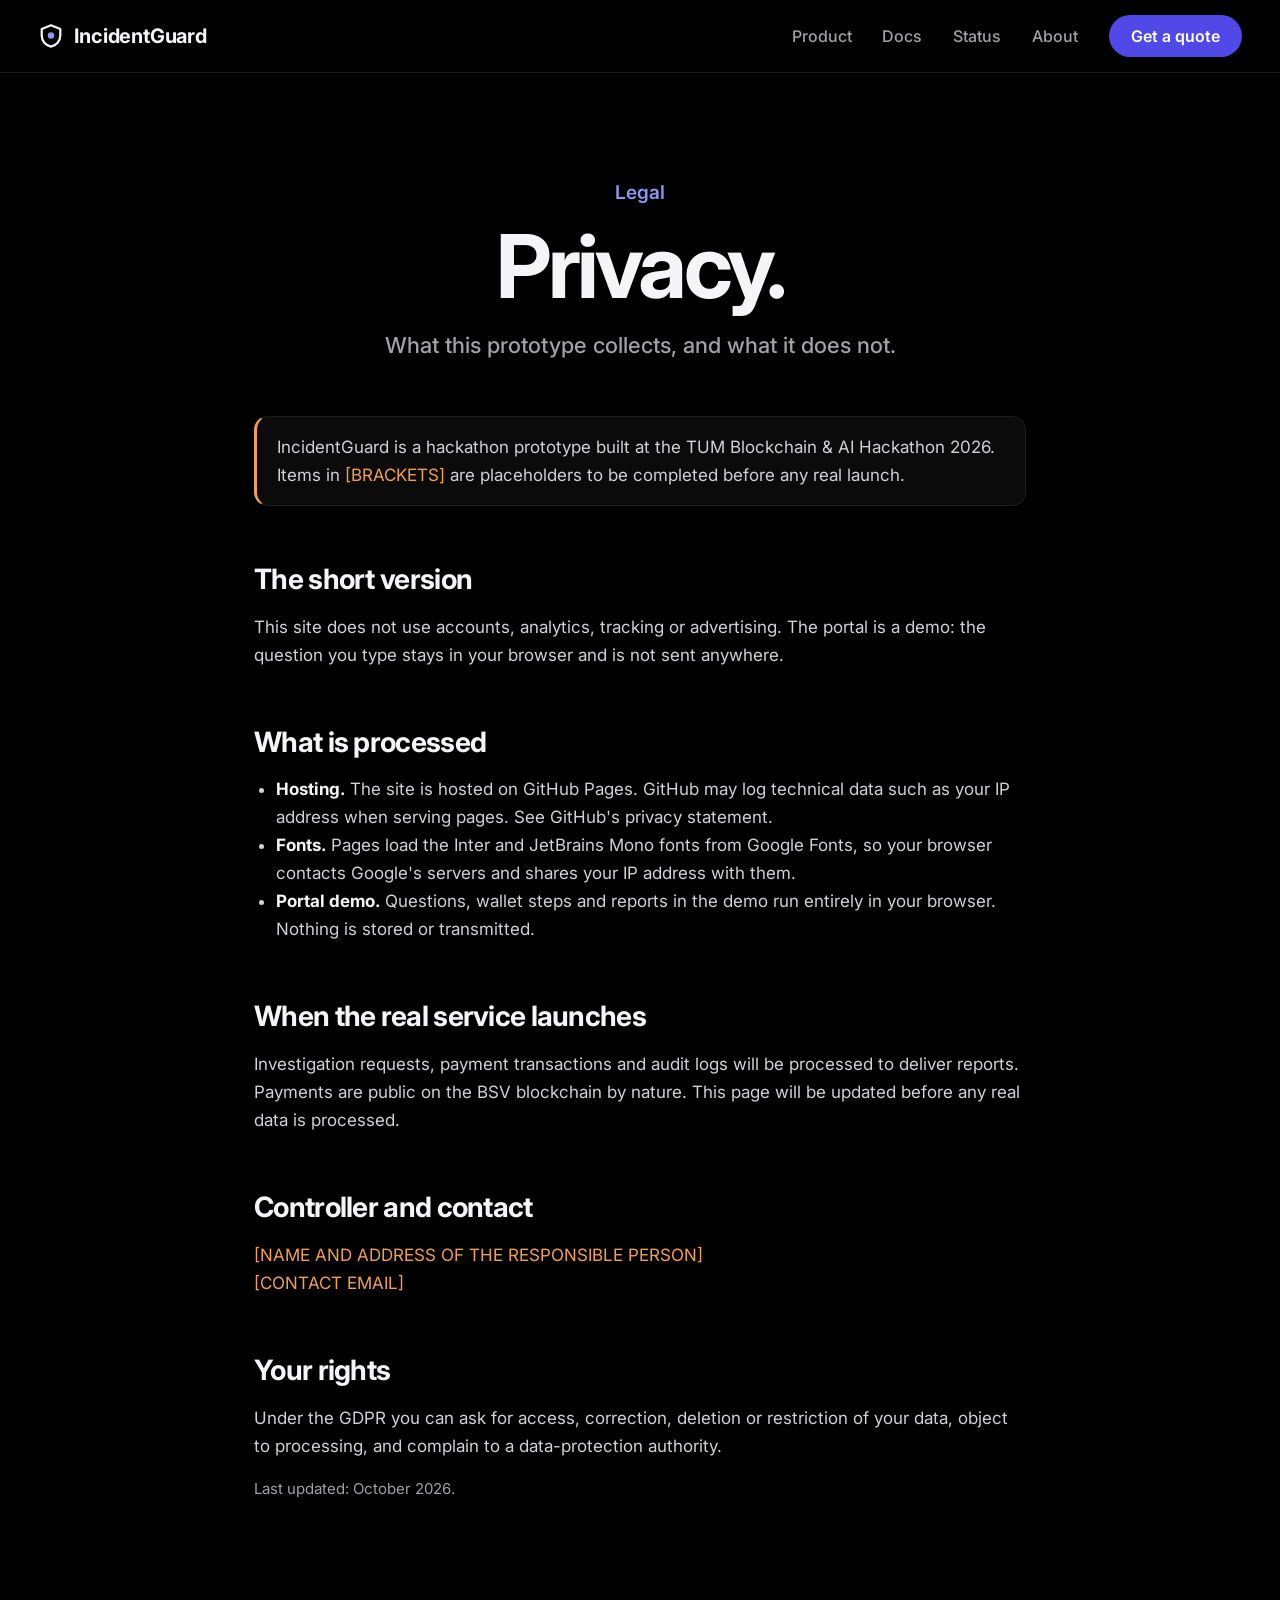
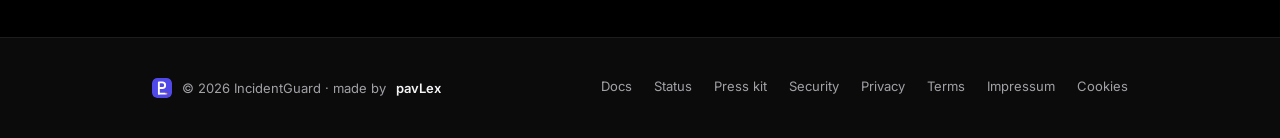
<file: legal/privacy.html>
<!doctype html>
<html lang="en">
<head>
<meta charset="utf-8">
<meta name="viewport" content="width=device-width, initial-scale=1">
<title>Privacy — IncidentGuard</title>
<link rel="icon" href="../brand/pavlex-mark.svg" type="image/svg+xml">
<link rel="preconnect" href="https://fonts.googleapis.com">
<link href="https://fonts.googleapis.com/css2?family=Inter:wght@400;500;600;700&amp;family=JetBrains+Mono:wght@400;500&amp;display=swap" rel="stylesheet">
<link rel="stylesheet" href="../assets/site.css">
</head>
<body>
<header class="top"><nav aria-label="Main">
<a class="brand" href="../landing-page/"><svg width="26" height="26" viewBox="0 0 28 28" fill="none" aria-hidden="true"><path d="M14 2.5 4 6.5v7c0 6 4.3 10.6 10 12 5.7-1.4 10-6 10-12v-7L14 2.5Z" stroke="#F5F5F7" stroke-width="2.4" stroke-linejoin="round"/><circle cx="14" cy="13.5" r="3.5" fill="#8F98F0"/></svg>IncidentGuard</a>
<div class="links"><a href="../landing-page/">Product</a><a href="../docs/">Docs</a><a href="../status/">Status</a><a href="../about/">About</a><a class="cta" href="../portal/">Get a quote</a></div>
</nav></header>
<main>
<section class="hero"><p class="eyebrow">Legal</p><h1>Privacy.</h1><p class="lead">What this prototype collects, and what it does not.</p></section>
<div class="wrap prose">
<p class="note">IncidentGuard is a hackathon prototype built at the TUM Blockchain &amp; AI Hackathon 2026. Items in <span class="ph">[BRACKETS]</span> are placeholders to be completed before any real launch.</p>
<h2>The short version</h2>
<p>This site does not use accounts, analytics, tracking or advertising. The portal is a demo: the question you type stays in your browser and is not sent anywhere.</p>
<h2>What is processed</h2>
<ul>
<li><b style="color:var(--text)">Hosting.</b> The site is hosted on GitHub Pages. GitHub may log technical data such as your IP address when serving pages. See GitHub's privacy statement.</li>
<li><b style="color:var(--text)">Fonts.</b> Pages load the Inter and JetBrains Mono fonts from Google Fonts, so your browser contacts Google's servers and shares your IP address with them.</li>
<li><b style="color:var(--text)">Portal demo.</b> Questions, wallet steps and reports in the demo run entirely in your browser. Nothing is stored or transmitted.</li>
</ul>
<h2>When the real service launches</h2>
<p>Investigation requests, payment transactions and audit logs will be processed to deliver reports. Payments are public on the BSV blockchain by nature. This page will be updated before any real data is processed.</p>
<h2>Controller and contact</h2>
<p><span class="ph">[NAME AND ADDRESS OF THE RESPONSIBLE PERSON]</span><br><span class="ph">[CONTACT EMAIL]</span></p>
<h2>Your rights</h2>
<p>Under the GDPR you can ask for access, correction, deletion or restriction of your data, object to processing, and complain to a data-protection authority.</p>
<p style="color:var(--muted);font-size:15px">Last updated: October 2026.</p>

</div>
</main>
<footer><div class="in">
<span style="display:flex;align-items:center;gap:10px"><img src="../brand/pavlex-mark.svg" width="20" height="20" alt="" style="border-radius:5px">© 2026 IncidentGuard · made by <a href="../about/" style="color:var(--text);font-weight:600">pavLex</a></span>
<nav aria-label="Footer"><a href="../docs/">Docs</a><a href="../status/">Status</a><a href="../press/">Press kit</a><a href="../security/">Security</a><a href="../legal/privacy.html">Privacy</a><a href="../legal/terms.html">Terms</a><a href="../legal/impressum.html">Impressum</a><a href="../legal/cookies.html">Cookies</a></nav>
</div></footer>
</body>
</html>
</file>
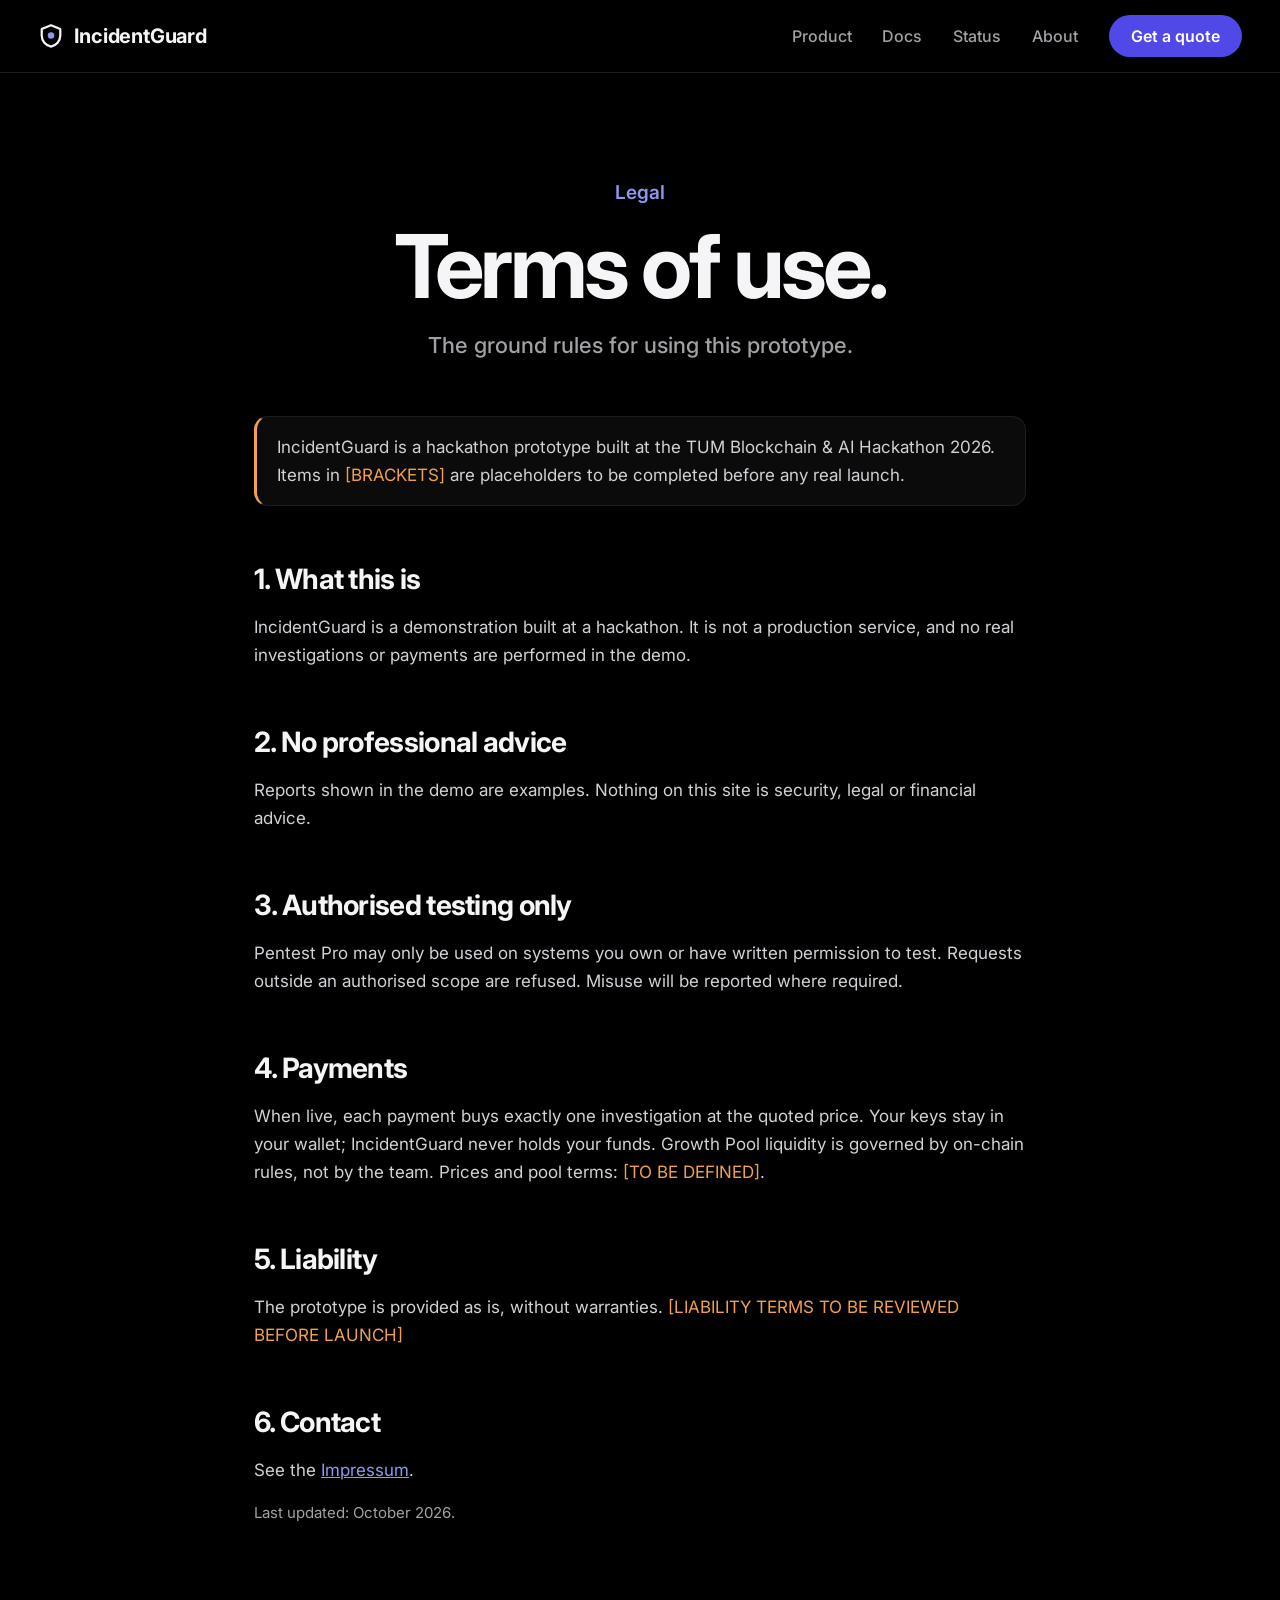
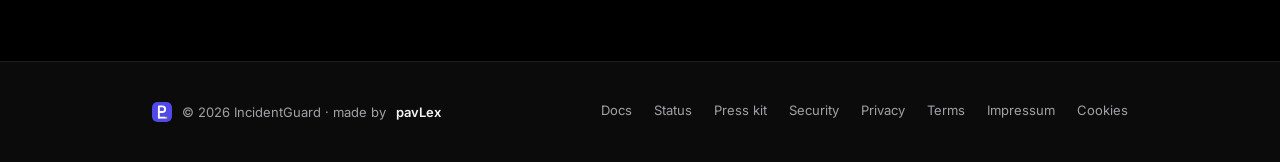
<file: legal/terms.html>
<!doctype html>
<html lang="en">
<head>
<meta charset="utf-8">
<meta name="viewport" content="width=device-width, initial-scale=1">
<title>Terms — IncidentGuard</title>
<link rel="icon" href="../brand/pavlex-mark.svg" type="image/svg+xml">
<link rel="preconnect" href="https://fonts.googleapis.com">
<link href="https://fonts.googleapis.com/css2?family=Inter:wght@400;500;600;700&amp;family=JetBrains+Mono:wght@400;500&amp;display=swap" rel="stylesheet">
<link rel="stylesheet" href="../assets/site.css">
</head>
<body>
<header class="top"><nav aria-label="Main">
<a class="brand" href="../landing-page/"><svg width="26" height="26" viewBox="0 0 28 28" fill="none" aria-hidden="true"><path d="M14 2.5 4 6.5v7c0 6 4.3 10.6 10 12 5.7-1.4 10-6 10-12v-7L14 2.5Z" stroke="#F5F5F7" stroke-width="2.4" stroke-linejoin="round"/><circle cx="14" cy="13.5" r="3.5" fill="#8F98F0"/></svg>IncidentGuard</a>
<div class="links"><a href="../landing-page/">Product</a><a href="../docs/">Docs</a><a href="../status/">Status</a><a href="../about/">About</a><a class="cta" href="../portal/">Get a quote</a></div>
</nav></header>
<main>
<section class="hero"><p class="eyebrow">Legal</p><h1>Terms of use.</h1><p class="lead">The ground rules for using this prototype.</p></section>
<div class="wrap prose">
<p class="note">IncidentGuard is a hackathon prototype built at the TUM Blockchain &amp; AI Hackathon 2026. Items in <span class="ph">[BRACKETS]</span> are placeholders to be completed before any real launch.</p>
<h2>1. What this is</h2>
<p>IncidentGuard is a demonstration built at a hackathon. It is not a production service, and no real investigations or payments are performed in the demo.</p>
<h2>2. No professional advice</h2>
<p>Reports shown in the demo are examples. Nothing on this site is security, legal or financial advice.</p>
<h2>3. Authorised testing only</h2>
<p>Pentest Pro may only be used on systems you own or have written permission to test. Requests outside an authorised scope are refused. Misuse will be reported where required.</p>
<h2>4. Payments</h2>
<p>When live, each payment buys exactly one investigation at the quoted price. Your keys stay in your wallet; IncidentGuard never holds your funds. Growth Pool liquidity is governed by on-chain rules, not by the team. Prices and pool terms: <span class="ph">[TO BE DEFINED]</span>.</p>
<h2>5. Liability</h2>
<p>The prototype is provided as is, without warranties. <span class="ph">[LIABILITY TERMS TO BE REVIEWED BEFORE LAUNCH]</span></p>
<h2>6. Contact</h2>
<p>See the <a href="impressum.html">Impressum</a>.</p>
<p style="color:var(--muted);font-size:15px">Last updated: October 2026.</p>

</div>
</main>
<footer><div class="in">
<span style="display:flex;align-items:center;gap:10px"><img src="../brand/pavlex-mark.svg" width="20" height="20" alt="" style="border-radius:5px">© 2026 IncidentGuard · made by <a href="../about/" style="color:var(--text);font-weight:600">pavLex</a></span>
<nav aria-label="Footer"><a href="../docs/">Docs</a><a href="../status/">Status</a><a href="../press/">Press kit</a><a href="../security/">Security</a><a href="../legal/privacy.html">Privacy</a><a href="../legal/terms.html">Terms</a><a href="../legal/impressum.html">Impressum</a><a href="../legal/cookies.html">Cookies</a></nav>
</div></footer>
</body>
</html>
</file>
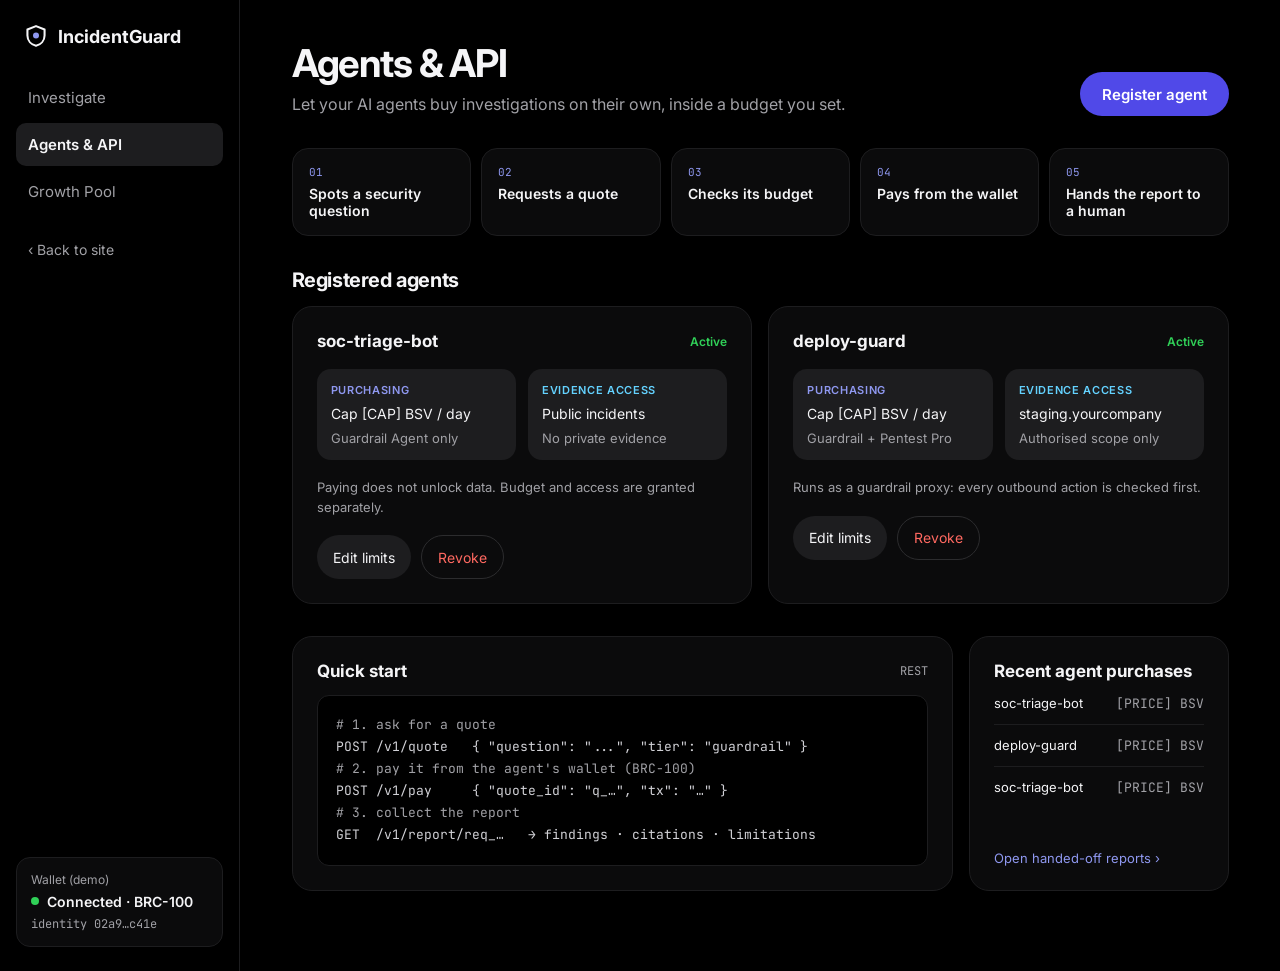
<file: portal/agents.html>
<!doctype html>
<html lang="en">
<head>
<meta charset="utf-8">
<meta name="viewport" content="width=device-width, initial-scale=1">
<title>IncidentGuard — Agents &amp; API</title>
<link rel="preconnect" href="https://fonts.googleapis.com">
<link href="https://fonts.googleapis.com/css2?family=Inter:wght@400;500;600;700&amp;family=JetBrains+Mono:wght@400;500&amp;display=swap" rel="stylesheet">
<link rel="stylesheet" href="portal.css">
</head>
<body>
<div class="shell">

<aside class="side">
<a class="brand" href="../landing-page/">
<svg width="24" height="24" viewBox="0 0 28 28" fill="none" aria-hidden="true"><path d="M14 2.5 4 6.5v7c0 6 4.3 10.6 10 12 5.7-1.4 10-6 10-12v-7L14 2.5Z" stroke="#F5F5F7" stroke-width="2.4" stroke-linejoin="round"/><circle cx="14" cy="13.5" r="3.5" fill="#8F98F0"/></svg>
IncidentGuard
</a>
<nav class="nav" aria-label="Portal">
<a href="./">Investigate</a>
<a href="agents.html" aria-current="page">Agents &amp; API</a>
<a href="pool.html">Growth Pool</a>
</nav>
<a class="back" href="../landing-page/">‹ Back to site</a>
<div class="wallet">
<span style="font-size:12px" class="muted">Wallet (demo)</span>
<span style="font-size:14px;font-weight:600;display:flex;align-items:center;gap:8px"><span class="dot"></span>Connected · BRC-100</span>
<span class="mono muted" style="font-size:12px">identity 02a9…c41e</span>
</div>
</aside>

<main class="main">

<div class="head">
<div>
<h1>Agents &amp; API</h1>
<p class="sub">Let your AI agents buy investigations on their own, inside a budget you set.</p>
</div>
<button type="button" class="btn" style="font-size:15px;padding:12px 22px;min-height:44px">Register agent</button>
</div>

<section aria-label="How agents pay" class="grid" style="grid-template-columns:repeat(auto-fit,minmax(150px,1fr));gap:10px">
<div class="card" style="padding:16px;border-radius:16px;display:flex;flex-direction:column;gap:6px"><span class="mono" style="font-size:11px;color:var(--accent-text)">01</span><span style="font-size:14px;font-weight:600">Spots a security question</span></div>
<div class="card" style="padding:16px;border-radius:16px;display:flex;flex-direction:column;gap:6px"><span class="mono" style="font-size:11px;color:var(--accent-text)">02</span><span style="font-size:14px;font-weight:600">Requests a quote</span></div>
<div class="card" style="padding:16px;border-radius:16px;display:flex;flex-direction:column;gap:6px"><span class="mono" style="font-size:11px;color:var(--accent-text)">03</span><span style="font-size:14px;font-weight:600">Checks its budget</span></div>
<div class="card" style="padding:16px;border-radius:16px;display:flex;flex-direction:column;gap:6px"><span class="mono" style="font-size:11px;color:var(--accent-text)">04</span><span style="font-size:14px;font-weight:600">Pays from the wallet</span></div>
<div class="card" style="padding:16px;border-radius:16px;display:flex;flex-direction:column;gap:6px"><span class="mono" style="font-size:11px;color:var(--accent-text)">05</span><span style="font-size:14px;font-weight:600">Hands the report to a human</span></div>
</section>

<section aria-label="Registered agents" style="display:flex;flex-direction:column;gap:14px">
<h2 style="margin:0;font-size:20px;letter-spacing:-.02em">Registered agents</h2>
<div class="grid" style="grid-template-columns:repeat(auto-fit,minmax(320px,1fr));gap:16px">

<article class="card" style="padding:24px;border-radius:20px;display:flex;flex-direction:column;gap:18px">
<div style="display:flex;justify-content:space-between;align-items:center;gap:8px"><h3 style="margin:0;font-size:17px">soc-triage-bot</h3><span style="font-size:12px;color:var(--ok);font-weight:600">Active</span></div>
<div style="display:grid;grid-template-columns:repeat(2,minmax(0,1fr));gap:12px">
<div class="chip" style="display:flex;flex-direction:column;gap:8px"><span style="font-size:11px;font-weight:600;letter-spacing:.06em;color:var(--accent-text)">PURCHASING</span><span style="font-size:14px">Cap [CAP] BSV / day</span><span class="muted" style="font-size:13px">Guardrail Agent only</span></div>
<div class="chip" style="display:flex;flex-direction:column;gap:8px"><span style="font-size:11px;font-weight:600;letter-spacing:.06em;color:#64D2FF">EVIDENCE ACCESS</span><span style="font-size:14px">Public incidents</span><span class="muted" style="font-size:13px">No private evidence</span></div>
</div>
<p class="muted" style="margin:0;font-size:13px;line-height:1.5">Paying does not unlock data. Budget and access are granted separately.</p>
<div style="display:flex;gap:10px;flex-wrap:wrap"><button type="button" class="btn-soft">Edit limits</button><button type="button" class="btn-danger">Revoke</button></div>
</article>

<article class="card" style="padding:24px;border-radius:20px;display:flex;flex-direction:column;gap:18px">
<div style="display:flex;justify-content:space-between;align-items:center;gap:8px"><h3 style="margin:0;font-size:17px">deploy-guard</h3><span style="font-size:12px;color:var(--ok);font-weight:600">Active</span></div>
<div style="display:grid;grid-template-columns:repeat(2,minmax(0,1fr));gap:12px">
<div class="chip" style="display:flex;flex-direction:column;gap:8px"><span style="font-size:11px;font-weight:600;letter-spacing:.06em;color:var(--accent-text)">PURCHASING</span><span style="font-size:14px">Cap [CAP] BSV / day</span><span class="muted" style="font-size:13px">Guardrail + Pentest Pro</span></div>
<div class="chip" style="display:flex;flex-direction:column;gap:8px"><span style="font-size:11px;font-weight:600;letter-spacing:.06em;color:#64D2FF">EVIDENCE ACCESS</span><span style="font-size:14px">staging.yourcompany</span><span class="muted" style="font-size:13px">Authorised scope only</span></div>
</div>
<p class="muted" style="margin:0;font-size:13px;line-height:1.5">Runs as a guardrail proxy: every outbound action is checked first.</p>
<div style="display:flex;gap:10px;flex-wrap:wrap"><button type="button" class="btn-soft">Edit limits</button><button type="button" class="btn-danger">Revoke</button></div>
</article>
</div>
</section>

<section aria-label="Integration" style="display:flex;flex-wrap:wrap;gap:16px;align-items:stretch">
<div class="card" style="flex:999 1 420px;min-width:0;padding:24px;border-radius:20px;display:flex;flex-direction:column;gap:14px">
<div style="display:flex;justify-content:space-between;align-items:center;gap:8px"><h2 style="margin:0;font-size:17px">Quick start</h2><span class="mono muted" style="font-size:12px">REST</span></div>
<pre class="mono" style="margin:0;overflow-x:auto;background:#000;border:1px solid var(--line);border-radius:12px;padding:18px;font-size:13px;line-height:1.7;color:#D1D1D6"><span class="muted"># 1. ask for a quote</span>
POST /v1/quote   { "question": "...", "tier": "guardrail" }
<span class="muted"># 2. pay it from the agent's wallet (BRC-100)</span>
POST /v1/pay     { "quote_id": "q_…", "tx": "…" }
<span class="muted"># 3. collect the report</span>
GET  /v1/report/req_…   → findings · citations · limitations</pre>
</div>
<div class="card" style="flex:1 1 260px;padding:24px;border-radius:20px;display:flex;flex-direction:column;gap:14px">
<h2 style="margin:0;font-size:17px">Recent agent purchases</h2>
<ul style="list-style:none;margin:0;padding:0;display:flex;flex-direction:column;gap:12px;font-size:13px">
<li style="display:flex;justify-content:space-between;gap:8px;border-bottom:1px solid var(--line);padding-bottom:12px"><span>soc-triage-bot</span><span class="mono muted">[PRICE] BSV</span></li>
<li style="display:flex;justify-content:space-between;gap:8px;border-bottom:1px solid var(--line);padding-bottom:12px"><span>deploy-guard</span><span class="mono muted">[PRICE] BSV</span></li>
<li style="display:flex;justify-content:space-between;gap:8px"><span>soc-triage-bot</span><span class="mono muted">[PRICE] BSV</span></li>
</ul>
<a href="./" style="font-size:13px;color:var(--accent-text);text-decoration:none;margin-top:auto">Open handed-off reports ›</a>
</div>
</section>

</main>
</div>
</body>
</html>
</file>
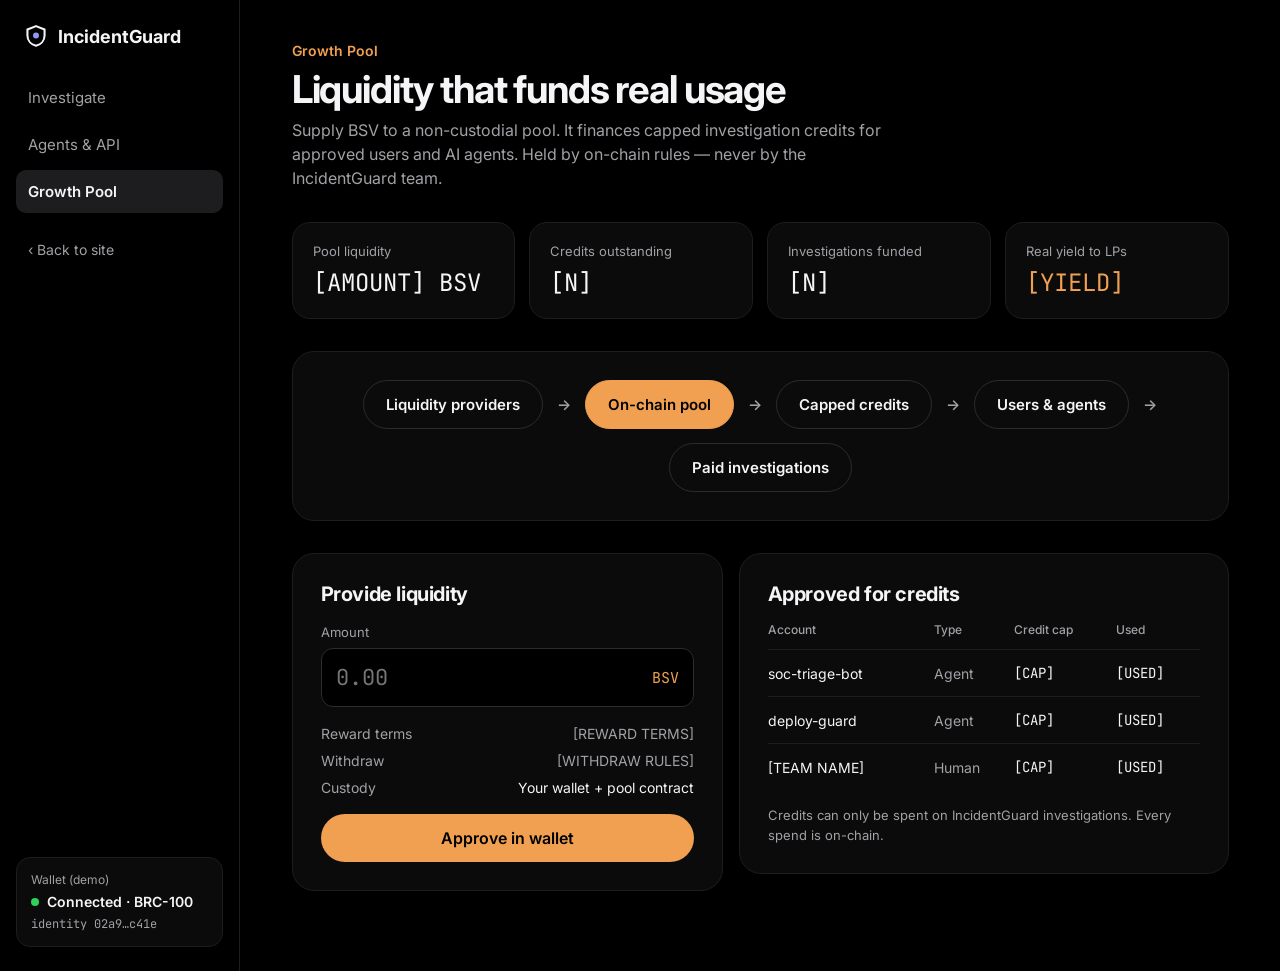
<file: portal/pool.html>
<!doctype html>
<html lang="en">
<head>
<meta charset="utf-8">
<meta name="viewport" content="width=device-width, initial-scale=1">
<title>IncidentGuard — Growth Pool</title>
<link rel="preconnect" href="https://fonts.googleapis.com">
<link href="https://fonts.googleapis.com/css2?family=Inter:wght@400;500;600;700&amp;family=JetBrains+Mono:wght@400;500&amp;display=swap" rel="stylesheet">
<link rel="stylesheet" href="portal.css">
<style>.btn-ember{background:var(--ember);color:#000}.btn-ember:hover{color:#000}</style>
</head>
<body>
<div class="shell">

<aside class="side">
<a class="brand" href="../landing-page/">
<svg width="24" height="24" viewBox="0 0 28 28" fill="none" aria-hidden="true"><path d="M14 2.5 4 6.5v7c0 6 4.3 10.6 10 12 5.7-1.4 10-6 10-12v-7L14 2.5Z" stroke="#F5F5F7" stroke-width="2.4" stroke-linejoin="round"/><circle cx="14" cy="13.5" r="3.5" fill="#8F98F0"/></svg>
IncidentGuard
</a>
<nav class="nav" aria-label="Portal">
<a href="./">Investigate</a>
<a href="agents.html">Agents &amp; API</a>
<a href="pool.html" aria-current="page">Growth Pool</a>
</nav>
<a class="back" href="../landing-page/">‹ Back to site</a>
<div class="wallet">
<span style="font-size:12px" class="muted">Wallet (demo)</span>
<span style="font-size:14px;font-weight:600;display:flex;align-items:center;gap:8px"><span class="dot"></span>Connected · BRC-100</span>
<span class="mono muted" style="font-size:12px">identity 02a9…c41e</span>
</div>
</aside>

<main class="main">

<div>
<span class="eyebrow" style="color:var(--ember)">Growth Pool</span>
<h1 style="margin-top:6px">Liquidity that funds real usage</h1>
<p class="sub">Supply BSV to a non-custodial pool. It finances capped investigation credits for approved users and AI agents. Held by on-chain rules — never by the IncidentGuard team.</p>
</div>

<section aria-label="Pool status" class="grid" style="grid-template-columns:repeat(auto-fit,minmax(180px,1fr))">
<div class="card" style="padding:20px;border-radius:18px;display:flex;flex-direction:column;gap:8px"><span class="muted" style="font-size:13px">Pool liquidity</span><span class="mono" style="font-size:24px">[AMOUNT] BSV</span></div>
<div class="card" style="padding:20px;border-radius:18px;display:flex;flex-direction:column;gap:8px"><span class="muted" style="font-size:13px">Credits outstanding</span><span class="mono" style="font-size:24px">[N]</span></div>
<div class="card" style="padding:20px;border-radius:18px;display:flex;flex-direction:column;gap:8px"><span class="muted" style="font-size:13px">Investigations funded</span><span class="mono" style="font-size:24px">[N]</span></div>
<div class="card" style="padding:20px;border-radius:18px;display:flex;flex-direction:column;gap:8px"><span class="muted" style="font-size:13px">Real yield to LPs</span><span class="mono" style="font-size:24px;color:var(--ember)">[YIELD]</span></div>
</section>

<section aria-label="Flow" class="card" style="display:flex;flex-wrap:wrap;justify-content:center;align-items:center;gap:14px;font-size:15px;font-weight:600">
<span class="pill">Liquidity providers</span>
<span aria-hidden="true" class="muted">→</span>
<span class="pill" style="background:var(--ember);color:#000;border-color:var(--ember)">On-chain pool</span>
<span aria-hidden="true" class="muted">→</span>
<span class="pill">Capped credits</span>
<span aria-hidden="true" class="muted">→</span>
<span class="pill">Users &amp; agents</span>
<span aria-hidden="true" class="muted">→</span>
<span class="pill">Paid investigations</span>
</section>

<section style="display:flex;flex-wrap:wrap;gap:16px;align-items:flex-start">
<form aria-label="Provide liquidity" class="card" style="flex:1 1 320px;display:flex;flex-direction:column;gap:18px" onsubmit="return false">
<h2 style="margin:0;font-size:20px;letter-spacing:-.02em">Provide liquidity</h2>
<div style="display:flex;flex-direction:column;gap:8px">
<label for="amt" class="muted" style="font-size:13px">Amount</label>
<div style="display:flex;align-items:center;background:#000;border:1px solid var(--line2);border-radius:12px;padding:0 14px">
<input id="amt" type="text" inputmode="decimal" placeholder="0.00" class="mono" style="flex:1;min-width:0;font-size:22px;color:var(--text);background:transparent;border:0;padding:14px 0;outline:none">
<span class="mono" style="font-size:15px;color:var(--ember)">BSV</span>
</div>
</div>
<dl class="kv" style="font-size:14px;gap:10px 16px">
<dt>Reward terms</dt><dd class="placeholder">[REWARD TERMS]</dd>
<dt>Withdraw</dt><dd class="placeholder">[WITHDRAW RULES]</dd>
<dt>Custody</dt><dd>Your wallet + pool contract</dd>
</dl>
<button type="button" class="btn btn-ember" style="justify-content:center">Approve in wallet</button>
</form>

<div class="card" style="flex:999 1 420px;min-width:0;display:flex;flex-direction:column;gap:16px">
<h2 style="margin:0;font-size:20px;letter-spacing:-.02em">Approved for credits</h2>
<div style="overflow-x:auto">
<table style="width:100%;border-collapse:collapse;font-size:14px;min-width:420px">
<thead><tr class="muted" style="text-align:left;font-size:12px"><th scope="col" style="font-weight:500;padding:0 0 12px">Account</th><th scope="col" style="font-weight:500;padding:0 0 12px">Type</th><th scope="col" style="font-weight:500;padding:0 0 12px">Credit cap</th><th scope="col" style="font-weight:500;padding:0 0 12px">Used</th></tr></thead>
<tbody>
<tr style="border-top:1px solid var(--line)"><td style="padding:14px 0">soc-triage-bot</td><td class="muted" style="padding:14px 0">Agent</td><td class="mono" style="padding:14px 0">[CAP]</td><td class="mono" style="padding:14px 0">[USED]</td></tr>
<tr style="border-top:1px solid var(--line)"><td style="padding:14px 0">deploy-guard</td><td class="muted" style="padding:14px 0">Agent</td><td class="mono" style="padding:14px 0">[CAP]</td><td class="mono" style="padding:14px 0">[USED]</td></tr>
<tr style="border-top:1px solid var(--line)"><td style="padding:14px 0">[TEAM NAME]</td><td class="muted" style="padding:14px 0">Human</td><td class="mono" style="padding:14px 0">[CAP]</td><td class="mono" style="padding:14px 0">[USED]</td></tr>
</tbody>
</table>
</div>
<p class="muted" style="margin:0;font-size:13px;line-height:1.5">Credits can only be spent on IncidentGuard investigations. Every spend is on-chain.</p>
</div>
</section>

</main>
</div>
</body>
</html>
</file>
<file: assets/site.css>
:root{--accent:#5049E8;--accent-text:#8F98F0;--ember:#F0A050;--card:#0B0B0C;--line:#1D1D1F;--line2:#2C2C2E;--text:#F5F5F7;--muted:#A1A1A6;--dim:#6E6E73;--ok:#30D158}
*{box-sizing:border-box}
html{scroll-behavior:smooth;scroll-padding-top:88px}
body{margin:0;background:#000;color:var(--text);font-family:Inter,system-ui,sans-serif;-webkit-font-smoothing:antialiased}
a{color:var(--accent-text)}a:hover{color:#fff}
header.top{position:sticky;top:0;z-index:10;background:rgba(0,0,0,.8);backdrop-filter:saturate(180%) blur(20px);-webkit-backdrop-filter:saturate(180%) blur(20px);border-bottom:1px solid var(--line)}
header.top nav{padding:0 clamp(20px,3vw,48px);min-height:72px;display:flex;align-items:center;justify-content:space-between;gap:16px;flex-wrap:wrap}
.brand{display:flex;align-items:center;gap:10px;text-decoration:none;font-weight:700;font-size:20px;letter-spacing:-.01em;color:var(--text)}
.links{display:flex;align-items:center;gap:clamp(18px,2.4vw,36px);font-size:16px;font-weight:500}
.links a{text-decoration:none;color:var(--muted)}.links a:hover,.links a[aria-current]{color:var(--text)}
.cta{text-decoration:none;background:var(--accent);color:#fff !important;padding:11px 22px;border-radius:980px;font-weight:600;transition:filter .15s;display:inline-block}.cta:hover{filter:brightness(1.15)}
.hero{padding:clamp(72px,12vh,120px) 24px clamp(40px,6vh,64px);text-align:center;display:flex;flex-direction:column;align-items:center;gap:18px;animation:rise .8s cubic-bezier(.2,.7,.2,1) both}
.eyebrow{margin:0;font-size:19px;font-weight:600;color:var(--accent-text)}
h1{margin:0;font-size:clamp(44px,7vw,88px);line-height:1.02;letter-spacing:-.045em;font-weight:700}
.lead{margin:0;max-width:40ch;font-size:clamp(18px,2vw,22px);line-height:1.45;color:var(--muted);font-weight:500}
.wrap{max-width:820px;margin:0 auto;padding:0 24px 120px;animation:rise .8s .1s cubic-bezier(.2,.7,.2,1) both}
.wrap.wide{max-width:1024px}
.prose h2{font-size:28px;letter-spacing:-.025em;margin:56px 0 12px}
.prose h3{font-size:19px;letter-spacing:-.01em;margin:32px 0 8px}
.prose p,.prose li{font-size:17px;line-height:1.65;color:#D1D1D6}
.prose ul{padding-left:22px}
.note{background:var(--card);border:1px solid var(--line);border-left:3px solid var(--ember);border-radius:14px;padding:16px 20px;font-size:15px;line-height:1.55;color:var(--muted);margin:0 0 8px}
.card{background:var(--card);border:1px solid var(--line);border-radius:22px;padding:28px}
.grid{display:grid;grid-template-columns:repeat(auto-fit,minmax(220px,1fr));gap:16px}
code,pre,.mono{font-family:'JetBrains Mono',monospace}
code{font-size:.9em;background:var(--line);padding:2px 6px;border-radius:6px;color:#E5E5EA}
pre{margin:12px 0 0;overflow-x:auto;background:#0B0B0C;border:1px solid var(--line);border-radius:14px;padding:18px;font-size:13.5px;line-height:1.7;color:#D1D1D6}
pre code{background:none;padding:0}
.k{color:var(--dim)}
table{width:100%;border-collapse:collapse;font-size:15px;margin-top:12px}
th{text-align:left;font-weight:500;color:var(--muted);font-size:13px;padding:0 12px 10px 0}
td{padding:12px 12px 12px 0;border-top:1px solid var(--line);vertical-align:top;color:#D1D1D6}
.method{font-family:'JetBrains Mono',monospace;font-size:12px;font-weight:600;border-radius:6px;padding:3px 8px;margin-right:8px}
.post{background:#1E1C4A;color:var(--accent-text)}.get{background:#0F2A1A;color:var(--ok)}
.toc{display:flex;flex-wrap:wrap;gap:8px;justify-content:center}
.toc a{text-decoration:none;color:var(--muted);border:1px solid var(--line2);border-radius:980px;padding:8px 14px;font-size:14px}.toc a:hover{color:var(--text);border-color:#48484A}
.ph{color:var(--ember)}
footer{border-top:1px solid var(--line);background:var(--card)}
footer .in{max-width:1024px;margin:0 auto;padding:40px 24px;display:flex;flex-wrap:wrap;justify-content:space-between;gap:24px;font-size:13px;color:var(--muted)}
footer nav{display:flex;flex-wrap:wrap;gap:10px 22px}
footer a{color:var(--muted);text-decoration:none}footer a:hover{color:var(--text)}
@keyframes rise{from{opacity:0;transform:translateY(24px)}to{opacity:1;transform:none}}
@media (prefers-reduced-motion:reduce){.hero,.wrap{animation:none}html{scroll-behavior:auto}}
@media (max-width:620px){.links a:not(.cta){display:none}}
</file>
<file: portal/portal.css>
/* IncidentGuard portal — shared styles (Apple-style black, diagram accents) */
:root{
  --accent:#5049E8;        /* neon indigo: buttons, active states */
  --accent-text:#8F98F0;   /* lavender: highlighted text */
  --ember:#F0A050;         /* Growth Pool only */
  --bg:#000; --card:#0B0B0C; --line:#1D1D1F; --line2:#2C2C2E;
  --text:#F5F5F7; --muted:#A1A1A6; --ok:#30D158;
}
*{box-sizing:border-box}
[hidden]{display:none !important}
body{margin:0;background:var(--bg);color:var(--text);font-family:Inter,system-ui,sans-serif;-webkit-font-smoothing:antialiased}
a{color:var(--text)}a:hover{color:#fff}
button{font-family:inherit;cursor:pointer}
textarea:focus-visible,button:focus-visible,a:focus-visible,input:focus-visible{outline:2px solid var(--accent-text);outline-offset:2px}
.mono{font-family:'JetBrains Mono',monospace}
.muted{color:var(--muted)}

/* layout */
.shell{min-height:100vh;display:flex;flex-wrap:wrap}
.side{flex:1 1 240px;max-width:100%;padding:24px 16px;border-right:1px solid var(--line);display:flex;flex-direction:column;gap:28px}
.brand{display:flex;align-items:center;gap:10px;text-decoration:none;font-weight:700;font-size:18px;padding:0 8px}
.nav{display:flex;flex-direction:column;gap:4px;font-size:15px}
.nav a{text-decoration:none;color:var(--muted);padding:12px;border-radius:10px;transition:background .15s,color .15s}
.nav a:hover{background:#111113;color:var(--text)}
.nav a[aria-current="page"]{background:var(--line);color:var(--text);font-weight:600}
.back{font-size:14px;color:var(--muted);text-decoration:none;padding:0 12px}
.back:hover{color:var(--text)}
.wallet{margin-top:auto;background:var(--card);border:1px solid var(--line);border-radius:14px;padding:14px;display:flex;flex-direction:column;gap:6px}
.dot{width:8px;height:8px;border-radius:50%;background:var(--ok);display:inline-block}
.main{flex:999 1 560px;min-width:0;padding:40px clamp(20px,4vw,64px) 80px;display:flex;flex-direction:column;gap:32px}
.head{display:flex;flex-wrap:wrap;justify-content:space-between;align-items:flex-end;gap:16px}
h1{margin:0;font-size:clamp(30px,3vw,40px);letter-spacing:-.03em;font-weight:700}
.sub{margin:6px 0 0;font-size:16px;color:var(--muted);line-height:1.5;max-width:62ch}
.eyebrow{font-size:14px;font-weight:600;color:var(--accent-text)}

/* building blocks */
.card{background:var(--card);border:1px solid var(--line);border-radius:22px;padding:28px}
.chip{background:var(--line);border-radius:14px;padding:14px}
.grid{display:grid;gap:14px}
.btn{font-size:16px;font-weight:600;color:#fff;background:var(--accent);border:0;border-radius:980px;padding:14px 26px;min-height:48px;text-decoration:none;display:inline-flex;align-items:center;transition:filter .15s}
.btn:hover{filter:brightness(1.15);color:#fff}
.btn:disabled{background:var(--line);color:var(--muted);cursor:not-allowed;filter:none}
.btn-ghost{font-size:16px;color:var(--text);background:transparent;border:1px solid var(--line2);border-radius:980px;padding:14px 22px;min-height:48px}
.btn-soft{font-size:14px;color:var(--text);background:var(--line);border:0;border-radius:980px;padding:10px 16px;min-height:44px}
.btn-danger{font-size:14px;color:#FF6961;background:transparent;border:1px solid var(--line2);border-radius:980px;padding:10px 16px;min-height:44px}
.pill{border:1px solid var(--line2);border-radius:980px;padding:14px 22px}
dl.kv{margin:0;display:grid;grid-template-columns:auto 1fr;gap:12px 24px;font-size:15px}
dl.kv dt{color:var(--muted)} dl.kv dd{margin:0;text-align:right}
.placeholder{color:var(--muted)}

/* page fade-in */
.main>*{animation:rise .6s cubic-bezier(.2,.7,.2,1) both}
.main>*:nth-child(2){animation-delay:.05s}.main>*:nth-child(3){animation-delay:.1s}.main>*:nth-child(4){animation-delay:.15s}.main>*:nth-child(5){animation-delay:.2s}
@keyframes rise{from{opacity:0;transform:translateY(16px)}to{opacity:1;transform:none}}
.view{animation:rise .45s cubic-bezier(.2,.7,.2,1) both}
@media (prefers-reduced-motion:reduce){.main>*,.view{animation:none}}

/* phones: sidebar becomes a top bar */
@media (max-width:820px){
  .side{flex-basis:100%;border-right:0;border-bottom:1px solid var(--line);flex-direction:row;flex-wrap:wrap;align-items:center;gap:12px}
  .nav{flex-direction:row;flex-wrap:wrap}
  .wallet,.back{display:none}
}
</file>
